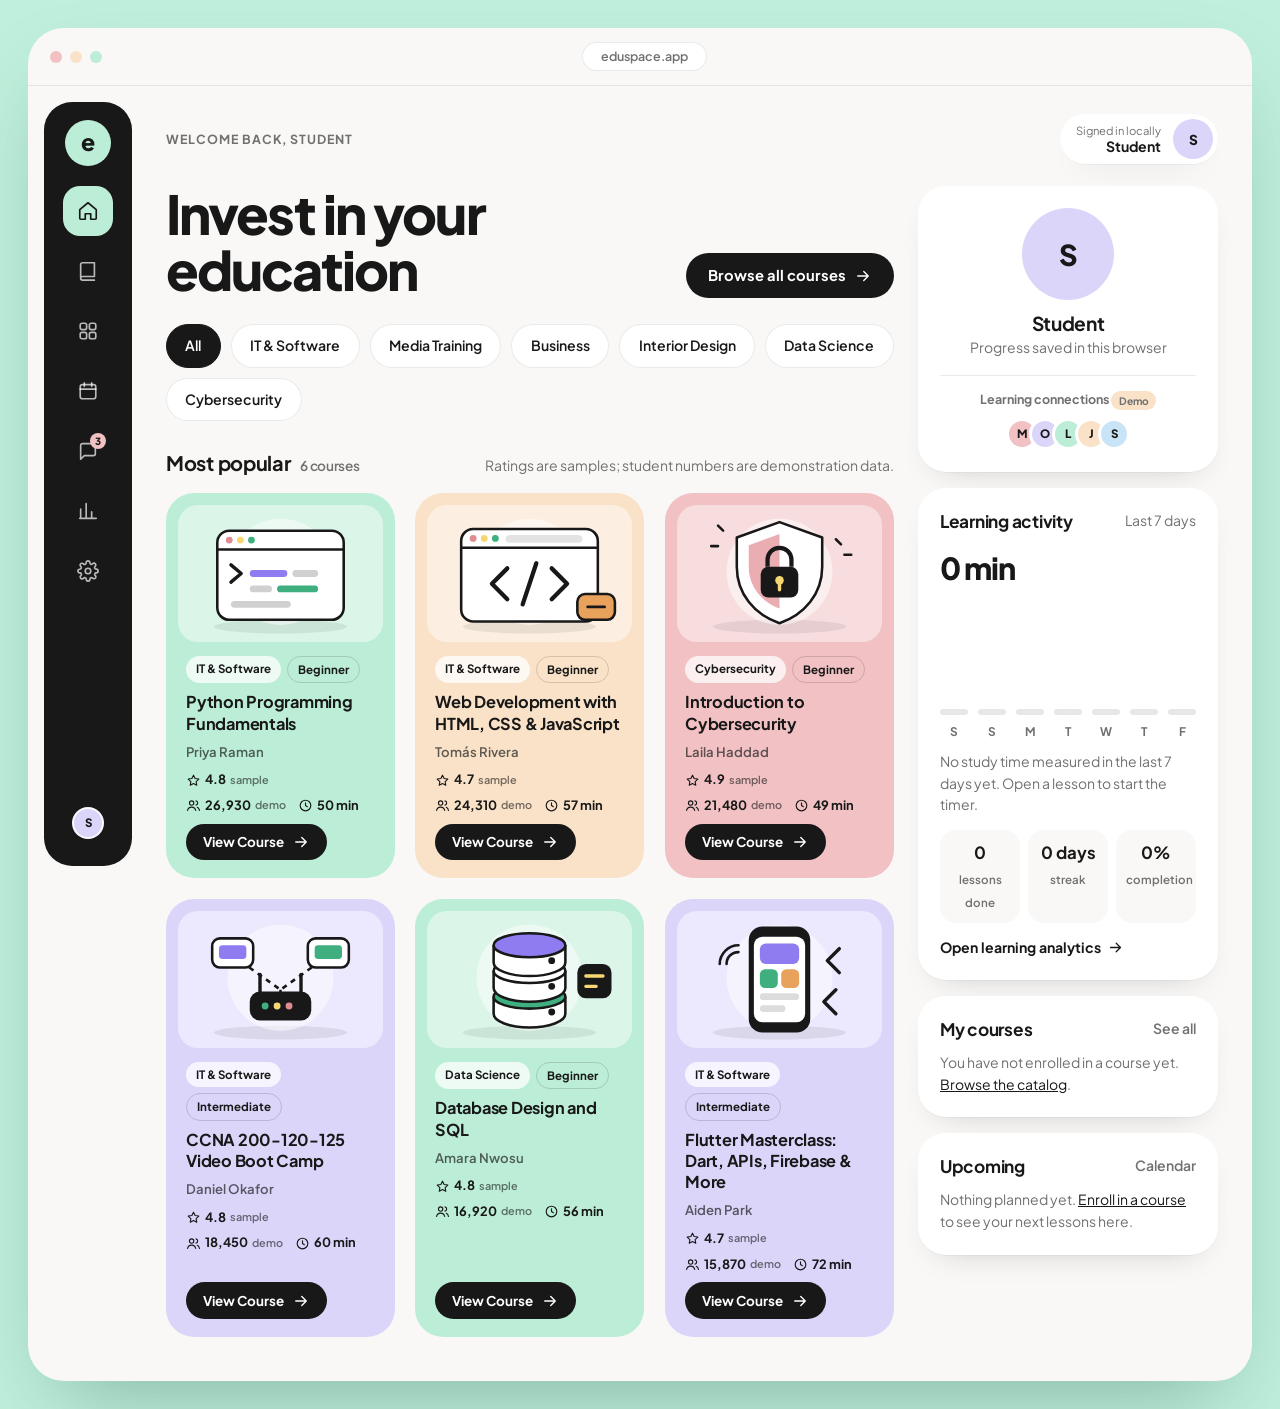
<file: index.html>
<!DOCTYPE html>
<!--
  ============================================================
  FILE: index.html
  ============================================================
  1. PURPOSE: Home dashboard: category filters, most popular courses and the student's learning panel.
  2. MAIN FUNCTIONALITY: category chips (course_category_selected), popular course grid (course_list_viewed, course_selected), right panel with demo connections, weekly measured study chart, My Courses and upcoming activities.
  3. IMPORTANT SECTIONS: browser-style window > sidebar (shared) > top bar
     (shared) > <main> (this page) > Messages dialog, consent banner,
     toast (shared) > scripts.
  4. DEPENDENCIES: assets/css/style.css, animations.css, responsive.css;
     scripts (all "defer", run in this order): config.js -> course-data.js
     -> analytics.js -> progress.js -> main.js -> courses.js -> lessons.js
     -> quizzes.js -> dashboard.js -> account.js. Font: Plus Jakarta Sans.
  5. HOW TO CUSTOMIZE: page text is here; courses, lessons and quizzes are
     in assets/js/course-data.js; settings in assets/js/config.js. Every
     button is described in a comment and in BUTTON_GUIDE.md.
  6. HOW ANALYTICS IS INTEGRATED: see "GA4 AND GTM INTEGRATION SECTION"
     below and the noscript slot right after <body>. GTM is inserted by
     assets/js/analytics.js only with a real ID and the student's consent.
  ============================================================
-->
<html lang="en">
<head>
  <meta charset="utf-8">
  <meta name="viewport" content="width=device-width, initial-scale=1">
  <title>EduSpace | Invest in your education</title>
  <meta name="description" content="EduSpace - demonstration online learning platform with courses, lessons, quizzes and progress tracking.">

  <!-- ==========================================
       GA4 AND GTM INTEGRATION SECTION
       ==========================================
       Google Tag Manager is NOT pasted here as a static snippet. It is
       inserted by assets/js/analytics.js -> loadGoogleTagManager() so that
       it loads only when:
         1. SITE_CONFIG.analytics.gtmContainerId (config.js) is a real ID
            instead of the placeholder GTM-XXXXXXX, and
         2. the student clicked "Accept" (or allowed analytics in Settings).
       GA4 (G-XXXXXXXXXX) is configured INSIDE GTM with a Google tag, so
       there is no gtag.js here and GA4 cannot be counted twice.
       Page views: one per page load (home), sent by the GA4 Google tag.
       ========================================== -->

  <link rel="preconnect" href="https://fonts.googleapis.com">
  <link rel="preconnect" href="https://fonts.gstatic.com" crossorigin>
  <link href="https://fonts.googleapis.com/css2?family=Plus+Jakarta+Sans:wght@400;500;600;700;800&display=swap" rel="stylesheet">
  <link rel="stylesheet" href="assets/css/style.css">
  <link rel="stylesheet" href="assets/css/animations.css">
  <link rel="stylesheet" href="assets/css/responsive.css">
  <link rel="icon" href="assets/images/favicon.svg" type="image/svg+xml">
  <script src="assets/js/config.js" defer></script>
  <script src="assets/js/course-data.js" defer></script>
  <script src="assets/js/analytics.js" defer></script>
  <script src="assets/js/progress.js" defer></script>
  <script src="assets/js/main.js" defer></script>
  <script src="assets/js/courses.js" defer></script>
  <script src="assets/js/lessons.js" defer></script>
  <script src="assets/js/quizzes.js" defer></script>
  <script src="assets/js/dashboard.js" defer></script>
  <script src="assets/js/account.js" defer></script>
</head>
<body data-page="home">
  <!-- GTM NOSCRIPT SLOT (Google Tag Manager, for visitors without JavaScript).
       After you have a real container ID, you MAY replace this comment with:
       <noscript><iframe src="https://www.googletagmanager.com/ns.html?id=GTM-XXXXXXX"
       height="0" width="0" style="display:none;visibility:hidden"></iframe></noscript>
       Note: it bypasses the consent banner, so only add it if your consent
       rules allow that. -->
  <a class="skip-link" href="#main">Skip to content</a>
  <svg width="0" height="0" style="position:absolute" aria-hidden="true" focusable="false"><symbol id="i-home" viewBox="0 0 24 24"><path d="M3 10.5 12 3l9 7.5V20a1 1 0 0 1-1 1h-5v-6h-6v6H4a1 1 0 0 1-1-1z"/></symbol><symbol id="i-book" viewBox="0 0 24 24"><path d="M4 19.5V5a2 2 0 0 1 2-2h13v15H6a2 2 0 0 0-2 2 2 2 0 0 0 2 2h13"/></symbol><symbol id="i-grid" viewBox="0 0 24 24"><rect x="3.5" y="3.5" width="7" height="7" rx="2"/><rect x="13.5" y="3.5" width="7" height="7" rx="2"/><rect x="3.5" y="13.5" width="7" height="7" rx="2"/><rect x="13.5" y="13.5" width="7" height="7" rx="2"/></symbol><symbol id="i-calendar" viewBox="0 0 24 24"><rect x="3.5" y="5" width="17" height="15.5" rx="2.5"/><path d="M3.5 10h17M8 3v4M16 3v4"/></symbol><symbol id="i-message" viewBox="0 0 24 24"><path d="M20 15a2 2 0 0 1-2 2H8l-4 4V6a2 2 0 0 1 2-2h12a2 2 0 0 1 2 2z"/></symbol><symbol id="i-chart" viewBox="0 0 24 24"><path d="M4 20V10M10 20V4M16 20v-7M21 20H3"/></symbol><symbol id="i-settings" viewBox="0 0 24 24"><circle cx="12" cy="12" r="3"/><path d="M19.4 15a1.7 1.7 0 0 0 .3 1.8l.1.1a2 2 0 1 1-2.8 2.8l-.1-.1a1.7 1.7 0 0 0-1.8-.3 1.7 1.7 0 0 0-1 1.5V21a2 2 0 1 1-4 0v-.1a1.7 1.7 0 0 0-1.1-1.5 1.7 1.7 0 0 0-1.8.3l-.1.1a2 2 0 1 1-2.8-2.8l.1-.1a1.7 1.7 0 0 0 .3-1.8 1.7 1.7 0 0 0-1.5-1H3a2 2 0 1 1 0-4h.1a1.7 1.7 0 0 0 1.5-1.1 1.7 1.7 0 0 0-.3-1.8l-.1-.1a2 2 0 1 1 2.8-2.8l.1.1a1.7 1.7 0 0 0 1.8.3H9a1.7 1.7 0 0 0 1-1.5V3a2 2 0 1 1 4 0v.1a1.7 1.7 0 0 0 1 1.5 1.7 1.7 0 0 0 1.8-.3l.1-.1a2 2 0 1 1 2.8 2.8l-.1.1a1.7 1.7 0 0 0-.3 1.8V9a1.7 1.7 0 0 0 1.5 1H21a2 2 0 1 1 0 4h-.1a1.7 1.7 0 0 0-1.5 1z"/></symbol><symbol id="i-user" viewBox="0 0 24 24"><circle cx="12" cy="8" r="4"/><path d="M4 21c.8-4 3.9-6 8-6s7.2 2 8 6"/></symbol><symbol id="i-users" viewBox="0 0 24 24"><circle cx="9" cy="8" r="3.5"/><path d="M2.5 20c.6-3.5 3-5.5 6.5-5.5s5.9 2 6.5 5.5M16 4.6a3.5 3.5 0 0 1 0 6.8M18 14.8c2 .7 3.2 2.5 3.5 5.2"/></symbol><symbol id="i-star" viewBox="0 0 24 24"><path d="M12 3.5l2.6 5.3 5.9.9-4.3 4.1 1 5.8L12 16.9l-5.2 2.7 1-5.8-4.3-4.1 5.9-.9z"/></symbol><symbol id="i-clock" viewBox="0 0 24 24"><circle cx="12" cy="12" r="8.5"/><path d="M12 7.5V12l3 2"/></symbol><symbol id="i-arrow" viewBox="0 0 24 24"><path d="M5 12h14M13 6l6 6-6 6"/></symbol><symbol id="i-arrow-left" viewBox="0 0 24 24"><path d="M19 12H5M11 6l-6 6 6 6"/></symbol><symbol id="i-plus" viewBox="0 0 24 24"><path d="M12 5v14M5 12h14"/></symbol><symbol id="i-check" viewBox="0 0 24 24"><path d="M5 12.5l4.5 4.5L19 7.5"/></symbol><symbol id="i-circle" viewBox="0 0 24 24"><circle cx="12" cy="12" r="8"/></symbol><symbol id="i-quiz" viewBox="0 0 24 24"><circle cx="12" cy="12" r="9"/><path d="M9.5 9.5a2.5 2.5 0 1 1 3.4 2.3c-.6.3-.9.8-.9 1.4v.6M12 17h.01"/></symbol><symbol id="i-play" viewBox="0 0 24 24"><path d="M7 4.5v15l12-7.5z"/></symbol><symbol id="i-text" viewBox="0 0 24 24"><path d="M4 6h16M4 12h16M4 18h10"/></symbol><symbol id="i-pencil" viewBox="0 0 24 24"><path d="M16.5 3.5a2.1 2.1 0 0 1 3 3L8 18l-4 1 1-4z"/></symbol><symbol id="i-award" viewBox="0 0 24 24"><circle cx="12" cy="9" r="6"/><path d="M8.5 14 7 22l5-3 5 3-1.5-8"/></symbol><symbol id="i-x" viewBox="0 0 24 24"><path d="M6 6l12 12M18 6 6 18"/></symbol><symbol id="i-refresh" viewBox="0 0 24 24"><path d="M20 11a8 8 0 0 0-14.6-4.5L4 8M4 4v4h4M4 13a8 8 0 0 0 14.6 4.5L20 16M20 20v-4h-4"/></symbol><symbol id="i-flame" viewBox="0 0 24 24"><path d="M12 21c-3.6 0-6-2.4-6-5.6 0-3.6 3-5.4 3.6-9.4 2.6 1.6 3.4 3.8 3.2 5.6 1-.6 1.7-1.7 1.9-2.9 1.9 1.6 3.3 3.8 3.3 6.7C18 18.6 15.6 21 12 21z"/></symbol><symbol id="i-menu" viewBox="0 0 24 24"><path d="M4 7h16M4 12h16M4 17h16"/></symbol><symbol id="i-search" viewBox="0 0 24 24"><circle cx="11" cy="11" r="7"/><path d="m20 20-3.5-3.5"/></symbol><symbol id="i-chevron-left" viewBox="0 0 24 24"><path d="M15 5l-7 7 7 7"/></symbol><symbol id="i-chevron-right" viewBox="0 0 24 24"><path d="M9 5l7 7-7 7"/></symbol><symbol id="i-download" viewBox="0 0 24 24"><path d="M12 4v11M7 10l5 5 5-5M5 20h14"/></symbol><symbol id="i-trash" viewBox="0 0 24 24"><path d="M4 7h16M9 7V4h6v3M6 7l1 13h10l1-13"/></symbol><symbol id="i-sparkle" viewBox="0 0 24 24"><path d="M12 3l1.8 5.2L19 10l-5.2 1.8L12 17l-1.8-5.2L5 10l5.2-1.8zM19 16l.8 2.2L22 19l-2.2.8L19 22l-.8-2.2L16 19l2.2-.8z"/></symbol><symbol id="i-shield" viewBox="0 0 24 24"><path d="M12 3 4.5 6v5.5c0 4.7 3.2 8.4 7.5 9.5 4.3-1.1 7.5-4.8 7.5-9.5V6z"/></symbol></svg>
  <!-- APP WINDOW: the floating, browser-style container of the reference design. -->
  <div class="app">
    <div class="app__chrome" aria-hidden="true"><span></span><span></span><span></span><p>eduspace.app</p></div>
    <div class="app__frame">
  <!-- SIDEBAR: compact black navigation. On screens under 860 px it becomes an animated drawer
       (setSidebarOpen() in main.js). Tooltips are CSS-only (data-tooltip) and also appear on keyboard focus. -->
  <aside class="sidebar" id="sidebar" aria-label="Main navigation">
    <a class="sidebar__logo" href="index.html" aria-label="EduSpace home" data-tooltip="EduSpace home"><span class="logo-mark" aria-hidden="true">e</span><span class="nav-item__label">EduSpace</span></a>
    <!-- BUTTON: close drawer (small screens only). Analytics: none. -->
    <button type="button" class="sidebar__close icon-btn" id="sidebar-close" aria-label="Close menu"><svg class="icon" aria-hidden="true"><use href="#i-x"></use></svg></button>
    <ul class="sidebar__list">
      <!-- LINK: Home -> index.html. Analytics: page_view of that page (GA4 Google tag in GTM). -->
      <li><a class="nav-item" href="index.html" data-nav="home" data-tooltip="Home: popular courses and your learning summary" aria-label="Home"><svg class="icon" aria-hidden="true"><use href="#i-home"></use></svg><span class="nav-item__label">Home</span></a></li>
      <!-- LINK: My Courses -> catalog.html?mine=1. Analytics: page_view of that page (GA4 Google tag in GTM). -->
      <li><a class="nav-item" href="catalog.html?mine=1" data-nav="my-courses" data-tooltip="My Courses: only the courses you enrolled in" aria-label="My Courses"><svg class="icon" aria-hidden="true"><use href="#i-book"></use></svg><span class="nav-item__label">My Courses</span></a></li>
      <!-- LINK: Course Catalog -> catalog.html. Analytics: page_view of that page (GA4 Google tag in GTM). -->
      <li><a class="nav-item" href="catalog.html" data-nav="catalog" data-tooltip="Course Catalog: search and filter all courses" aria-label="Course Catalog"><svg class="icon" aria-hidden="true"><use href="#i-grid"></use></svg><span class="nav-item__label">Course Catalog</span></a></li>
      <!-- LINK: Learning Calendar -> dashboard.html#calendar. Analytics: page_view of that page (GA4 Google tag in GTM). -->
      <li><a class="nav-item" href="dashboard.html#calendar" data-nav="calendar" data-tooltip="Learning Calendar: study days and planned sessions" aria-label="Learning Calendar"><svg class="icon" aria-hidden="true"><use href="#i-calendar"></use></svg><span class="nav-item__label">Learning Calendar</span></a></li>
      <!-- BUTTON: Messages - opens the demonstration inbox (openMessages() in main.js). Analytics: none. -->
      <li><button type="button" class="nav-item" id="messages-btn" data-tooltip="Messages: demonstration inbox" aria-label="Messages"><svg class="icon" aria-hidden="true"><use href="#i-message"></use></svg><span class="nav-item__label">Messages</span><span class="nav-item__badge" aria-hidden="true">3</span></button></li>
      <!-- LINK: Learning Analytics -> dashboard.html. Analytics: page_view of that page (GA4 Google tag in GTM). -->
      <li><a class="nav-item" href="dashboard.html" data-nav="dashboard" data-tooltip="Learning Analytics: your progress, study time and quiz results" aria-label="Learning Analytics"><svg class="icon" aria-hidden="true"><use href="#i-chart"></use></svg><span class="nav-item__label">Learning Analytics</span></a></li>
      <!-- LINK: Settings -> settings.html. Analytics: page_view of that page (GA4 Google tag in GTM). -->
      <li><a class="nav-item" href="settings.html" data-nav="settings" data-tooltip="Settings: motion, analytics consent and your data" aria-label="Settings"><svg class="icon" aria-hidden="true"><use href="#i-settings"></use></svg><span class="nav-item__label">Settings</span></a></li>
    </ul>
    <!-- LINK: Student Profile -> profile.html. Analytics: page_view. -->
    <a class="sidebar__profile nav-item" href="profile.html" data-nav="profile" data-tooltip="Student Profile: name, goal, completion record and notes" aria-label="Student Profile">
      <span class="avatar avatar--sm" data-student-avatar>S</span><span class="nav-item__label">Student Profile</span>
    </a>
  </aside>
  <div class="sidebar-overlay" id="sidebar-overlay" aria-hidden="true"></div>
  <div class="app__body">
    <!-- TOP BAR: menu button (small screens), page title, sample-data badge, student chip. -->
    <header class="topbar">
      <!-- BUTTON: open the navigation drawer (setSidebarOpen in main.js). Analytics: none. -->
      <button type="button" class="icon-btn topbar__menu" id="menu-toggle" aria-label="Open menu" aria-controls="sidebar" aria-expanded="false"><svg class="icon" aria-hidden="true"><use href="#i-menu"></use></svg></button>
      <div class="topbar__title"><p class="eyebrow">Welcome back, <span data-student-name>Student</span></p></div>
      <span class="badge badge--sample" data-sample-badge hidden data-tooltip="Loaded from Settings. These numbers were not measured."><svg class="icon" aria-hidden="true"><use href="#i-sparkle"></use></svg>Sample data</span>
      <!-- LINK: student chip -> profile.html. Analytics: page_view. -->
      <a class="student-chip" href="profile.html" aria-label="Open your profile">
        <span class="student-chip__text"><small>Signed in locally</small><strong data-student-name>Student</strong></span>
        <span class="avatar" data-student-avatar>S</span>
      </a>
    </header>
    <main class="home" id="main">
      <section class="home__main" aria-labelledby="home-title">
        <div class="home__intro">
          <h1 id="home-title" class="display">Invest in your<br>education</h1>
          <!-- LINK: Browse all courses -> catalog.html. Analytics: page_view + course_list_viewed there. -->
          <a class="btn btn--dark" href="catalog.html">Browse all courses <svg class="icon" aria-hidden="true"><use href="#i-arrow"></use></svg></a>
        </div>
        <!-- CATEGORY CHIPS: rendered by renderCategoryChips() in courses.js.
             Each chip -> handleCategorySelection() -> event course_category_selected (only when the category changes). -->
        <div class="chips" id="home-chips" role="group" aria-label="Filter courses by category"></div>
        <div class="section-head">
          <h2>Most popular <span class="count" id="popular-count"></span></h2>
          <p class="muted small">Ratings are samples; student numbers are demonstration data.</p>
        </div>
        <!-- POPULAR GRID: course cards from renderCourseCard(). "View Course" -> course_selected. -->
        <div class="course-grid" id="popular-grid" aria-live="polite"></div>
      </section>

      <!-- RIGHT PANEL: filled by renderSidePanel() in dashboard.js from saved progress. No events. -->
      <aside class="side-panel" id="side-panel" aria-label="Your learning summary">
        <div class="panel profile-card">
          <span class="avatar avatar--xl" data-student-avatar>S</span>
          <h2 data-student-name>Student</h2>
          <p class="muted small">Progress saved in this browser</p>
          <div class="connections">
            <p class="label">Learning connections <span class="tag tag--tiny">Demo</span></p>
            <ul class="avatar-stack" id="panel-connections"></ul>
          </div>
        </div>
        <div class="panel">
          <div class="panel__head"><h2>Learning activity</h2><span class="muted small">Last 7 days</span></div>
          <p class="big-number" id="panel-week-total">0 min</p>
          <div class="chart chart--sm" id="panel-chart"></div>
          <p class="muted small" id="panel-chart-note"></p>
          <ul class="mini-stats">
            <li><strong id="panel-stat-lessons">0</strong><span>lessons done</span></li>
            <li><strong id="panel-stat-streak">0 days</strong><span>streak</span></li>
            <li><strong id="panel-stat-progress">0%</strong><span>completion</span></li>
          </ul>
          <!-- LINK: Open learning analytics -> dashboard.html. Analytics: page_view + learning_dashboard_viewed. -->
          <a class="link-arrow" href="dashboard.html">Open learning analytics <svg class="icon" aria-hidden="true"><use href="#i-arrow"></use></svg></a>
        </div>
        <div class="panel">
          <div class="panel__head"><h2>My courses</h2><a class="muted small" href="catalog.html?mine=1">See all</a></div>
          <ul class="mini-courses" id="panel-courses"></ul>
        </div>
        <div class="panel">
          <div class="panel__head"><h2>Upcoming</h2><a class="muted small" href="dashboard.html#calendar">Calendar</a></div>
          <ul class="upcoming" id="panel-upcoming"></ul>
        </div>
      </aside>
    </main>
  </div>
    </div>
  </div>

  <!-- MESSAGES DIALOG (demonstration inbox, filled by openMessages() in main.js). Analytics: none. -->
  <dialog class="dialog" id="messages-dialog" aria-labelledby="messages-title">
    <div class="dialog__head">
      <h2 id="messages-title">Messages</h2>
      <!-- BUTTON: close the dialog. Analytics: none. -->
      <button type="button" class="icon-btn" data-close-dialog aria-label="Close messages"><svg class="icon" aria-hidden="true"><use href="#i-x"></use></svg></button>
    </div>
    <p class="muted small">Demonstration messages. Nothing is sent or received on this platform.</p>
    <ul class="messages" id="messages-list"></ul>
    <form class="message-reply" onsubmit="return false">
      <label class="visually-hidden" for="reply-input">Reply</label>
      <input id="reply-input" type="text" placeholder="Replying is disabled in demo mode" disabled>
      <button type="button" class="btn btn--dark btn--sm" disabled>Send</button>
    </form>
  </dialog>

  <!-- CONSENT BANNER: shown only when a real GTM ID is set and no choice was made yet (analytics.js). -->
  <div class="consent" id="consent-banner" role="region" aria-label="Analytics consent" hidden>
    <p>We would like to measure how the platform is used with Google Analytics (anonymous course and lesson ids only, no names or answers). <a href="settings.html">Settings</a></p>
    <div class="btn-row">
      <!-- BUTTON: Decline -> handleConsentChoice("denied"). GTM never loads. -->
      <button type="button" class="btn btn--light btn--sm" id="consent-decline-btn">Decline</button>
      <!-- BUTTON: Accept -> handleConsentChoice("granted"). GTM loads; GA4 sends page_view. -->
      <button type="button" class="btn btn--dark btn--sm" id="consent-accept-btn">Accept</button>
    </div>
  </div>

  <div class="toast" id="toast" role="status" aria-live="polite"></div>
</body>
</html>
</file>
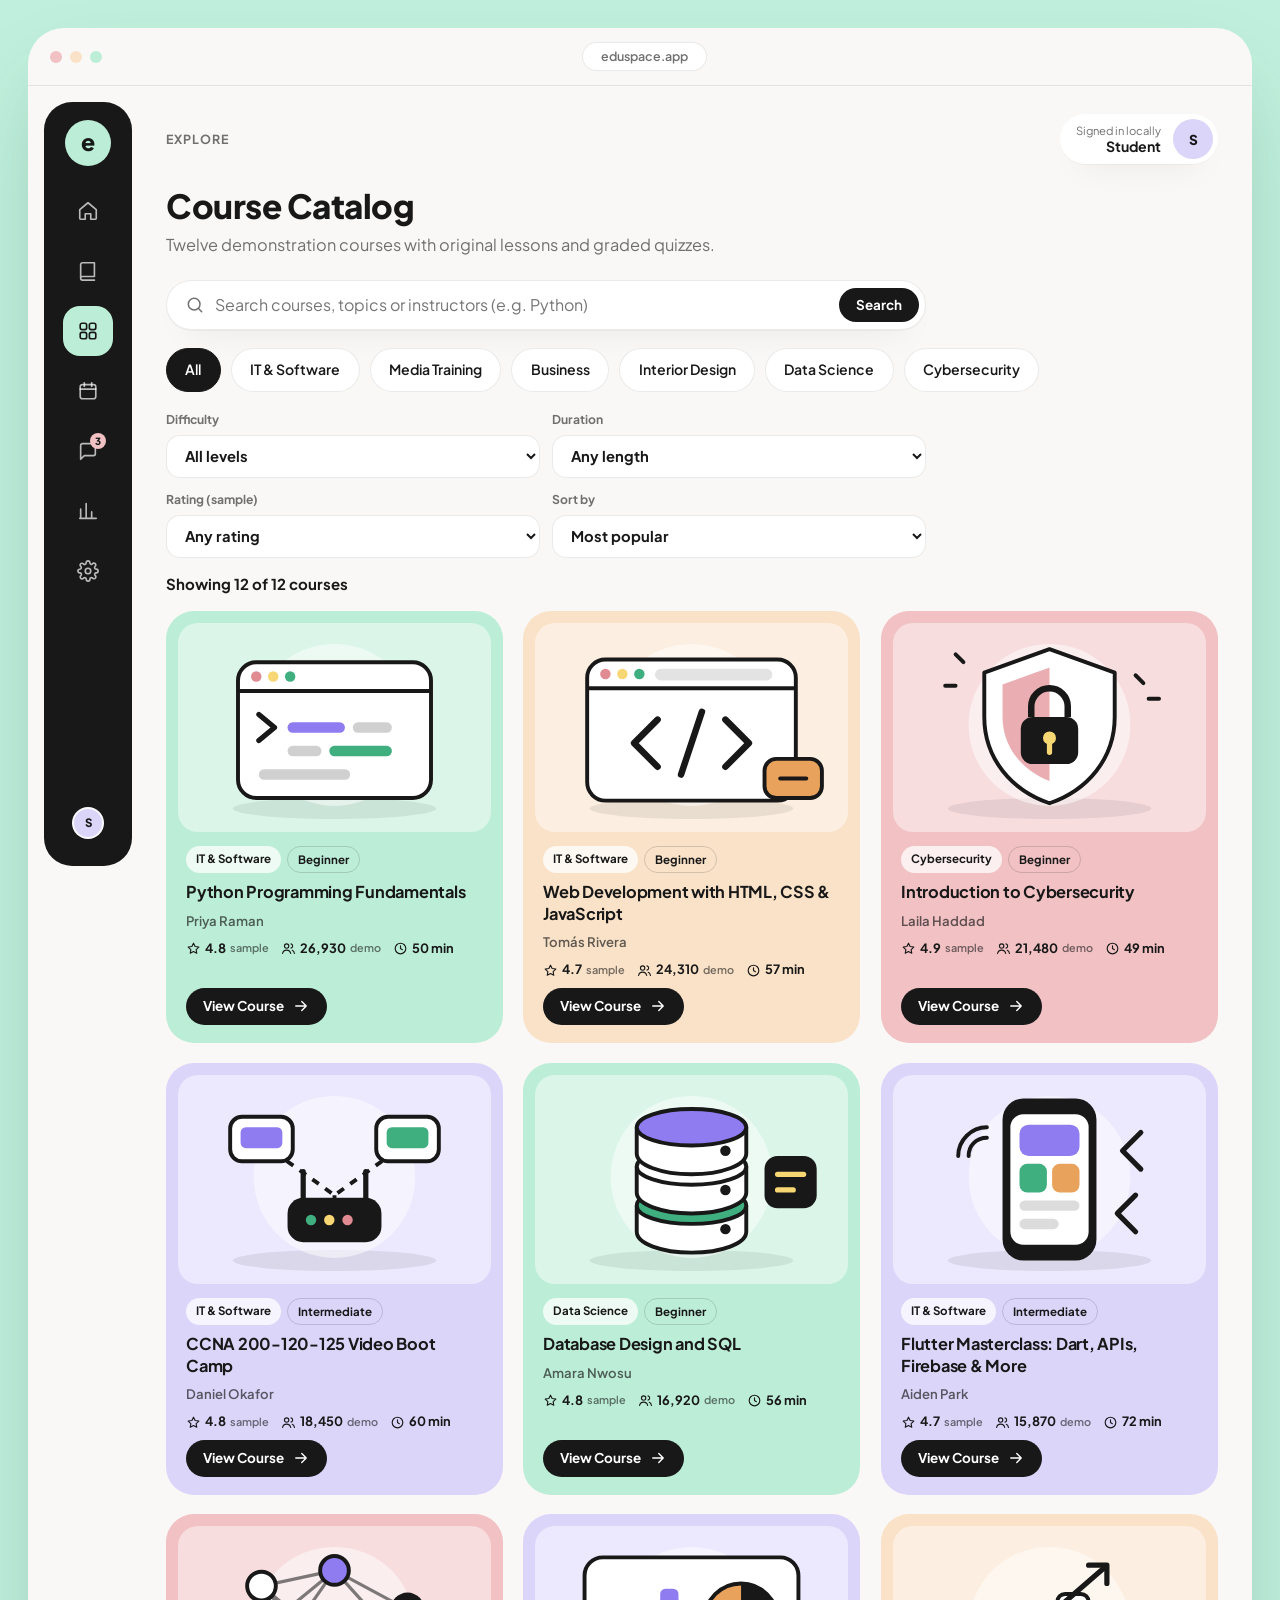
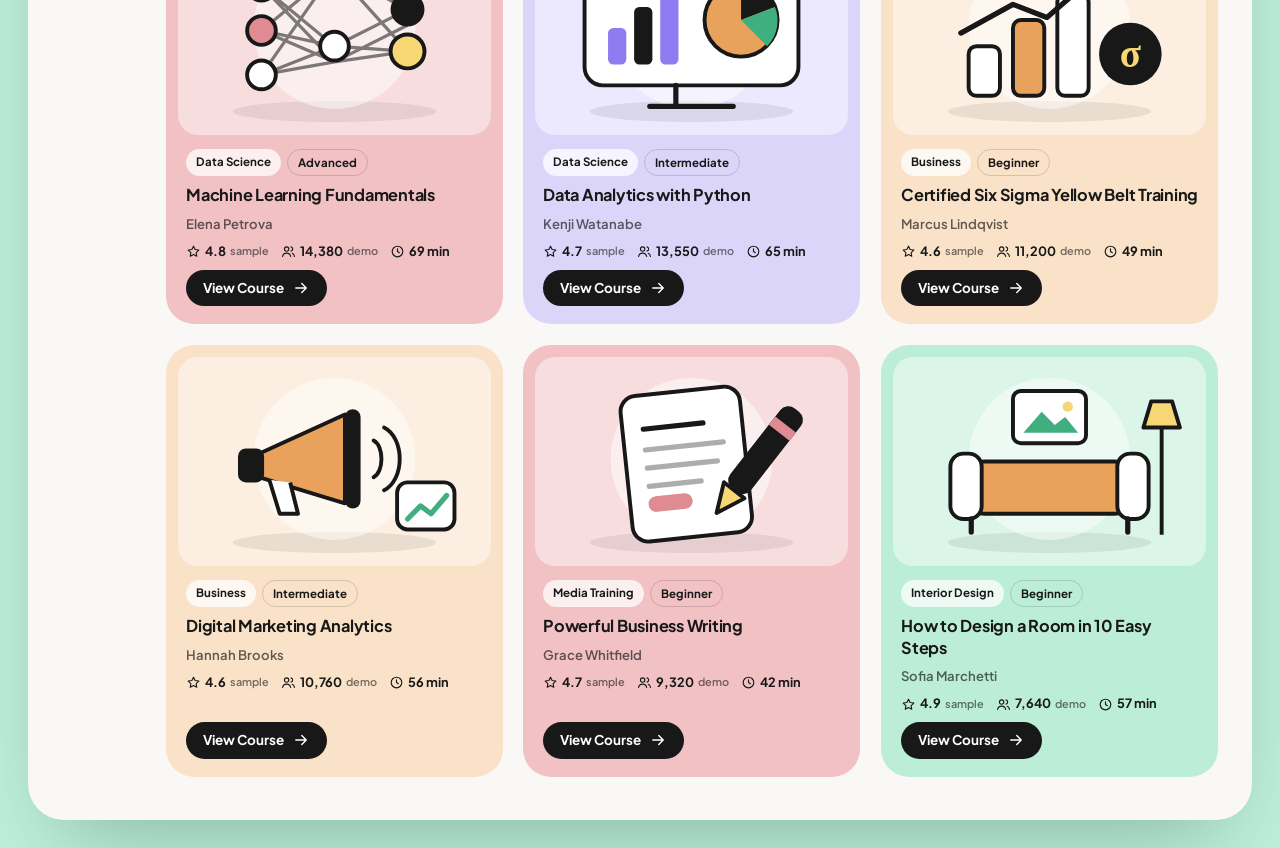
<file: catalog.html>
<!DOCTYPE html>
<!--
  ============================================================
  FILE: catalog.html
  ============================================================
  1. PURPOSE: Full course catalog with search, filters, sorting and a result count. ?mine=1 shows only enrolled courses (My Courses).
  2. MAIN FUNCTIONALITY: search form (search), category chips (course_category_selected), difficulty / duration / rating filters and sort (no events), course grid (course_list_viewed once, course_selected).
  3. IMPORTANT SECTIONS: browser-style window > sidebar (shared) > top bar
     (shared) > <main> (this page) > Messages dialog, consent banner,
     toast (shared) > scripts.
  4. DEPENDENCIES: assets/css/style.css, animations.css, responsive.css;
     scripts (all "defer", run in this order): config.js -> course-data.js
     -> analytics.js -> progress.js -> main.js -> courses.js -> lessons.js
     -> quizzes.js -> dashboard.js -> account.js. Font: Plus Jakarta Sans.
  5. HOW TO CUSTOMIZE: page text is here; courses, lessons and quizzes are
     in assets/js/course-data.js; settings in assets/js/config.js. Every
     button is described in a comment and in BUTTON_GUIDE.md.
  6. HOW ANALYTICS IS INTEGRATED: see "GA4 AND GTM INTEGRATION SECTION"
     below and the noscript slot right after <body>. GTM is inserted by
     assets/js/analytics.js only with a real ID and the student's consent.
  ============================================================
-->
<html lang="en">
<head>
  <meta charset="utf-8">
  <meta name="viewport" content="width=device-width, initial-scale=1">
  <title>Course Catalog | EduSpace</title>
  <meta name="description" content="EduSpace - demonstration online learning platform with courses, lessons, quizzes and progress tracking.">

  <!-- ==========================================
       GA4 AND GTM INTEGRATION SECTION
       ==========================================
       Google Tag Manager is NOT pasted here as a static snippet. It is
       inserted by assets/js/analytics.js -> loadGoogleTagManager() so that
       it loads only when:
         1. SITE_CONFIG.analytics.gtmContainerId (config.js) is a real ID
            instead of the placeholder GTM-XXXXXXX, and
         2. the student clicked "Accept" (or allowed analytics in Settings).
       GA4 (G-XXXXXXXXXX) is configured INSIDE GTM with a Google tag, so
       there is no gtag.js here and GA4 cannot be counted twice.
       Page views: one per page load (catalog), sent by the GA4 Google tag.
       ========================================== -->

  <link rel="preconnect" href="https://fonts.googleapis.com">
  <link rel="preconnect" href="https://fonts.gstatic.com" crossorigin>
  <link href="https://fonts.googleapis.com/css2?family=Plus+Jakarta+Sans:wght@400;500;600;700;800&display=swap" rel="stylesheet">
  <link rel="stylesheet" href="assets/css/style.css">
  <link rel="stylesheet" href="assets/css/animations.css">
  <link rel="stylesheet" href="assets/css/responsive.css">
  <link rel="icon" href="assets/images/favicon.svg" type="image/svg+xml">
  <script src="assets/js/config.js" defer></script>
  <script src="assets/js/course-data.js" defer></script>
  <script src="assets/js/analytics.js" defer></script>
  <script src="assets/js/progress.js" defer></script>
  <script src="assets/js/main.js" defer></script>
  <script src="assets/js/courses.js" defer></script>
  <script src="assets/js/lessons.js" defer></script>
  <script src="assets/js/quizzes.js" defer></script>
  <script src="assets/js/dashboard.js" defer></script>
  <script src="assets/js/account.js" defer></script>
</head>
<body data-page="catalog">
  <!-- GTM NOSCRIPT SLOT (Google Tag Manager, for visitors without JavaScript).
       After you have a real container ID, you MAY replace this comment with:
       <noscript><iframe src="https://www.googletagmanager.com/ns.html?id=GTM-XXXXXXX"
       height="0" width="0" style="display:none;visibility:hidden"></iframe></noscript>
       Note: it bypasses the consent banner, so only add it if your consent
       rules allow that. -->
  <a class="skip-link" href="#main">Skip to content</a>
  <svg width="0" height="0" style="position:absolute" aria-hidden="true" focusable="false"><symbol id="i-home" viewBox="0 0 24 24"><path d="M3 10.5 12 3l9 7.5V20a1 1 0 0 1-1 1h-5v-6h-6v6H4a1 1 0 0 1-1-1z"/></symbol><symbol id="i-book" viewBox="0 0 24 24"><path d="M4 19.5V5a2 2 0 0 1 2-2h13v15H6a2 2 0 0 0-2 2 2 2 0 0 0 2 2h13"/></symbol><symbol id="i-grid" viewBox="0 0 24 24"><rect x="3.5" y="3.5" width="7" height="7" rx="2"/><rect x="13.5" y="3.5" width="7" height="7" rx="2"/><rect x="3.5" y="13.5" width="7" height="7" rx="2"/><rect x="13.5" y="13.5" width="7" height="7" rx="2"/></symbol><symbol id="i-calendar" viewBox="0 0 24 24"><rect x="3.5" y="5" width="17" height="15.5" rx="2.5"/><path d="M3.5 10h17M8 3v4M16 3v4"/></symbol><symbol id="i-message" viewBox="0 0 24 24"><path d="M20 15a2 2 0 0 1-2 2H8l-4 4V6a2 2 0 0 1 2-2h12a2 2 0 0 1 2 2z"/></symbol><symbol id="i-chart" viewBox="0 0 24 24"><path d="M4 20V10M10 20V4M16 20v-7M21 20H3"/></symbol><symbol id="i-settings" viewBox="0 0 24 24"><circle cx="12" cy="12" r="3"/><path d="M19.4 15a1.7 1.7 0 0 0 .3 1.8l.1.1a2 2 0 1 1-2.8 2.8l-.1-.1a1.7 1.7 0 0 0-1.8-.3 1.7 1.7 0 0 0-1 1.5V21a2 2 0 1 1-4 0v-.1a1.7 1.7 0 0 0-1.1-1.5 1.7 1.7 0 0 0-1.8.3l-.1.1a2 2 0 1 1-2.8-2.8l.1-.1a1.7 1.7 0 0 0 .3-1.8 1.7 1.7 0 0 0-1.5-1H3a2 2 0 1 1 0-4h.1a1.7 1.7 0 0 0 1.5-1.1 1.7 1.7 0 0 0-.3-1.8l-.1-.1a2 2 0 1 1 2.8-2.8l.1.1a1.7 1.7 0 0 0 1.8.3H9a1.7 1.7 0 0 0 1-1.5V3a2 2 0 1 1 4 0v.1a1.7 1.7 0 0 0 1 1.5 1.7 1.7 0 0 0 1.8-.3l.1-.1a2 2 0 1 1 2.8 2.8l-.1.1a1.7 1.7 0 0 0-.3 1.8V9a1.7 1.7 0 0 0 1.5 1H21a2 2 0 1 1 0 4h-.1a1.7 1.7 0 0 0-1.5 1z"/></symbol><symbol id="i-user" viewBox="0 0 24 24"><circle cx="12" cy="8" r="4"/><path d="M4 21c.8-4 3.9-6 8-6s7.2 2 8 6"/></symbol><symbol id="i-users" viewBox="0 0 24 24"><circle cx="9" cy="8" r="3.5"/><path d="M2.5 20c.6-3.5 3-5.5 6.5-5.5s5.9 2 6.5 5.5M16 4.6a3.5 3.5 0 0 1 0 6.8M18 14.8c2 .7 3.2 2.5 3.5 5.2"/></symbol><symbol id="i-star" viewBox="0 0 24 24"><path d="M12 3.5l2.6 5.3 5.9.9-4.3 4.1 1 5.8L12 16.9l-5.2 2.7 1-5.8-4.3-4.1 5.9-.9z"/></symbol><symbol id="i-clock" viewBox="0 0 24 24"><circle cx="12" cy="12" r="8.5"/><path d="M12 7.5V12l3 2"/></symbol><symbol id="i-arrow" viewBox="0 0 24 24"><path d="M5 12h14M13 6l6 6-6 6"/></symbol><symbol id="i-arrow-left" viewBox="0 0 24 24"><path d="M19 12H5M11 6l-6 6 6 6"/></symbol><symbol id="i-plus" viewBox="0 0 24 24"><path d="M12 5v14M5 12h14"/></symbol><symbol id="i-check" viewBox="0 0 24 24"><path d="M5 12.5l4.5 4.5L19 7.5"/></symbol><symbol id="i-circle" viewBox="0 0 24 24"><circle cx="12" cy="12" r="8"/></symbol><symbol id="i-quiz" viewBox="0 0 24 24"><circle cx="12" cy="12" r="9"/><path d="M9.5 9.5a2.5 2.5 0 1 1 3.4 2.3c-.6.3-.9.8-.9 1.4v.6M12 17h.01"/></symbol><symbol id="i-play" viewBox="0 0 24 24"><path d="M7 4.5v15l12-7.5z"/></symbol><symbol id="i-text" viewBox="0 0 24 24"><path d="M4 6h16M4 12h16M4 18h10"/></symbol><symbol id="i-pencil" viewBox="0 0 24 24"><path d="M16.5 3.5a2.1 2.1 0 0 1 3 3L8 18l-4 1 1-4z"/></symbol><symbol id="i-award" viewBox="0 0 24 24"><circle cx="12" cy="9" r="6"/><path d="M8.5 14 7 22l5-3 5 3-1.5-8"/></symbol><symbol id="i-x" viewBox="0 0 24 24"><path d="M6 6l12 12M18 6 6 18"/></symbol><symbol id="i-refresh" viewBox="0 0 24 24"><path d="M20 11a8 8 0 0 0-14.6-4.5L4 8M4 4v4h4M4 13a8 8 0 0 0 14.6 4.5L20 16M20 20v-4h-4"/></symbol><symbol id="i-flame" viewBox="0 0 24 24"><path d="M12 21c-3.6 0-6-2.4-6-5.6 0-3.6 3-5.4 3.6-9.4 2.6 1.6 3.4 3.8 3.2 5.6 1-.6 1.7-1.7 1.9-2.9 1.9 1.6 3.3 3.8 3.3 6.7C18 18.6 15.6 21 12 21z"/></symbol><symbol id="i-menu" viewBox="0 0 24 24"><path d="M4 7h16M4 12h16M4 17h16"/></symbol><symbol id="i-search" viewBox="0 0 24 24"><circle cx="11" cy="11" r="7"/><path d="m20 20-3.5-3.5"/></symbol><symbol id="i-chevron-left" viewBox="0 0 24 24"><path d="M15 5l-7 7 7 7"/></symbol><symbol id="i-chevron-right" viewBox="0 0 24 24"><path d="M9 5l7 7-7 7"/></symbol><symbol id="i-download" viewBox="0 0 24 24"><path d="M12 4v11M7 10l5 5 5-5M5 20h14"/></symbol><symbol id="i-trash" viewBox="0 0 24 24"><path d="M4 7h16M9 7V4h6v3M6 7l1 13h10l1-13"/></symbol><symbol id="i-sparkle" viewBox="0 0 24 24"><path d="M12 3l1.8 5.2L19 10l-5.2 1.8L12 17l-1.8-5.2L5 10l5.2-1.8zM19 16l.8 2.2L22 19l-2.2.8L19 22l-.8-2.2L16 19l2.2-.8z"/></symbol><symbol id="i-shield" viewBox="0 0 24 24"><path d="M12 3 4.5 6v5.5c0 4.7 3.2 8.4 7.5 9.5 4.3-1.1 7.5-4.8 7.5-9.5V6z"/></symbol></svg>
  <!-- APP WINDOW: the floating, browser-style container of the reference design. -->
  <div class="app">
    <div class="app__chrome" aria-hidden="true"><span></span><span></span><span></span><p>eduspace.app</p></div>
    <div class="app__frame">
  <!-- SIDEBAR: compact black navigation. On screens under 860 px it becomes an animated drawer
       (setSidebarOpen() in main.js). Tooltips are CSS-only (data-tooltip) and also appear on keyboard focus. -->
  <aside class="sidebar" id="sidebar" aria-label="Main navigation">
    <a class="sidebar__logo" href="index.html" aria-label="EduSpace home" data-tooltip="EduSpace home"><span class="logo-mark" aria-hidden="true">e</span><span class="nav-item__label">EduSpace</span></a>
    <!-- BUTTON: close drawer (small screens only). Analytics: none. -->
    <button type="button" class="sidebar__close icon-btn" id="sidebar-close" aria-label="Close menu"><svg class="icon" aria-hidden="true"><use href="#i-x"></use></svg></button>
    <ul class="sidebar__list">
      <!-- LINK: Home -> index.html. Analytics: page_view of that page (GA4 Google tag in GTM). -->
      <li><a class="nav-item" href="index.html" data-nav="home" data-tooltip="Home: popular courses and your learning summary" aria-label="Home"><svg class="icon" aria-hidden="true"><use href="#i-home"></use></svg><span class="nav-item__label">Home</span></a></li>
      <!-- LINK: My Courses -> catalog.html?mine=1. Analytics: page_view of that page (GA4 Google tag in GTM). -->
      <li><a class="nav-item" href="catalog.html?mine=1" data-nav="my-courses" data-tooltip="My Courses: only the courses you enrolled in" aria-label="My Courses"><svg class="icon" aria-hidden="true"><use href="#i-book"></use></svg><span class="nav-item__label">My Courses</span></a></li>
      <!-- LINK: Course Catalog -> catalog.html. Analytics: page_view of that page (GA4 Google tag in GTM). -->
      <li><a class="nav-item" href="catalog.html" data-nav="catalog" data-tooltip="Course Catalog: search and filter all courses" aria-label="Course Catalog"><svg class="icon" aria-hidden="true"><use href="#i-grid"></use></svg><span class="nav-item__label">Course Catalog</span></a></li>
      <!-- LINK: Learning Calendar -> dashboard.html#calendar. Analytics: page_view of that page (GA4 Google tag in GTM). -->
      <li><a class="nav-item" href="dashboard.html#calendar" data-nav="calendar" data-tooltip="Learning Calendar: study days and planned sessions" aria-label="Learning Calendar"><svg class="icon" aria-hidden="true"><use href="#i-calendar"></use></svg><span class="nav-item__label">Learning Calendar</span></a></li>
      <!-- BUTTON: Messages - opens the demonstration inbox (openMessages() in main.js). Analytics: none. -->
      <li><button type="button" class="nav-item" id="messages-btn" data-tooltip="Messages: demonstration inbox" aria-label="Messages"><svg class="icon" aria-hidden="true"><use href="#i-message"></use></svg><span class="nav-item__label">Messages</span><span class="nav-item__badge" aria-hidden="true">3</span></button></li>
      <!-- LINK: Learning Analytics -> dashboard.html. Analytics: page_view of that page (GA4 Google tag in GTM). -->
      <li><a class="nav-item" href="dashboard.html" data-nav="dashboard" data-tooltip="Learning Analytics: your progress, study time and quiz results" aria-label="Learning Analytics"><svg class="icon" aria-hidden="true"><use href="#i-chart"></use></svg><span class="nav-item__label">Learning Analytics</span></a></li>
      <!-- LINK: Settings -> settings.html. Analytics: page_view of that page (GA4 Google tag in GTM). -->
      <li><a class="nav-item" href="settings.html" data-nav="settings" data-tooltip="Settings: motion, analytics consent and your data" aria-label="Settings"><svg class="icon" aria-hidden="true"><use href="#i-settings"></use></svg><span class="nav-item__label">Settings</span></a></li>
    </ul>
    <!-- LINK: Student Profile -> profile.html. Analytics: page_view. -->
    <a class="sidebar__profile nav-item" href="profile.html" data-nav="profile" data-tooltip="Student Profile: name, goal, completion record and notes" aria-label="Student Profile">
      <span class="avatar avatar--sm" data-student-avatar>S</span><span class="nav-item__label">Student Profile</span>
    </a>
  </aside>
  <div class="sidebar-overlay" id="sidebar-overlay" aria-hidden="true"></div>
  <div class="app__body">
    <!-- TOP BAR: menu button (small screens), page title, sample-data badge, student chip. -->
    <header class="topbar">
      <!-- BUTTON: open the navigation drawer (setSidebarOpen in main.js). Analytics: none. -->
      <button type="button" class="icon-btn topbar__menu" id="menu-toggle" aria-label="Open menu" aria-controls="sidebar" aria-expanded="false"><svg class="icon" aria-hidden="true"><use href="#i-menu"></use></svg></button>
      <div class="topbar__title"><p class="eyebrow">Explore</p></div>
      <span class="badge badge--sample" data-sample-badge hidden data-tooltip="Loaded from Settings. These numbers were not measured."><svg class="icon" aria-hidden="true"><use href="#i-sparkle"></use></svg>Sample data</span>
      <!-- LINK: student chip -> profile.html. Analytics: page_view. -->
      <a class="student-chip" href="profile.html" aria-label="Open your profile">
        <span class="student-chip__text"><small>Signed in locally</small><strong data-student-name>Student</strong></span>
        <span class="avatar" data-student-avatar>S</span>
      </a>
    </header>
    <main class="catalog" id="main">
      <div class="page-head">
        <h1 id="catalog-title">Course Catalog</h1>
        <p class="lead" id="catalog-intro">Twelve demonstration courses with original lessons and graded quizzes.</p>
      </div>
      <!-- SEARCH FORM: submit -> handleSearchSubmit() in courses.js -> event search (only when submitted with text). -->
      <form class="search" id="catalog-search" role="search">
        <label class="visually-hidden" for="catalog-search-input">Search courses</label>
        <svg class="icon" aria-hidden="true"><use href="#i-search"></use></svg>
        <input id="catalog-search-input" type="search" placeholder="Search courses, topics or instructors (e.g. Python)" autocomplete="off" maxlength="80">
        <!-- BUTTON: Search -> handleSearchSubmit(). Analytics: search. -->
        <button type="submit" class="btn btn--dark btn--sm">Search</button>
      </form>
      <div class="chips" id="catalog-chips" role="group" aria-label="Filter by category"></div>
      <!-- FILTERS: every change -> applyCatalogFilters(). Analytics: none (only category and search send events). -->
      <form class="filters" id="catalog-filters">
        <label>Difficulty
          <select name="difficulty"><option value="any">All levels</option><option value="beginner">Beginner</option><option value="intermediate">Intermediate</option><option value="advanced">Advanced</option></select>
        </label>
        <label>Duration
          <select name="duration"><option value="any">Any length</option><option value="short">Under 50 min</option><option value="medium">50 - 60 min</option><option value="long">Over 60 min</option></select>
        </label>
        <label>Rating (sample)
          <select name="rating"><option value="0">Any rating</option><option value="4.5">4.5 and up</option><option value="4.7">4.7 and up</option><option value="4.8">4.8 and up</option></select>
        </label>
        <label>Sort by
          <select name="sort"><option value="popular">Most popular</option><option value="rating">Highest rated</option><option value="newest">Newest</option><option value="shortest">Shortest duration</option><option value="alpha">Alphabetical</option></select>
        </label>
      </form>
      <p class="result-count" id="catalog-count" role="status" aria-live="polite"></p>
      <div class="course-grid course-grid--wide" id="catalog-grid"></div>
    </main>
  </div>
    </div>
  </div>

  <!-- MESSAGES DIALOG (demonstration inbox, filled by openMessages() in main.js). Analytics: none. -->
  <dialog class="dialog" id="messages-dialog" aria-labelledby="messages-title">
    <div class="dialog__head">
      <h2 id="messages-title">Messages</h2>
      <!-- BUTTON: close the dialog. Analytics: none. -->
      <button type="button" class="icon-btn" data-close-dialog aria-label="Close messages"><svg class="icon" aria-hidden="true"><use href="#i-x"></use></svg></button>
    </div>
    <p class="muted small">Demonstration messages. Nothing is sent or received on this platform.</p>
    <ul class="messages" id="messages-list"></ul>
    <form class="message-reply" onsubmit="return false">
      <label class="visually-hidden" for="reply-input">Reply</label>
      <input id="reply-input" type="text" placeholder="Replying is disabled in demo mode" disabled>
      <button type="button" class="btn btn--dark btn--sm" disabled>Send</button>
    </form>
  </dialog>

  <!-- CONSENT BANNER: shown only when a real GTM ID is set and no choice was made yet (analytics.js). -->
  <div class="consent" id="consent-banner" role="region" aria-label="Analytics consent" hidden>
    <p>We would like to measure how the platform is used with Google Analytics (anonymous course and lesson ids only, no names or answers). <a href="settings.html">Settings</a></p>
    <div class="btn-row">
      <!-- BUTTON: Decline -> handleConsentChoice("denied"). GTM never loads. -->
      <button type="button" class="btn btn--light btn--sm" id="consent-decline-btn">Decline</button>
      <!-- BUTTON: Accept -> handleConsentChoice("granted"). GTM loads; GA4 sends page_view. -->
      <button type="button" class="btn btn--dark btn--sm" id="consent-accept-btn">Accept</button>
    </div>
  </div>

  <div class="toast" id="toast" role="status" aria-live="polite"></div>
</body>
</html>
</file>
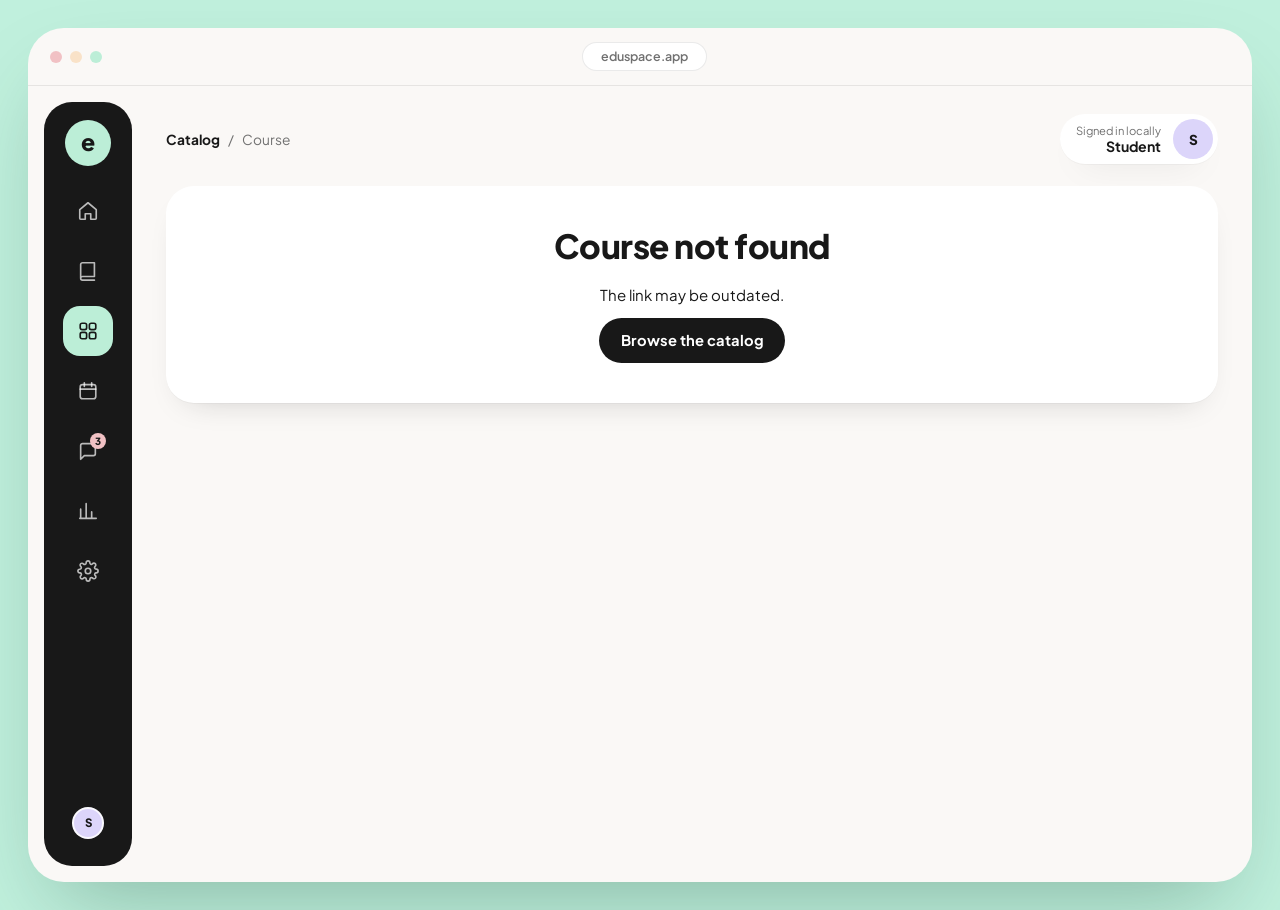
<file: course.html>
<!DOCTYPE html>
<!--
  ============================================================
  FILE: course.html
  ============================================================
  1. PURPOSE: Course details page (course.html?id=<course id>).
  2. MAIN FUNCTIONALITY: description, objectives, prerequisites, module outline, instructor, Enroll (course_enrolled), Start / Continue Learning, quiz link.
  3. IMPORTANT SECTIONS: browser-style window > sidebar (shared) > top bar
     (shared) > <main> (this page) > Messages dialog, consent banner,
     toast (shared) > scripts.
  4. DEPENDENCIES: assets/css/style.css, animations.css, responsive.css;
     scripts (all "defer", run in this order): config.js -> course-data.js
     -> analytics.js -> progress.js -> main.js -> courses.js -> lessons.js
     -> quizzes.js -> dashboard.js -> account.js. Font: Plus Jakarta Sans.
  5. HOW TO CUSTOMIZE: page text is here; courses, lessons and quizzes are
     in assets/js/course-data.js; settings in assets/js/config.js. Every
     button is described in a comment and in BUTTON_GUIDE.md.
  6. HOW ANALYTICS IS INTEGRATED: see "GA4 AND GTM INTEGRATION SECTION"
     below and the noscript slot right after <body>. GTM is inserted by
     assets/js/analytics.js only with a real ID and the student's consent.
  ============================================================
-->
<html lang="en">
<head>
  <meta charset="utf-8">
  <meta name="viewport" content="width=device-width, initial-scale=1">
  <title>Course | EduSpace</title>
  <meta name="description" content="EduSpace - demonstration online learning platform with courses, lessons, quizzes and progress tracking.">

  <!-- ==========================================
       GA4 AND GTM INTEGRATION SECTION
       ==========================================
       Google Tag Manager is NOT pasted here as a static snippet. It is
       inserted by assets/js/analytics.js -> loadGoogleTagManager() so that
       it loads only when:
         1. SITE_CONFIG.analytics.gtmContainerId (config.js) is a real ID
            instead of the placeholder GTM-XXXXXXX, and
         2. the student clicked "Accept" (or allowed analytics in Settings).
       GA4 (G-XXXXXXXXXX) is configured INSIDE GTM with a Google tag, so
       there is no gtag.js here and GA4 cannot be counted twice.
       Page views: one per page load (course), sent by the GA4 Google tag.
       ========================================== -->

  <link rel="preconnect" href="https://fonts.googleapis.com">
  <link rel="preconnect" href="https://fonts.gstatic.com" crossorigin>
  <link href="https://fonts.googleapis.com/css2?family=Plus+Jakarta+Sans:wght@400;500;600;700;800&display=swap" rel="stylesheet">
  <link rel="stylesheet" href="assets/css/style.css">
  <link rel="stylesheet" href="assets/css/animations.css">
  <link rel="stylesheet" href="assets/css/responsive.css">
  <link rel="icon" href="assets/images/favicon.svg" type="image/svg+xml">
  <script src="assets/js/config.js" defer></script>
  <script src="assets/js/course-data.js" defer></script>
  <script src="assets/js/analytics.js" defer></script>
  <script src="assets/js/progress.js" defer></script>
  <script src="assets/js/main.js" defer></script>
  <script src="assets/js/courses.js" defer></script>
  <script src="assets/js/lessons.js" defer></script>
  <script src="assets/js/quizzes.js" defer></script>
  <script src="assets/js/dashboard.js" defer></script>
  <script src="assets/js/account.js" defer></script>
</head>
<body data-page="course">
  <!-- GTM NOSCRIPT SLOT (Google Tag Manager, for visitors without JavaScript).
       After you have a real container ID, you MAY replace this comment with:
       <noscript><iframe src="https://www.googletagmanager.com/ns.html?id=GTM-XXXXXXX"
       height="0" width="0" style="display:none;visibility:hidden"></iframe></noscript>
       Note: it bypasses the consent banner, so only add it if your consent
       rules allow that. -->
  <a class="skip-link" href="#main">Skip to content</a>
  <svg width="0" height="0" style="position:absolute" aria-hidden="true" focusable="false"><symbol id="i-home" viewBox="0 0 24 24"><path d="M3 10.5 12 3l9 7.5V20a1 1 0 0 1-1 1h-5v-6h-6v6H4a1 1 0 0 1-1-1z"/></symbol><symbol id="i-book" viewBox="0 0 24 24"><path d="M4 19.5V5a2 2 0 0 1 2-2h13v15H6a2 2 0 0 0-2 2 2 2 0 0 0 2 2h13"/></symbol><symbol id="i-grid" viewBox="0 0 24 24"><rect x="3.5" y="3.5" width="7" height="7" rx="2"/><rect x="13.5" y="3.5" width="7" height="7" rx="2"/><rect x="3.5" y="13.5" width="7" height="7" rx="2"/><rect x="13.5" y="13.5" width="7" height="7" rx="2"/></symbol><symbol id="i-calendar" viewBox="0 0 24 24"><rect x="3.5" y="5" width="17" height="15.5" rx="2.5"/><path d="M3.5 10h17M8 3v4M16 3v4"/></symbol><symbol id="i-message" viewBox="0 0 24 24"><path d="M20 15a2 2 0 0 1-2 2H8l-4 4V6a2 2 0 0 1 2-2h12a2 2 0 0 1 2 2z"/></symbol><symbol id="i-chart" viewBox="0 0 24 24"><path d="M4 20V10M10 20V4M16 20v-7M21 20H3"/></symbol><symbol id="i-settings" viewBox="0 0 24 24"><circle cx="12" cy="12" r="3"/><path d="M19.4 15a1.7 1.7 0 0 0 .3 1.8l.1.1a2 2 0 1 1-2.8 2.8l-.1-.1a1.7 1.7 0 0 0-1.8-.3 1.7 1.7 0 0 0-1 1.5V21a2 2 0 1 1-4 0v-.1a1.7 1.7 0 0 0-1.1-1.5 1.7 1.7 0 0 0-1.8.3l-.1.1a2 2 0 1 1-2.8-2.8l.1-.1a1.7 1.7 0 0 0 .3-1.8 1.7 1.7 0 0 0-1.5-1H3a2 2 0 1 1 0-4h.1a1.7 1.7 0 0 0 1.5-1.1 1.7 1.7 0 0 0-.3-1.8l-.1-.1a2 2 0 1 1 2.8-2.8l.1.1a1.7 1.7 0 0 0 1.8.3H9a1.7 1.7 0 0 0 1-1.5V3a2 2 0 1 1 4 0v.1a1.7 1.7 0 0 0 1 1.5 1.7 1.7 0 0 0 1.8-.3l.1-.1a2 2 0 1 1 2.8 2.8l-.1.1a1.7 1.7 0 0 0-.3 1.8V9a1.7 1.7 0 0 0 1.5 1H21a2 2 0 1 1 0 4h-.1a1.7 1.7 0 0 0-1.5 1z"/></symbol><symbol id="i-user" viewBox="0 0 24 24"><circle cx="12" cy="8" r="4"/><path d="M4 21c.8-4 3.9-6 8-6s7.2 2 8 6"/></symbol><symbol id="i-users" viewBox="0 0 24 24"><circle cx="9" cy="8" r="3.5"/><path d="M2.5 20c.6-3.5 3-5.5 6.5-5.5s5.9 2 6.5 5.5M16 4.6a3.5 3.5 0 0 1 0 6.8M18 14.8c2 .7 3.2 2.5 3.5 5.2"/></symbol><symbol id="i-star" viewBox="0 0 24 24"><path d="M12 3.5l2.6 5.3 5.9.9-4.3 4.1 1 5.8L12 16.9l-5.2 2.7 1-5.8-4.3-4.1 5.9-.9z"/></symbol><symbol id="i-clock" viewBox="0 0 24 24"><circle cx="12" cy="12" r="8.5"/><path d="M12 7.5V12l3 2"/></symbol><symbol id="i-arrow" viewBox="0 0 24 24"><path d="M5 12h14M13 6l6 6-6 6"/></symbol><symbol id="i-arrow-left" viewBox="0 0 24 24"><path d="M19 12H5M11 6l-6 6 6 6"/></symbol><symbol id="i-plus" viewBox="0 0 24 24"><path d="M12 5v14M5 12h14"/></symbol><symbol id="i-check" viewBox="0 0 24 24"><path d="M5 12.5l4.5 4.5L19 7.5"/></symbol><symbol id="i-circle" viewBox="0 0 24 24"><circle cx="12" cy="12" r="8"/></symbol><symbol id="i-quiz" viewBox="0 0 24 24"><circle cx="12" cy="12" r="9"/><path d="M9.5 9.5a2.5 2.5 0 1 1 3.4 2.3c-.6.3-.9.8-.9 1.4v.6M12 17h.01"/></symbol><symbol id="i-play" viewBox="0 0 24 24"><path d="M7 4.5v15l12-7.5z"/></symbol><symbol id="i-text" viewBox="0 0 24 24"><path d="M4 6h16M4 12h16M4 18h10"/></symbol><symbol id="i-pencil" viewBox="0 0 24 24"><path d="M16.5 3.5a2.1 2.1 0 0 1 3 3L8 18l-4 1 1-4z"/></symbol><symbol id="i-award" viewBox="0 0 24 24"><circle cx="12" cy="9" r="6"/><path d="M8.5 14 7 22l5-3 5 3-1.5-8"/></symbol><symbol id="i-x" viewBox="0 0 24 24"><path d="M6 6l12 12M18 6 6 18"/></symbol><symbol id="i-refresh" viewBox="0 0 24 24"><path d="M20 11a8 8 0 0 0-14.6-4.5L4 8M4 4v4h4M4 13a8 8 0 0 0 14.6 4.5L20 16M20 20v-4h-4"/></symbol><symbol id="i-flame" viewBox="0 0 24 24"><path d="M12 21c-3.6 0-6-2.4-6-5.6 0-3.6 3-5.4 3.6-9.4 2.6 1.6 3.4 3.8 3.2 5.6 1-.6 1.7-1.7 1.9-2.9 1.9 1.6 3.3 3.8 3.3 6.7C18 18.6 15.6 21 12 21z"/></symbol><symbol id="i-menu" viewBox="0 0 24 24"><path d="M4 7h16M4 12h16M4 17h16"/></symbol><symbol id="i-search" viewBox="0 0 24 24"><circle cx="11" cy="11" r="7"/><path d="m20 20-3.5-3.5"/></symbol><symbol id="i-chevron-left" viewBox="0 0 24 24"><path d="M15 5l-7 7 7 7"/></symbol><symbol id="i-chevron-right" viewBox="0 0 24 24"><path d="M9 5l7 7-7 7"/></symbol><symbol id="i-download" viewBox="0 0 24 24"><path d="M12 4v11M7 10l5 5 5-5M5 20h14"/></symbol><symbol id="i-trash" viewBox="0 0 24 24"><path d="M4 7h16M9 7V4h6v3M6 7l1 13h10l1-13"/></symbol><symbol id="i-sparkle" viewBox="0 0 24 24"><path d="M12 3l1.8 5.2L19 10l-5.2 1.8L12 17l-1.8-5.2L5 10l5.2-1.8zM19 16l.8 2.2L22 19l-2.2.8L19 22l-.8-2.2L16 19l2.2-.8z"/></symbol><symbol id="i-shield" viewBox="0 0 24 24"><path d="M12 3 4.5 6v5.5c0 4.7 3.2 8.4 7.5 9.5 4.3-1.1 7.5-4.8 7.5-9.5V6z"/></symbol></svg>
  <!-- APP WINDOW: the floating, browser-style container of the reference design. -->
  <div class="app">
    <div class="app__chrome" aria-hidden="true"><span></span><span></span><span></span><p>eduspace.app</p></div>
    <div class="app__frame">
  <!-- SIDEBAR: compact black navigation. On screens under 860 px it becomes an animated drawer
       (setSidebarOpen() in main.js). Tooltips are CSS-only (data-tooltip) and also appear on keyboard focus. -->
  <aside class="sidebar" id="sidebar" aria-label="Main navigation">
    <a class="sidebar__logo" href="index.html" aria-label="EduSpace home" data-tooltip="EduSpace home"><span class="logo-mark" aria-hidden="true">e</span><span class="nav-item__label">EduSpace</span></a>
    <!-- BUTTON: close drawer (small screens only). Analytics: none. -->
    <button type="button" class="sidebar__close icon-btn" id="sidebar-close" aria-label="Close menu"><svg class="icon" aria-hidden="true"><use href="#i-x"></use></svg></button>
    <ul class="sidebar__list">
      <!-- LINK: Home -> index.html. Analytics: page_view of that page (GA4 Google tag in GTM). -->
      <li><a class="nav-item" href="index.html" data-nav="home" data-tooltip="Home: popular courses and your learning summary" aria-label="Home"><svg class="icon" aria-hidden="true"><use href="#i-home"></use></svg><span class="nav-item__label">Home</span></a></li>
      <!-- LINK: My Courses -> catalog.html?mine=1. Analytics: page_view of that page (GA4 Google tag in GTM). -->
      <li><a class="nav-item" href="catalog.html?mine=1" data-nav="my-courses" data-tooltip="My Courses: only the courses you enrolled in" aria-label="My Courses"><svg class="icon" aria-hidden="true"><use href="#i-book"></use></svg><span class="nav-item__label">My Courses</span></a></li>
      <!-- LINK: Course Catalog -> catalog.html. Analytics: page_view of that page (GA4 Google tag in GTM). -->
      <li><a class="nav-item" href="catalog.html" data-nav="catalog" data-tooltip="Course Catalog: search and filter all courses" aria-label="Course Catalog"><svg class="icon" aria-hidden="true"><use href="#i-grid"></use></svg><span class="nav-item__label">Course Catalog</span></a></li>
      <!-- LINK: Learning Calendar -> dashboard.html#calendar. Analytics: page_view of that page (GA4 Google tag in GTM). -->
      <li><a class="nav-item" href="dashboard.html#calendar" data-nav="calendar" data-tooltip="Learning Calendar: study days and planned sessions" aria-label="Learning Calendar"><svg class="icon" aria-hidden="true"><use href="#i-calendar"></use></svg><span class="nav-item__label">Learning Calendar</span></a></li>
      <!-- BUTTON: Messages - opens the demonstration inbox (openMessages() in main.js). Analytics: none. -->
      <li><button type="button" class="nav-item" id="messages-btn" data-tooltip="Messages: demonstration inbox" aria-label="Messages"><svg class="icon" aria-hidden="true"><use href="#i-message"></use></svg><span class="nav-item__label">Messages</span><span class="nav-item__badge" aria-hidden="true">3</span></button></li>
      <!-- LINK: Learning Analytics -> dashboard.html. Analytics: page_view of that page (GA4 Google tag in GTM). -->
      <li><a class="nav-item" href="dashboard.html" data-nav="dashboard" data-tooltip="Learning Analytics: your progress, study time and quiz results" aria-label="Learning Analytics"><svg class="icon" aria-hidden="true"><use href="#i-chart"></use></svg><span class="nav-item__label">Learning Analytics</span></a></li>
      <!-- LINK: Settings -> settings.html. Analytics: page_view of that page (GA4 Google tag in GTM). -->
      <li><a class="nav-item" href="settings.html" data-nav="settings" data-tooltip="Settings: motion, analytics consent and your data" aria-label="Settings"><svg class="icon" aria-hidden="true"><use href="#i-settings"></use></svg><span class="nav-item__label">Settings</span></a></li>
    </ul>
    <!-- LINK: Student Profile -> profile.html. Analytics: page_view. -->
    <a class="sidebar__profile nav-item" href="profile.html" data-nav="profile" data-tooltip="Student Profile: name, goal, completion record and notes" aria-label="Student Profile">
      <span class="avatar avatar--sm" data-student-avatar>S</span><span class="nav-item__label">Student Profile</span>
    </a>
  </aside>
  <div class="sidebar-overlay" id="sidebar-overlay" aria-hidden="true"></div>
  <div class="app__body">
    <!-- TOP BAR: menu button (small screens), page title, sample-data badge, student chip. -->
    <header class="topbar">
      <!-- BUTTON: open the navigation drawer (setSidebarOpen in main.js). Analytics: none. -->
      <button type="button" class="icon-btn topbar__menu" id="menu-toggle" aria-label="Open menu" aria-controls="sidebar" aria-expanded="false"><svg class="icon" aria-hidden="true"><use href="#i-menu"></use></svg></button>
      <div class="topbar__title"><nav aria-label="Breadcrumb" class="breadcrumb"><a href="catalog.html">Catalog</a><span aria-hidden="true">/</span><span>Course</span></nav></div>
      <span class="badge badge--sample" data-sample-badge hidden data-tooltip="Loaded from Settings. These numbers were not measured."><svg class="icon" aria-hidden="true"><use href="#i-sparkle"></use></svg>Sample data</span>
      <!-- LINK: student chip -> profile.html. Analytics: page_view. -->
      <a class="student-chip" href="profile.html" aria-label="Open your profile">
        <span class="student-chip__text"><small>Signed in locally</small><strong data-student-name>Student</strong></span>
        <span class="avatar" data-student-avatar>S</span>
      </a>
    </header>
    <main id="main">
      <div id="course-page">
        <!-- HERO: filled by renderCoursePage(); contains the Enroll / Start Learning buttons (renderCourseActions). -->
        <section class="course-hero panel" id="course-hero" aria-label="Course overview"></section>
        <div class="course-layout">
          <div class="course-layout__main">
            <section class="panel">
              <h2>About this course</h2>
              <p id="course-description"></p>
              <h3>What you will learn</h3>
              <ul class="check-list" id="course-objectives"></ul>
            </section>
            <section class="panel">
              <h2>Course content</h2>
              <ol class="outline" id="course-outline"></ol>
            </section>
          </div>
          <aside class="course-layout__side">
            <section class="panel">
              <h2>Prerequisites</h2>
              <ul class="plain-list" id="course-prereqs"></ul>
            </section>
            <section class="panel instructor" id="course-instructor" aria-label="Instructor"></section>
            <section class="panel panel--tint">
              <h2>How completion works</h2>
              <p class="small">Progress = completed lessons / total lessons. The course is completed when every lesson is done <strong>and</strong> the quiz is passed with 70% or more.</p>
            </section>
          </aside>
        </div>
      </div>
    </main>
  </div>
    </div>
  </div>

  <!-- MESSAGES DIALOG (demonstration inbox, filled by openMessages() in main.js). Analytics: none. -->
  <dialog class="dialog" id="messages-dialog" aria-labelledby="messages-title">
    <div class="dialog__head">
      <h2 id="messages-title">Messages</h2>
      <!-- BUTTON: close the dialog. Analytics: none. -->
      <button type="button" class="icon-btn" data-close-dialog aria-label="Close messages"><svg class="icon" aria-hidden="true"><use href="#i-x"></use></svg></button>
    </div>
    <p class="muted small">Demonstration messages. Nothing is sent or received on this platform.</p>
    <ul class="messages" id="messages-list"></ul>
    <form class="message-reply" onsubmit="return false">
      <label class="visually-hidden" for="reply-input">Reply</label>
      <input id="reply-input" type="text" placeholder="Replying is disabled in demo mode" disabled>
      <button type="button" class="btn btn--dark btn--sm" disabled>Send</button>
    </form>
  </dialog>

  <!-- CONSENT BANNER: shown only when a real GTM ID is set and no choice was made yet (analytics.js). -->
  <div class="consent" id="consent-banner" role="region" aria-label="Analytics consent" hidden>
    <p>We would like to measure how the platform is used with Google Analytics (anonymous course and lesson ids only, no names or answers). <a href="settings.html">Settings</a></p>
    <div class="btn-row">
      <!-- BUTTON: Decline -> handleConsentChoice("denied"). GTM never loads. -->
      <button type="button" class="btn btn--light btn--sm" id="consent-decline-btn">Decline</button>
      <!-- BUTTON: Accept -> handleConsentChoice("granted"). GTM loads; GA4 sends page_view. -->
      <button type="button" class="btn btn--dark btn--sm" id="consent-accept-btn">Accept</button>
    </div>
  </div>

  <div class="toast" id="toast" role="status" aria-live="polite"></div>
</body>
</html>
</file>
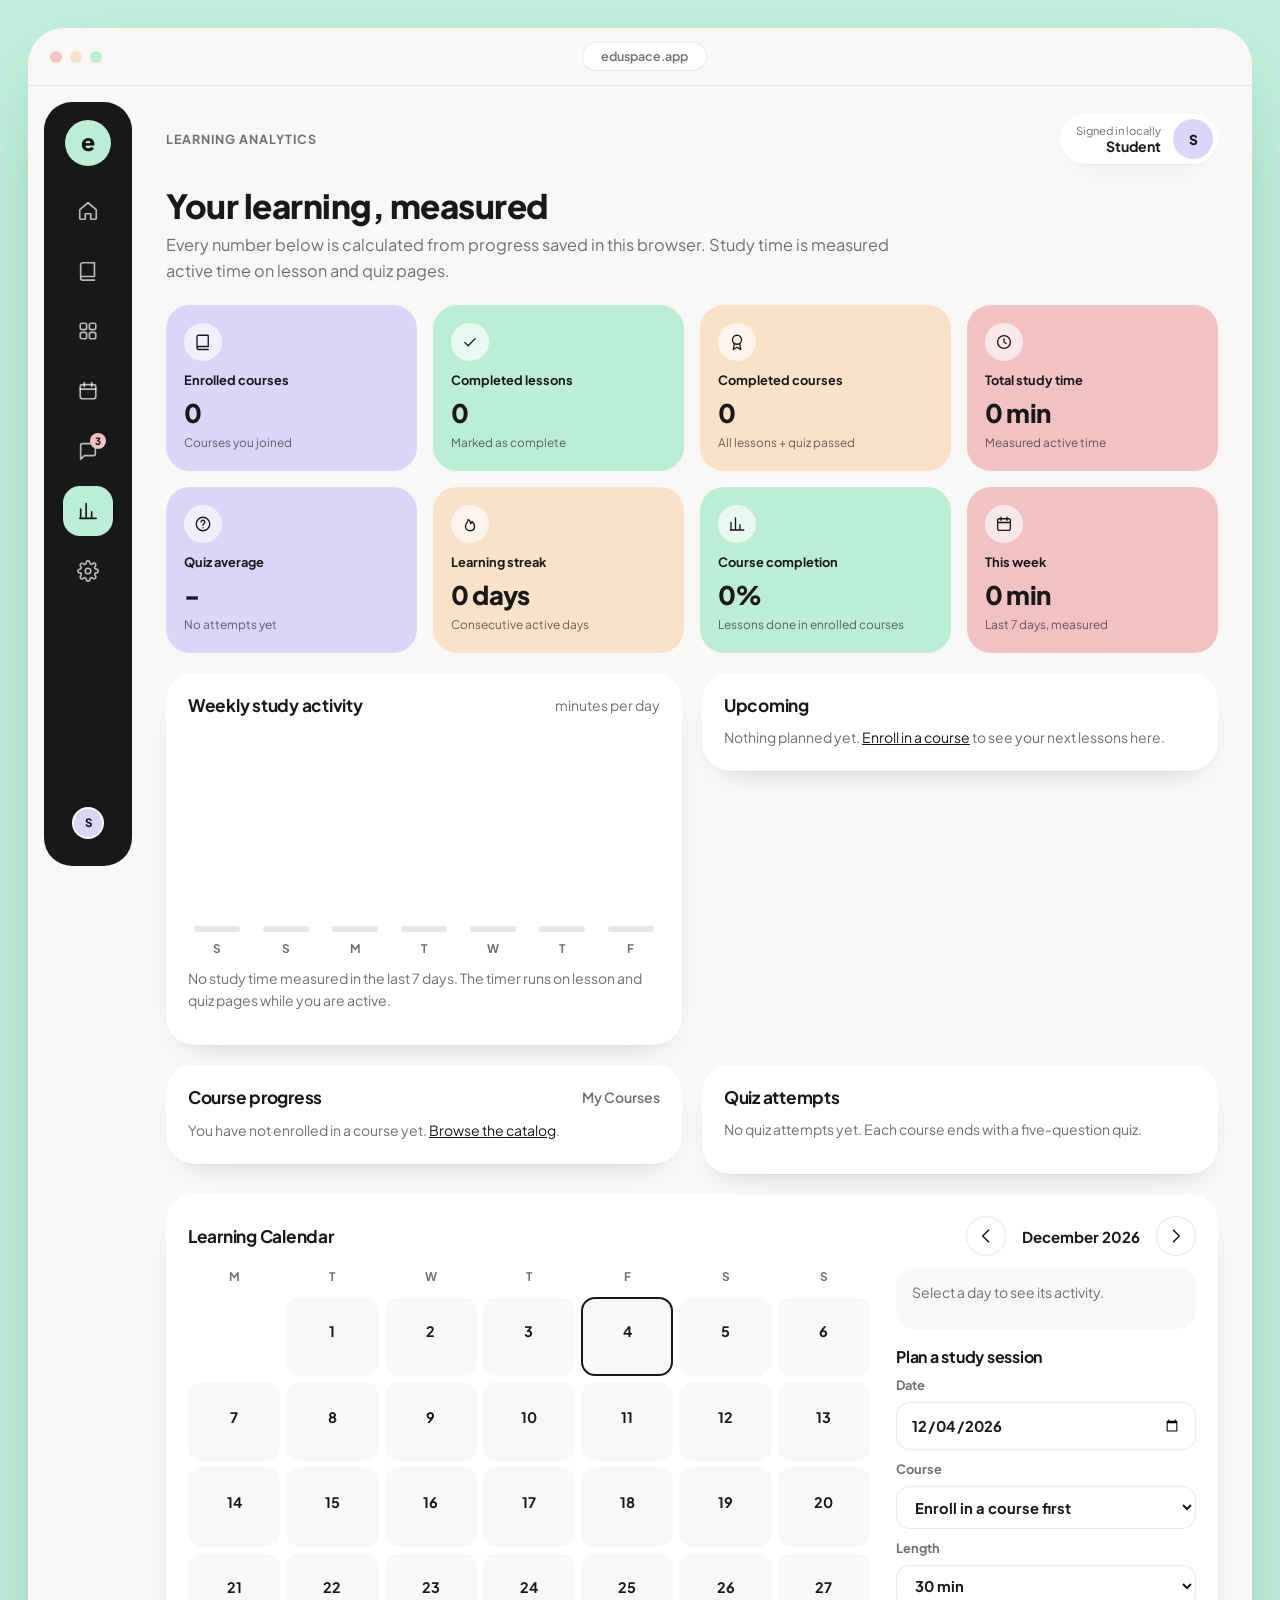
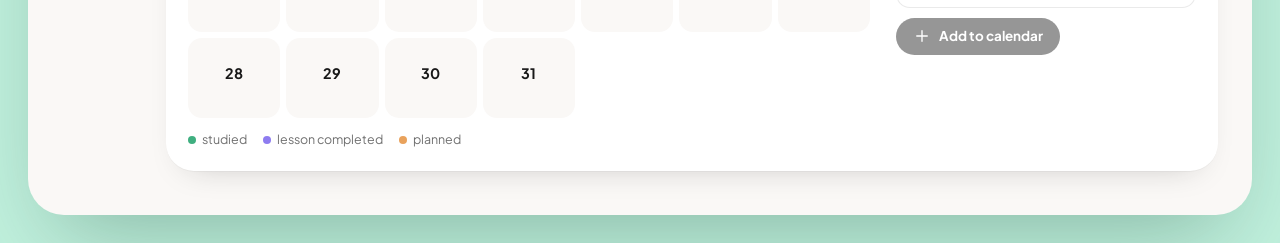
<file: dashboard.html>
<!DOCTYPE html>
<!--
  ============================================================
  FILE: dashboard.html
  ============================================================
  1. PURPOSE: Learning analytics dashboard for the student, plus the Learning Calendar (#calendar).
  2. MAIN FUNCTIONALITY: eight statistics, weekly measured study chart, course progress, upcoming activities, quiz history, calendar with planning form; learning_dashboard_viewed once per load.
  3. IMPORTANT SECTIONS: browser-style window > sidebar (shared) > top bar
     (shared) > <main> (this page) > Messages dialog, consent banner,
     toast (shared) > scripts.
  4. DEPENDENCIES: assets/css/style.css, animations.css, responsive.css;
     scripts (all "defer", run in this order): config.js -> course-data.js
     -> analytics.js -> progress.js -> main.js -> courses.js -> lessons.js
     -> quizzes.js -> dashboard.js -> account.js. Font: Plus Jakarta Sans.
  5. HOW TO CUSTOMIZE: page text is here; courses, lessons and quizzes are
     in assets/js/course-data.js; settings in assets/js/config.js. Every
     button is described in a comment and in BUTTON_GUIDE.md.
  6. HOW ANALYTICS IS INTEGRATED: see "GA4 AND GTM INTEGRATION SECTION"
     below and the noscript slot right after <body>. GTM is inserted by
     assets/js/analytics.js only with a real ID and the student's consent.
  ============================================================
-->
<html lang="en">
<head>
  <meta charset="utf-8">
  <meta name="viewport" content="width=device-width, initial-scale=1">
  <title>Learning Analytics | EduSpace</title>
  <meta name="description" content="EduSpace - demonstration online learning platform with courses, lessons, quizzes and progress tracking.">

  <!-- ==========================================
       GA4 AND GTM INTEGRATION SECTION
       ==========================================
       Google Tag Manager is NOT pasted here as a static snippet. It is
       inserted by assets/js/analytics.js -> loadGoogleTagManager() so that
       it loads only when:
         1. SITE_CONFIG.analytics.gtmContainerId (config.js) is a real ID
            instead of the placeholder GTM-XXXXXXX, and
         2. the student clicked "Accept" (or allowed analytics in Settings).
       GA4 (G-XXXXXXXXXX) is configured INSIDE GTM with a Google tag, so
       there is no gtag.js here and GA4 cannot be counted twice.
       Page views: one per page load (dashboard), sent by the GA4 Google tag.
       ========================================== -->

  <link rel="preconnect" href="https://fonts.googleapis.com">
  <link rel="preconnect" href="https://fonts.gstatic.com" crossorigin>
  <link href="https://fonts.googleapis.com/css2?family=Plus+Jakarta+Sans:wght@400;500;600;700;800&display=swap" rel="stylesheet">
  <link rel="stylesheet" href="assets/css/style.css">
  <link rel="stylesheet" href="assets/css/animations.css">
  <link rel="stylesheet" href="assets/css/responsive.css">
  <link rel="icon" href="assets/images/favicon.svg" type="image/svg+xml">
  <script src="assets/js/config.js" defer></script>
  <script src="assets/js/course-data.js" defer></script>
  <script src="assets/js/analytics.js" defer></script>
  <script src="assets/js/progress.js" defer></script>
  <script src="assets/js/main.js" defer></script>
  <script src="assets/js/courses.js" defer></script>
  <script src="assets/js/lessons.js" defer></script>
  <script src="assets/js/quizzes.js" defer></script>
  <script src="assets/js/dashboard.js" defer></script>
  <script src="assets/js/account.js" defer></script>
</head>
<body data-page="dashboard">
  <!-- GTM NOSCRIPT SLOT (Google Tag Manager, for visitors without JavaScript).
       After you have a real container ID, you MAY replace this comment with:
       <noscript><iframe src="https://www.googletagmanager.com/ns.html?id=GTM-XXXXXXX"
       height="0" width="0" style="display:none;visibility:hidden"></iframe></noscript>
       Note: it bypasses the consent banner, so only add it if your consent
       rules allow that. -->
  <a class="skip-link" href="#main">Skip to content</a>
  <svg width="0" height="0" style="position:absolute" aria-hidden="true" focusable="false"><symbol id="i-home" viewBox="0 0 24 24"><path d="M3 10.5 12 3l9 7.5V20a1 1 0 0 1-1 1h-5v-6h-6v6H4a1 1 0 0 1-1-1z"/></symbol><symbol id="i-book" viewBox="0 0 24 24"><path d="M4 19.5V5a2 2 0 0 1 2-2h13v15H6a2 2 0 0 0-2 2 2 2 0 0 0 2 2h13"/></symbol><symbol id="i-grid" viewBox="0 0 24 24"><rect x="3.5" y="3.5" width="7" height="7" rx="2"/><rect x="13.5" y="3.5" width="7" height="7" rx="2"/><rect x="3.5" y="13.5" width="7" height="7" rx="2"/><rect x="13.5" y="13.5" width="7" height="7" rx="2"/></symbol><symbol id="i-calendar" viewBox="0 0 24 24"><rect x="3.5" y="5" width="17" height="15.5" rx="2.5"/><path d="M3.5 10h17M8 3v4M16 3v4"/></symbol><symbol id="i-message" viewBox="0 0 24 24"><path d="M20 15a2 2 0 0 1-2 2H8l-4 4V6a2 2 0 0 1 2-2h12a2 2 0 0 1 2 2z"/></symbol><symbol id="i-chart" viewBox="0 0 24 24"><path d="M4 20V10M10 20V4M16 20v-7M21 20H3"/></symbol><symbol id="i-settings" viewBox="0 0 24 24"><circle cx="12" cy="12" r="3"/><path d="M19.4 15a1.7 1.7 0 0 0 .3 1.8l.1.1a2 2 0 1 1-2.8 2.8l-.1-.1a1.7 1.7 0 0 0-1.8-.3 1.7 1.7 0 0 0-1 1.5V21a2 2 0 1 1-4 0v-.1a1.7 1.7 0 0 0-1.1-1.5 1.7 1.7 0 0 0-1.8.3l-.1.1a2 2 0 1 1-2.8-2.8l.1-.1a1.7 1.7 0 0 0 .3-1.8 1.7 1.7 0 0 0-1.5-1H3a2 2 0 1 1 0-4h.1a1.7 1.7 0 0 0 1.5-1.1 1.7 1.7 0 0 0-.3-1.8l-.1-.1a2 2 0 1 1 2.8-2.8l.1.1a1.7 1.7 0 0 0 1.8.3H9a1.7 1.7 0 0 0 1-1.5V3a2 2 0 1 1 4 0v.1a1.7 1.7 0 0 0 1 1.5 1.7 1.7 0 0 0 1.8-.3l.1-.1a2 2 0 1 1 2.8 2.8l-.1.1a1.7 1.7 0 0 0-.3 1.8V9a1.7 1.7 0 0 0 1.5 1H21a2 2 0 1 1 0 4h-.1a1.7 1.7 0 0 0-1.5 1z"/></symbol><symbol id="i-user" viewBox="0 0 24 24"><circle cx="12" cy="8" r="4"/><path d="M4 21c.8-4 3.9-6 8-6s7.2 2 8 6"/></symbol><symbol id="i-users" viewBox="0 0 24 24"><circle cx="9" cy="8" r="3.5"/><path d="M2.5 20c.6-3.5 3-5.5 6.5-5.5s5.9 2 6.5 5.5M16 4.6a3.5 3.5 0 0 1 0 6.8M18 14.8c2 .7 3.2 2.5 3.5 5.2"/></symbol><symbol id="i-star" viewBox="0 0 24 24"><path d="M12 3.5l2.6 5.3 5.9.9-4.3 4.1 1 5.8L12 16.9l-5.2 2.7 1-5.8-4.3-4.1 5.9-.9z"/></symbol><symbol id="i-clock" viewBox="0 0 24 24"><circle cx="12" cy="12" r="8.5"/><path d="M12 7.5V12l3 2"/></symbol><symbol id="i-arrow" viewBox="0 0 24 24"><path d="M5 12h14M13 6l6 6-6 6"/></symbol><symbol id="i-arrow-left" viewBox="0 0 24 24"><path d="M19 12H5M11 6l-6 6 6 6"/></symbol><symbol id="i-plus" viewBox="0 0 24 24"><path d="M12 5v14M5 12h14"/></symbol><symbol id="i-check" viewBox="0 0 24 24"><path d="M5 12.5l4.5 4.5L19 7.5"/></symbol><symbol id="i-circle" viewBox="0 0 24 24"><circle cx="12" cy="12" r="8"/></symbol><symbol id="i-quiz" viewBox="0 0 24 24"><circle cx="12" cy="12" r="9"/><path d="M9.5 9.5a2.5 2.5 0 1 1 3.4 2.3c-.6.3-.9.8-.9 1.4v.6M12 17h.01"/></symbol><symbol id="i-play" viewBox="0 0 24 24"><path d="M7 4.5v15l12-7.5z"/></symbol><symbol id="i-text" viewBox="0 0 24 24"><path d="M4 6h16M4 12h16M4 18h10"/></symbol><symbol id="i-pencil" viewBox="0 0 24 24"><path d="M16.5 3.5a2.1 2.1 0 0 1 3 3L8 18l-4 1 1-4z"/></symbol><symbol id="i-award" viewBox="0 0 24 24"><circle cx="12" cy="9" r="6"/><path d="M8.5 14 7 22l5-3 5 3-1.5-8"/></symbol><symbol id="i-x" viewBox="0 0 24 24"><path d="M6 6l12 12M18 6 6 18"/></symbol><symbol id="i-refresh" viewBox="0 0 24 24"><path d="M20 11a8 8 0 0 0-14.6-4.5L4 8M4 4v4h4M4 13a8 8 0 0 0 14.6 4.5L20 16M20 20v-4h-4"/></symbol><symbol id="i-flame" viewBox="0 0 24 24"><path d="M12 21c-3.6 0-6-2.4-6-5.6 0-3.6 3-5.4 3.6-9.4 2.6 1.6 3.4 3.8 3.2 5.6 1-.6 1.7-1.7 1.9-2.9 1.9 1.6 3.3 3.8 3.3 6.7C18 18.6 15.6 21 12 21z"/></symbol><symbol id="i-menu" viewBox="0 0 24 24"><path d="M4 7h16M4 12h16M4 17h16"/></symbol><symbol id="i-search" viewBox="0 0 24 24"><circle cx="11" cy="11" r="7"/><path d="m20 20-3.5-3.5"/></symbol><symbol id="i-chevron-left" viewBox="0 0 24 24"><path d="M15 5l-7 7 7 7"/></symbol><symbol id="i-chevron-right" viewBox="0 0 24 24"><path d="M9 5l7 7-7 7"/></symbol><symbol id="i-download" viewBox="0 0 24 24"><path d="M12 4v11M7 10l5 5 5-5M5 20h14"/></symbol><symbol id="i-trash" viewBox="0 0 24 24"><path d="M4 7h16M9 7V4h6v3M6 7l1 13h10l1-13"/></symbol><symbol id="i-sparkle" viewBox="0 0 24 24"><path d="M12 3l1.8 5.2L19 10l-5.2 1.8L12 17l-1.8-5.2L5 10l5.2-1.8zM19 16l.8 2.2L22 19l-2.2.8L19 22l-.8-2.2L16 19l2.2-.8z"/></symbol><symbol id="i-shield" viewBox="0 0 24 24"><path d="M12 3 4.5 6v5.5c0 4.7 3.2 8.4 7.5 9.5 4.3-1.1 7.5-4.8 7.5-9.5V6z"/></symbol></svg>
  <!-- APP WINDOW: the floating, browser-style container of the reference design. -->
  <div class="app">
    <div class="app__chrome" aria-hidden="true"><span></span><span></span><span></span><p>eduspace.app</p></div>
    <div class="app__frame">
  <!-- SIDEBAR: compact black navigation. On screens under 860 px it becomes an animated drawer
       (setSidebarOpen() in main.js). Tooltips are CSS-only (data-tooltip) and also appear on keyboard focus. -->
  <aside class="sidebar" id="sidebar" aria-label="Main navigation">
    <a class="sidebar__logo" href="index.html" aria-label="EduSpace home" data-tooltip="EduSpace home"><span class="logo-mark" aria-hidden="true">e</span><span class="nav-item__label">EduSpace</span></a>
    <!-- BUTTON: close drawer (small screens only). Analytics: none. -->
    <button type="button" class="sidebar__close icon-btn" id="sidebar-close" aria-label="Close menu"><svg class="icon" aria-hidden="true"><use href="#i-x"></use></svg></button>
    <ul class="sidebar__list">
      <!-- LINK: Home -> index.html. Analytics: page_view of that page (GA4 Google tag in GTM). -->
      <li><a class="nav-item" href="index.html" data-nav="home" data-tooltip="Home: popular courses and your learning summary" aria-label="Home"><svg class="icon" aria-hidden="true"><use href="#i-home"></use></svg><span class="nav-item__label">Home</span></a></li>
      <!-- LINK: My Courses -> catalog.html?mine=1. Analytics: page_view of that page (GA4 Google tag in GTM). -->
      <li><a class="nav-item" href="catalog.html?mine=1" data-nav="my-courses" data-tooltip="My Courses: only the courses you enrolled in" aria-label="My Courses"><svg class="icon" aria-hidden="true"><use href="#i-book"></use></svg><span class="nav-item__label">My Courses</span></a></li>
      <!-- LINK: Course Catalog -> catalog.html. Analytics: page_view of that page (GA4 Google tag in GTM). -->
      <li><a class="nav-item" href="catalog.html" data-nav="catalog" data-tooltip="Course Catalog: search and filter all courses" aria-label="Course Catalog"><svg class="icon" aria-hidden="true"><use href="#i-grid"></use></svg><span class="nav-item__label">Course Catalog</span></a></li>
      <!-- LINK: Learning Calendar -> dashboard.html#calendar. Analytics: page_view of that page (GA4 Google tag in GTM). -->
      <li><a class="nav-item" href="dashboard.html#calendar" data-nav="calendar" data-tooltip="Learning Calendar: study days and planned sessions" aria-label="Learning Calendar"><svg class="icon" aria-hidden="true"><use href="#i-calendar"></use></svg><span class="nav-item__label">Learning Calendar</span></a></li>
      <!-- BUTTON: Messages - opens the demonstration inbox (openMessages() in main.js). Analytics: none. -->
      <li><button type="button" class="nav-item" id="messages-btn" data-tooltip="Messages: demonstration inbox" aria-label="Messages"><svg class="icon" aria-hidden="true"><use href="#i-message"></use></svg><span class="nav-item__label">Messages</span><span class="nav-item__badge" aria-hidden="true">3</span></button></li>
      <!-- LINK: Learning Analytics -> dashboard.html. Analytics: page_view of that page (GA4 Google tag in GTM). -->
      <li><a class="nav-item" href="dashboard.html" data-nav="dashboard" data-tooltip="Learning Analytics: your progress, study time and quiz results" aria-label="Learning Analytics"><svg class="icon" aria-hidden="true"><use href="#i-chart"></use></svg><span class="nav-item__label">Learning Analytics</span></a></li>
      <!-- LINK: Settings -> settings.html. Analytics: page_view of that page (GA4 Google tag in GTM). -->
      <li><a class="nav-item" href="settings.html" data-nav="settings" data-tooltip="Settings: motion, analytics consent and your data" aria-label="Settings"><svg class="icon" aria-hidden="true"><use href="#i-settings"></use></svg><span class="nav-item__label">Settings</span></a></li>
    </ul>
    <!-- LINK: Student Profile -> profile.html. Analytics: page_view. -->
    <a class="sidebar__profile nav-item" href="profile.html" data-nav="profile" data-tooltip="Student Profile: name, goal, completion record and notes" aria-label="Student Profile">
      <span class="avatar avatar--sm" data-student-avatar>S</span><span class="nav-item__label">Student Profile</span>
    </a>
  </aside>
  <div class="sidebar-overlay" id="sidebar-overlay" aria-hidden="true"></div>
  <div class="app__body">
    <!-- TOP BAR: menu button (small screens), page title, sample-data badge, student chip. -->
    <header class="topbar">
      <!-- BUTTON: open the navigation drawer (setSidebarOpen in main.js). Analytics: none. -->
      <button type="button" class="icon-btn topbar__menu" id="menu-toggle" aria-label="Open menu" aria-controls="sidebar" aria-expanded="false"><svg class="icon" aria-hidden="true"><use href="#i-menu"></use></svg></button>
      <div class="topbar__title"><p class="eyebrow">Learning Analytics</p></div>
      <span class="badge badge--sample" data-sample-badge hidden data-tooltip="Loaded from Settings. These numbers were not measured."><svg class="icon" aria-hidden="true"><use href="#i-sparkle"></use></svg>Sample data</span>
      <!-- LINK: student chip -> profile.html. Analytics: page_view. -->
      <a class="student-chip" href="profile.html" aria-label="Open your profile">
        <span class="student-chip__text"><small>Signed in locally</small><strong data-student-name>Student</strong></span>
        <span class="avatar" data-student-avatar>S</span>
      </a>
    </header>
    <main class="dashboard" id="main">
      <div class="page-head">
        <h1>Your learning, measured</h1>
        <p class="lead">Every number below is calculated from progress saved in this browser. Study time is measured active time on lesson and quiz pages.</p>
      </div>
      <ul class="stats" id="stats" aria-label="Learning statistics"></ul>
      <div class="dash-grid">
        <section class="panel dash-chart">
          <div class="panel__head"><h2>Weekly study activity</h2><span class="muted small">minutes per day</span></div>
          <div class="chart chart--lg" id="dashboard-chart"></div>
          <p class="muted small" id="dashboard-chart-note"></p>
        </section>
        <section class="panel">
          <div class="panel__head"><h2>Upcoming</h2></div>
          <ul class="upcoming" id="dashboard-upcoming"></ul>
        </section>
        <section class="panel" id="my-courses">
          <div class="panel__head"><h2>Course progress</h2><a class="muted small" href="catalog.html?mine=1">My Courses</a></div>
          <ul class="mini-courses" id="dashboard-courses"></ul>
        </section>
        <section class="panel">
          <div class="panel__head"><h2>Quiz attempts</h2></div>
          <div id="quiz-history-all"></div>
        </section>
      </div>

      <!-- LEARNING CALENDAR: month arrows and days -> renderCalendar()/showDayDetails(); form -> handlePlanSubmit(). Analytics: none. -->
      <section class="panel calendar-section" id="calendar" aria-labelledby="calendar-title">
        <div class="panel__head">
          <h2 id="calendar-title">Learning Calendar</h2>
          <div class="calendar__nav">
            <button type="button" class="icon-btn" id="calendar-prev" aria-label="Previous month"><svg class="icon" aria-hidden="true"><use href="#i-chevron-left"></use></svg></button>
            <strong id="calendar-month" aria-live="polite"></strong>
            <button type="button" class="icon-btn" id="calendar-next" aria-label="Next month"><svg class="icon" aria-hidden="true"><use href="#i-chevron-right"></use></svg></button>
          </div>
        </div>
        <div class="calendar-layout">
          <div>
            <div class="calendar" id="calendar-grid"></div>
            <p class="legend"><span><i class="dot-study"></i>studied</span><span><i class="dot-lesson"></i>lesson completed</span><span><i class="dot-plan"></i>planned</span></p>
          </div>
          <div class="calendar-side">
            <div class="calendar-detail" id="calendar-detail"><p class="muted small">Select a day to see its activity.</p></div>
            <form class="plan-form" id="plan-form">
              <h3>Plan a study session</h3>
              <label>Date<input type="date" id="plan-date" required></label>
              <label>Course<select id="plan-course"></select></label>
              <label>Length<select id="plan-minutes"><option value="15">15 min</option><option value="30" selected>30 min</option><option value="45">45 min</option><option value="60">60 min</option></select></label>
              <p class="form-error" id="plan-error" role="alert" hidden></p>
              <!-- BUTTON: Add to calendar -> handlePlanSubmit(). Analytics: none. -->
              <button type="submit" class="btn btn--dark btn--sm" id="plan-submit"><svg class="icon" aria-hidden="true"><use href="#i-plus"></use></svg>Add to calendar</button>
            </form>
          </div>
        </div>
      </section>
    </main>
  </div>
    </div>
  </div>

  <!-- MESSAGES DIALOG (demonstration inbox, filled by openMessages() in main.js). Analytics: none. -->
  <dialog class="dialog" id="messages-dialog" aria-labelledby="messages-title">
    <div class="dialog__head">
      <h2 id="messages-title">Messages</h2>
      <!-- BUTTON: close the dialog. Analytics: none. -->
      <button type="button" class="icon-btn" data-close-dialog aria-label="Close messages"><svg class="icon" aria-hidden="true"><use href="#i-x"></use></svg></button>
    </div>
    <p class="muted small">Demonstration messages. Nothing is sent or received on this platform.</p>
    <ul class="messages" id="messages-list"></ul>
    <form class="message-reply" onsubmit="return false">
      <label class="visually-hidden" for="reply-input">Reply</label>
      <input id="reply-input" type="text" placeholder="Replying is disabled in demo mode" disabled>
      <button type="button" class="btn btn--dark btn--sm" disabled>Send</button>
    </form>
  </dialog>

  <!-- CONSENT BANNER: shown only when a real GTM ID is set and no choice was made yet (analytics.js). -->
  <div class="consent" id="consent-banner" role="region" aria-label="Analytics consent" hidden>
    <p>We would like to measure how the platform is used with Google Analytics (anonymous course and lesson ids only, no names or answers). <a href="settings.html">Settings</a></p>
    <div class="btn-row">
      <!-- BUTTON: Decline -> handleConsentChoice("denied"). GTM never loads. -->
      <button type="button" class="btn btn--light btn--sm" id="consent-decline-btn">Decline</button>
      <!-- BUTTON: Accept -> handleConsentChoice("granted"). GTM loads; GA4 sends page_view. -->
      <button type="button" class="btn btn--dark btn--sm" id="consent-accept-btn">Accept</button>
    </div>
  </div>

  <div class="toast" id="toast" role="status" aria-live="polite"></div>
</body>
</html>
</file>
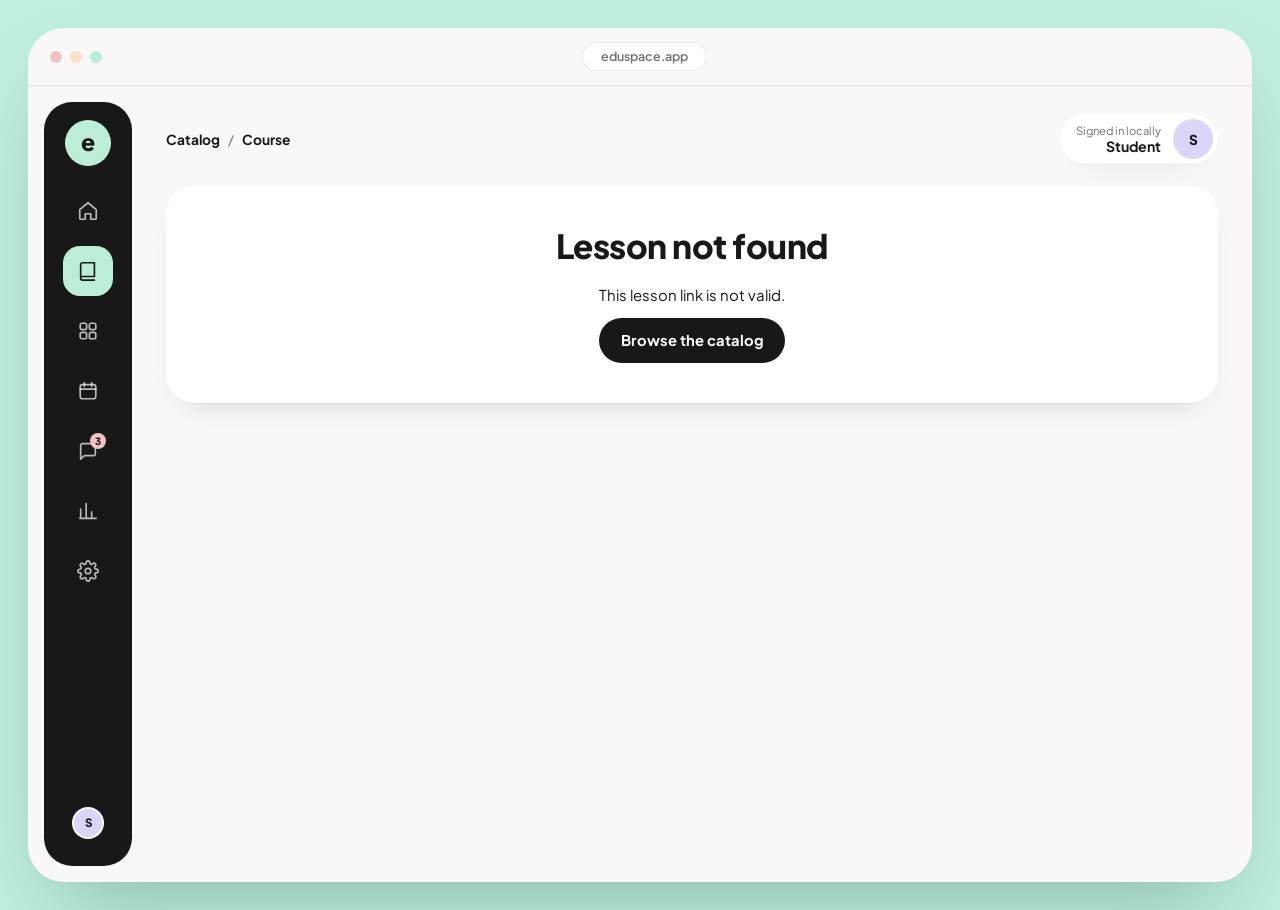
<file: lesson.html>
<!DOCTYPE html>
<!--
  ============================================================
  FILE: lesson.html
  ============================================================
  1. PURPOSE: Lesson player (lesson.html?course=<id>&lesson=<id>) with original text lessons.
  2. MAIN FUNCTIONALITY: module navigation, Previous / Next, Mark as Complete (lesson_completed, course_completed), notes (lesson_notes_saved), course progress, measured active study timer; lesson_started on load.
  3. IMPORTANT SECTIONS: browser-style window > sidebar (shared) > top bar
     (shared) > <main> (this page) > Messages dialog, consent banner,
     toast (shared) > scripts.
  4. DEPENDENCIES: assets/css/style.css, animations.css, responsive.css;
     scripts (all "defer", run in this order): config.js -> course-data.js
     -> analytics.js -> progress.js -> main.js -> courses.js -> lessons.js
     -> quizzes.js -> dashboard.js -> account.js. Font: Plus Jakarta Sans.
  5. HOW TO CUSTOMIZE: page text is here; courses, lessons and quizzes are
     in assets/js/course-data.js; settings in assets/js/config.js. Every
     button is described in a comment and in BUTTON_GUIDE.md.
  6. HOW ANALYTICS IS INTEGRATED: see "GA4 AND GTM INTEGRATION SECTION"
     below and the noscript slot right after <body>. GTM is inserted by
     assets/js/analytics.js only with a real ID and the student's consent.
  ============================================================
-->
<html lang="en">
<head>
  <meta charset="utf-8">
  <meta name="viewport" content="width=device-width, initial-scale=1">
  <title>Lesson | EduSpace</title>
  <meta name="description" content="EduSpace - demonstration online learning platform with courses, lessons, quizzes and progress tracking.">

  <!-- ==========================================
       GA4 AND GTM INTEGRATION SECTION
       ==========================================
       Google Tag Manager is NOT pasted here as a static snippet. It is
       inserted by assets/js/analytics.js -> loadGoogleTagManager() so that
       it loads only when:
         1. SITE_CONFIG.analytics.gtmContainerId (config.js) is a real ID
            instead of the placeholder GTM-XXXXXXX, and
         2. the student clicked "Accept" (or allowed analytics in Settings).
       GA4 (G-XXXXXXXXXX) is configured INSIDE GTM with a Google tag, so
       there is no gtag.js here and GA4 cannot be counted twice.
       Page views: one per page load (lesson), sent by the GA4 Google tag.
       ========================================== -->

  <link rel="preconnect" href="https://fonts.googleapis.com">
  <link rel="preconnect" href="https://fonts.gstatic.com" crossorigin>
  <link href="https://fonts.googleapis.com/css2?family=Plus+Jakarta+Sans:wght@400;500;600;700;800&display=swap" rel="stylesheet">
  <link rel="stylesheet" href="assets/css/style.css">
  <link rel="stylesheet" href="assets/css/animations.css">
  <link rel="stylesheet" href="assets/css/responsive.css">
  <link rel="icon" href="assets/images/favicon.svg" type="image/svg+xml">
  <script src="assets/js/config.js" defer></script>
  <script src="assets/js/course-data.js" defer></script>
  <script src="assets/js/analytics.js" defer></script>
  <script src="assets/js/progress.js" defer></script>
  <script src="assets/js/main.js" defer></script>
  <script src="assets/js/courses.js" defer></script>
  <script src="assets/js/lessons.js" defer></script>
  <script src="assets/js/quizzes.js" defer></script>
  <script src="assets/js/dashboard.js" defer></script>
  <script src="assets/js/account.js" defer></script>
</head>
<body data-page="lesson">
  <!-- GTM NOSCRIPT SLOT (Google Tag Manager, for visitors without JavaScript).
       After you have a real container ID, you MAY replace this comment with:
       <noscript><iframe src="https://www.googletagmanager.com/ns.html?id=GTM-XXXXXXX"
       height="0" width="0" style="display:none;visibility:hidden"></iframe></noscript>
       Note: it bypasses the consent banner, so only add it if your consent
       rules allow that. -->
  <a class="skip-link" href="#main">Skip to content</a>
  <svg width="0" height="0" style="position:absolute" aria-hidden="true" focusable="false"><symbol id="i-home" viewBox="0 0 24 24"><path d="M3 10.5 12 3l9 7.5V20a1 1 0 0 1-1 1h-5v-6h-6v6H4a1 1 0 0 1-1-1z"/></symbol><symbol id="i-book" viewBox="0 0 24 24"><path d="M4 19.5V5a2 2 0 0 1 2-2h13v15H6a2 2 0 0 0-2 2 2 2 0 0 0 2 2h13"/></symbol><symbol id="i-grid" viewBox="0 0 24 24"><rect x="3.5" y="3.5" width="7" height="7" rx="2"/><rect x="13.5" y="3.5" width="7" height="7" rx="2"/><rect x="3.5" y="13.5" width="7" height="7" rx="2"/><rect x="13.5" y="13.5" width="7" height="7" rx="2"/></symbol><symbol id="i-calendar" viewBox="0 0 24 24"><rect x="3.5" y="5" width="17" height="15.5" rx="2.5"/><path d="M3.5 10h17M8 3v4M16 3v4"/></symbol><symbol id="i-message" viewBox="0 0 24 24"><path d="M20 15a2 2 0 0 1-2 2H8l-4 4V6a2 2 0 0 1 2-2h12a2 2 0 0 1 2 2z"/></symbol><symbol id="i-chart" viewBox="0 0 24 24"><path d="M4 20V10M10 20V4M16 20v-7M21 20H3"/></symbol><symbol id="i-settings" viewBox="0 0 24 24"><circle cx="12" cy="12" r="3"/><path d="M19.4 15a1.7 1.7 0 0 0 .3 1.8l.1.1a2 2 0 1 1-2.8 2.8l-.1-.1a1.7 1.7 0 0 0-1.8-.3 1.7 1.7 0 0 0-1 1.5V21a2 2 0 1 1-4 0v-.1a1.7 1.7 0 0 0-1.1-1.5 1.7 1.7 0 0 0-1.8.3l-.1.1a2 2 0 1 1-2.8-2.8l.1-.1a1.7 1.7 0 0 0 .3-1.8 1.7 1.7 0 0 0-1.5-1H3a2 2 0 1 1 0-4h.1a1.7 1.7 0 0 0 1.5-1.1 1.7 1.7 0 0 0-.3-1.8l-.1-.1a2 2 0 1 1 2.8-2.8l.1.1a1.7 1.7 0 0 0 1.8.3H9a1.7 1.7 0 0 0 1-1.5V3a2 2 0 1 1 4 0v.1a1.7 1.7 0 0 0 1 1.5 1.7 1.7 0 0 0 1.8-.3l.1-.1a2 2 0 1 1 2.8 2.8l-.1.1a1.7 1.7 0 0 0-.3 1.8V9a1.7 1.7 0 0 0 1.5 1H21a2 2 0 1 1 0 4h-.1a1.7 1.7 0 0 0-1.5 1z"/></symbol><symbol id="i-user" viewBox="0 0 24 24"><circle cx="12" cy="8" r="4"/><path d="M4 21c.8-4 3.9-6 8-6s7.2 2 8 6"/></symbol><symbol id="i-users" viewBox="0 0 24 24"><circle cx="9" cy="8" r="3.5"/><path d="M2.5 20c.6-3.5 3-5.5 6.5-5.5s5.9 2 6.5 5.5M16 4.6a3.5 3.5 0 0 1 0 6.8M18 14.8c2 .7 3.2 2.5 3.5 5.2"/></symbol><symbol id="i-star" viewBox="0 0 24 24"><path d="M12 3.5l2.6 5.3 5.9.9-4.3 4.1 1 5.8L12 16.9l-5.2 2.7 1-5.8-4.3-4.1 5.9-.9z"/></symbol><symbol id="i-clock" viewBox="0 0 24 24"><circle cx="12" cy="12" r="8.5"/><path d="M12 7.5V12l3 2"/></symbol><symbol id="i-arrow" viewBox="0 0 24 24"><path d="M5 12h14M13 6l6 6-6 6"/></symbol><symbol id="i-arrow-left" viewBox="0 0 24 24"><path d="M19 12H5M11 6l-6 6 6 6"/></symbol><symbol id="i-plus" viewBox="0 0 24 24"><path d="M12 5v14M5 12h14"/></symbol><symbol id="i-check" viewBox="0 0 24 24"><path d="M5 12.5l4.5 4.5L19 7.5"/></symbol><symbol id="i-circle" viewBox="0 0 24 24"><circle cx="12" cy="12" r="8"/></symbol><symbol id="i-quiz" viewBox="0 0 24 24"><circle cx="12" cy="12" r="9"/><path d="M9.5 9.5a2.5 2.5 0 1 1 3.4 2.3c-.6.3-.9.8-.9 1.4v.6M12 17h.01"/></symbol><symbol id="i-play" viewBox="0 0 24 24"><path d="M7 4.5v15l12-7.5z"/></symbol><symbol id="i-text" viewBox="0 0 24 24"><path d="M4 6h16M4 12h16M4 18h10"/></symbol><symbol id="i-pencil" viewBox="0 0 24 24"><path d="M16.5 3.5a2.1 2.1 0 0 1 3 3L8 18l-4 1 1-4z"/></symbol><symbol id="i-award" viewBox="0 0 24 24"><circle cx="12" cy="9" r="6"/><path d="M8.5 14 7 22l5-3 5 3-1.5-8"/></symbol><symbol id="i-x" viewBox="0 0 24 24"><path d="M6 6l12 12M18 6 6 18"/></symbol><symbol id="i-refresh" viewBox="0 0 24 24"><path d="M20 11a8 8 0 0 0-14.6-4.5L4 8M4 4v4h4M4 13a8 8 0 0 0 14.6 4.5L20 16M20 20v-4h-4"/></symbol><symbol id="i-flame" viewBox="0 0 24 24"><path d="M12 21c-3.6 0-6-2.4-6-5.6 0-3.6 3-5.4 3.6-9.4 2.6 1.6 3.4 3.8 3.2 5.6 1-.6 1.7-1.7 1.9-2.9 1.9 1.6 3.3 3.8 3.3 6.7C18 18.6 15.6 21 12 21z"/></symbol><symbol id="i-menu" viewBox="0 0 24 24"><path d="M4 7h16M4 12h16M4 17h16"/></symbol><symbol id="i-search" viewBox="0 0 24 24"><circle cx="11" cy="11" r="7"/><path d="m20 20-3.5-3.5"/></symbol><symbol id="i-chevron-left" viewBox="0 0 24 24"><path d="M15 5l-7 7 7 7"/></symbol><symbol id="i-chevron-right" viewBox="0 0 24 24"><path d="M9 5l7 7-7 7"/></symbol><symbol id="i-download" viewBox="0 0 24 24"><path d="M12 4v11M7 10l5 5 5-5M5 20h14"/></symbol><symbol id="i-trash" viewBox="0 0 24 24"><path d="M4 7h16M9 7V4h6v3M6 7l1 13h10l1-13"/></symbol><symbol id="i-sparkle" viewBox="0 0 24 24"><path d="M12 3l1.8 5.2L19 10l-5.2 1.8L12 17l-1.8-5.2L5 10l5.2-1.8zM19 16l.8 2.2L22 19l-2.2.8L19 22l-.8-2.2L16 19l2.2-.8z"/></symbol><symbol id="i-shield" viewBox="0 0 24 24"><path d="M12 3 4.5 6v5.5c0 4.7 3.2 8.4 7.5 9.5 4.3-1.1 7.5-4.8 7.5-9.5V6z"/></symbol></svg>
  <!-- APP WINDOW: the floating, browser-style container of the reference design. -->
  <div class="app">
    <div class="app__chrome" aria-hidden="true"><span></span><span></span><span></span><p>eduspace.app</p></div>
    <div class="app__frame">
  <!-- SIDEBAR: compact black navigation. On screens under 860 px it becomes an animated drawer
       (setSidebarOpen() in main.js). Tooltips are CSS-only (data-tooltip) and also appear on keyboard focus. -->
  <aside class="sidebar" id="sidebar" aria-label="Main navigation">
    <a class="sidebar__logo" href="index.html" aria-label="EduSpace home" data-tooltip="EduSpace home"><span class="logo-mark" aria-hidden="true">e</span><span class="nav-item__label">EduSpace</span></a>
    <!-- BUTTON: close drawer (small screens only). Analytics: none. -->
    <button type="button" class="sidebar__close icon-btn" id="sidebar-close" aria-label="Close menu"><svg class="icon" aria-hidden="true"><use href="#i-x"></use></svg></button>
    <ul class="sidebar__list">
      <!-- LINK: Home -> index.html. Analytics: page_view of that page (GA4 Google tag in GTM). -->
      <li><a class="nav-item" href="index.html" data-nav="home" data-tooltip="Home: popular courses and your learning summary" aria-label="Home"><svg class="icon" aria-hidden="true"><use href="#i-home"></use></svg><span class="nav-item__label">Home</span></a></li>
      <!-- LINK: My Courses -> catalog.html?mine=1. Analytics: page_view of that page (GA4 Google tag in GTM). -->
      <li><a class="nav-item" href="catalog.html?mine=1" data-nav="my-courses" data-tooltip="My Courses: only the courses you enrolled in" aria-label="My Courses"><svg class="icon" aria-hidden="true"><use href="#i-book"></use></svg><span class="nav-item__label">My Courses</span></a></li>
      <!-- LINK: Course Catalog -> catalog.html. Analytics: page_view of that page (GA4 Google tag in GTM). -->
      <li><a class="nav-item" href="catalog.html" data-nav="catalog" data-tooltip="Course Catalog: search and filter all courses" aria-label="Course Catalog"><svg class="icon" aria-hidden="true"><use href="#i-grid"></use></svg><span class="nav-item__label">Course Catalog</span></a></li>
      <!-- LINK: Learning Calendar -> dashboard.html#calendar. Analytics: page_view of that page (GA4 Google tag in GTM). -->
      <li><a class="nav-item" href="dashboard.html#calendar" data-nav="calendar" data-tooltip="Learning Calendar: study days and planned sessions" aria-label="Learning Calendar"><svg class="icon" aria-hidden="true"><use href="#i-calendar"></use></svg><span class="nav-item__label">Learning Calendar</span></a></li>
      <!-- BUTTON: Messages - opens the demonstration inbox (openMessages() in main.js). Analytics: none. -->
      <li><button type="button" class="nav-item" id="messages-btn" data-tooltip="Messages: demonstration inbox" aria-label="Messages"><svg class="icon" aria-hidden="true"><use href="#i-message"></use></svg><span class="nav-item__label">Messages</span><span class="nav-item__badge" aria-hidden="true">3</span></button></li>
      <!-- LINK: Learning Analytics -> dashboard.html. Analytics: page_view of that page (GA4 Google tag in GTM). -->
      <li><a class="nav-item" href="dashboard.html" data-nav="dashboard" data-tooltip="Learning Analytics: your progress, study time and quiz results" aria-label="Learning Analytics"><svg class="icon" aria-hidden="true"><use href="#i-chart"></use></svg><span class="nav-item__label">Learning Analytics</span></a></li>
      <!-- LINK: Settings -> settings.html. Analytics: page_view of that page (GA4 Google tag in GTM). -->
      <li><a class="nav-item" href="settings.html" data-nav="settings" data-tooltip="Settings: motion, analytics consent and your data" aria-label="Settings"><svg class="icon" aria-hidden="true"><use href="#i-settings"></use></svg><span class="nav-item__label">Settings</span></a></li>
    </ul>
    <!-- LINK: Student Profile -> profile.html. Analytics: page_view. -->
    <a class="sidebar__profile nav-item" href="profile.html" data-nav="profile" data-tooltip="Student Profile: name, goal, completion record and notes" aria-label="Student Profile">
      <span class="avatar avatar--sm" data-student-avatar>S</span><span class="nav-item__label">Student Profile</span>
    </a>
  </aside>
  <div class="sidebar-overlay" id="sidebar-overlay" aria-hidden="true"></div>
  <div class="app__body">
    <!-- TOP BAR: menu button (small screens), page title, sample-data badge, student chip. -->
    <header class="topbar">
      <!-- BUTTON: open the navigation drawer (setSidebarOpen in main.js). Analytics: none. -->
      <button type="button" class="icon-btn topbar__menu" id="menu-toggle" aria-label="Open menu" aria-controls="sidebar" aria-expanded="false"><svg class="icon" aria-hidden="true"><use href="#i-menu"></use></svg></button>
      <div class="topbar__title"><nav aria-label="Breadcrumb" class="breadcrumb"><a href="catalog.html">Catalog</a><span aria-hidden="true">/</span><a id="lesson-course-link" href="catalog.html">Course</a></nav></div>
      <span class="badge badge--sample" data-sample-badge hidden data-tooltip="Loaded from Settings. These numbers were not measured."><svg class="icon" aria-hidden="true"><use href="#i-sparkle"></use></svg>Sample data</span>
      <!-- LINK: student chip -> profile.html. Analytics: page_view. -->
      <a class="student-chip" href="profile.html" aria-label="Open your profile">
        <span class="student-chip__text"><small>Signed in locally</small><strong data-student-name>Student</strong></span>
        <span class="avatar" data-student-avatar>S</span>
      </a>
    </header>
    <main id="main">
      <div id="lesson-page">
        <!-- ENROLMENT GATE: shown when the student is not enrolled.
             BUTTON: Enroll and start -> handleEnroll(course, "lesson_gate") -> course_enrolled, then lesson_started. -->
        <section class="panel gate" data-lesson-gate hidden>
          <span class="gate__icon"><svg class="icon" aria-hidden="true"><use href="#i-book"></use></svg></span>
          <h1>Enroll to start this lesson</h1>
          <p><strong data-gate-title></strong> is free on this demonstration platform. Your progress will be saved in this browser.</p>
          <button type="button" class="btn btn--dark btn--lg" id="gate-enroll-btn"><svg class="icon" aria-hidden="true"><use href="#i-plus"></use></svg>Enroll and start</button>
        </section>

        <div class="lesson-layout" data-lesson-content>
          <!-- MODULE NAVIGATION: links to every lesson (+1 page_view and +1 lesson_started each) and to the quiz. -->
          <nav class="panel lesson-nav" aria-label="Course lessons"><ol id="lesson-nav"></ol></nav>

          <article class="panel lesson">
            <p class="eyebrow" id="lesson-kicker"></p>
            <h1 id="lesson-title"></h1>
            <p class="lesson__meta" id="lesson-meta"></p>
            <p class="lead" id="lesson-summary"></p>
            <div class="lesson__body" id="lesson-body"></div>
            <div class="lesson__actions">
              <!-- LINK: Previous lesson (disabled on lesson 1). Analytics: page_view + lesson_started on the next page. -->
              <a class="btn btn--light" id="prev-lesson"><svg class="icon" aria-hidden="true"><use href="#i-arrow-left"></use></svg>Previous</a>
              <!-- BUTTON: Mark as Complete -> completeLesson() in lessons.js.
                   Analytics: lesson_completed (first completion only); course_completed if it was the last requirement. -->
              <button type="button" class="btn btn--dark" id="complete-btn"><svg class="icon" aria-hidden="true"><use href="#i-check"></use></svg>Mark as Complete</button>
              <!-- LINK: Next lesson / Take the quiz. Analytics: page_view (+ lesson_started on a lesson page). -->
              <a class="btn btn--light" id="next-lesson">Next lesson <svg class="icon" aria-hidden="true"><use href="#i-arrow"></use></svg></a>
            </div>
          </article>

          <aside class="lesson-side">
            <section class="panel">
              <h2>Course progress</h2>
              <p class="small" id="lesson-progress-text"></p>
              <div class="progress progress--lg" role="progressbar" aria-label="Course progress" aria-valuemin="0" aria-valuemax="100"><span id="lesson-progress-bar"></span></div>
              <p class="hint" id="course-complete-hint" hidden></p>
              <p class="timer"><svg class="icon" aria-hidden="true"><use href="#i-clock"></use></svg><span>Active study time on this page: <strong id="study-timer">0:00</strong></span></p>
              <p class="muted small">Counts only while this tab is visible and you were active in the last 60 seconds.</p>
            </section>
            <!-- NOTES: submit -> saveNotes() in lessons.js -> lesson_notes_saved (only when the text changed; the text itself is never sent). -->
            <form class="panel notes" id="notes-form">
              <h2><label for="lesson-notes">My notes</label></h2>
              <textarea id="lesson-notes" rows="7" placeholder="Write what you want to remember..."></textarea>
              <div class="notes__foot">
                <span class="muted small" id="notes-status" role="status"></span>
                <button type="submit" class="btn btn--dark btn--sm">Save notes</button>
              </div>
              <p class="muted small">Stored only in this browser.</p>
            </form>
          </aside>
        </div>
      </div>
    </main>
  </div>
    </div>
  </div>

  <!-- MESSAGES DIALOG (demonstration inbox, filled by openMessages() in main.js). Analytics: none. -->
  <dialog class="dialog" id="messages-dialog" aria-labelledby="messages-title">
    <div class="dialog__head">
      <h2 id="messages-title">Messages</h2>
      <!-- BUTTON: close the dialog. Analytics: none. -->
      <button type="button" class="icon-btn" data-close-dialog aria-label="Close messages"><svg class="icon" aria-hidden="true"><use href="#i-x"></use></svg></button>
    </div>
    <p class="muted small">Demonstration messages. Nothing is sent or received on this platform.</p>
    <ul class="messages" id="messages-list"></ul>
    <form class="message-reply" onsubmit="return false">
      <label class="visually-hidden" for="reply-input">Reply</label>
      <input id="reply-input" type="text" placeholder="Replying is disabled in demo mode" disabled>
      <button type="button" class="btn btn--dark btn--sm" disabled>Send</button>
    </form>
  </dialog>

  <!-- CONSENT BANNER: shown only when a real GTM ID is set and no choice was made yet (analytics.js). -->
  <div class="consent" id="consent-banner" role="region" aria-label="Analytics consent" hidden>
    <p>We would like to measure how the platform is used with Google Analytics (anonymous course and lesson ids only, no names or answers). <a href="settings.html">Settings</a></p>
    <div class="btn-row">
      <!-- BUTTON: Decline -> handleConsentChoice("denied"). GTM never loads. -->
      <button type="button" class="btn btn--light btn--sm" id="consent-decline-btn">Decline</button>
      <!-- BUTTON: Accept -> handleConsentChoice("granted"). GTM loads; GA4 sends page_view. -->
      <button type="button" class="btn btn--dark btn--sm" id="consent-accept-btn">Accept</button>
    </div>
  </div>

  <div class="toast" id="toast" role="status" aria-live="polite"></div>
</body>
</html>
</file>
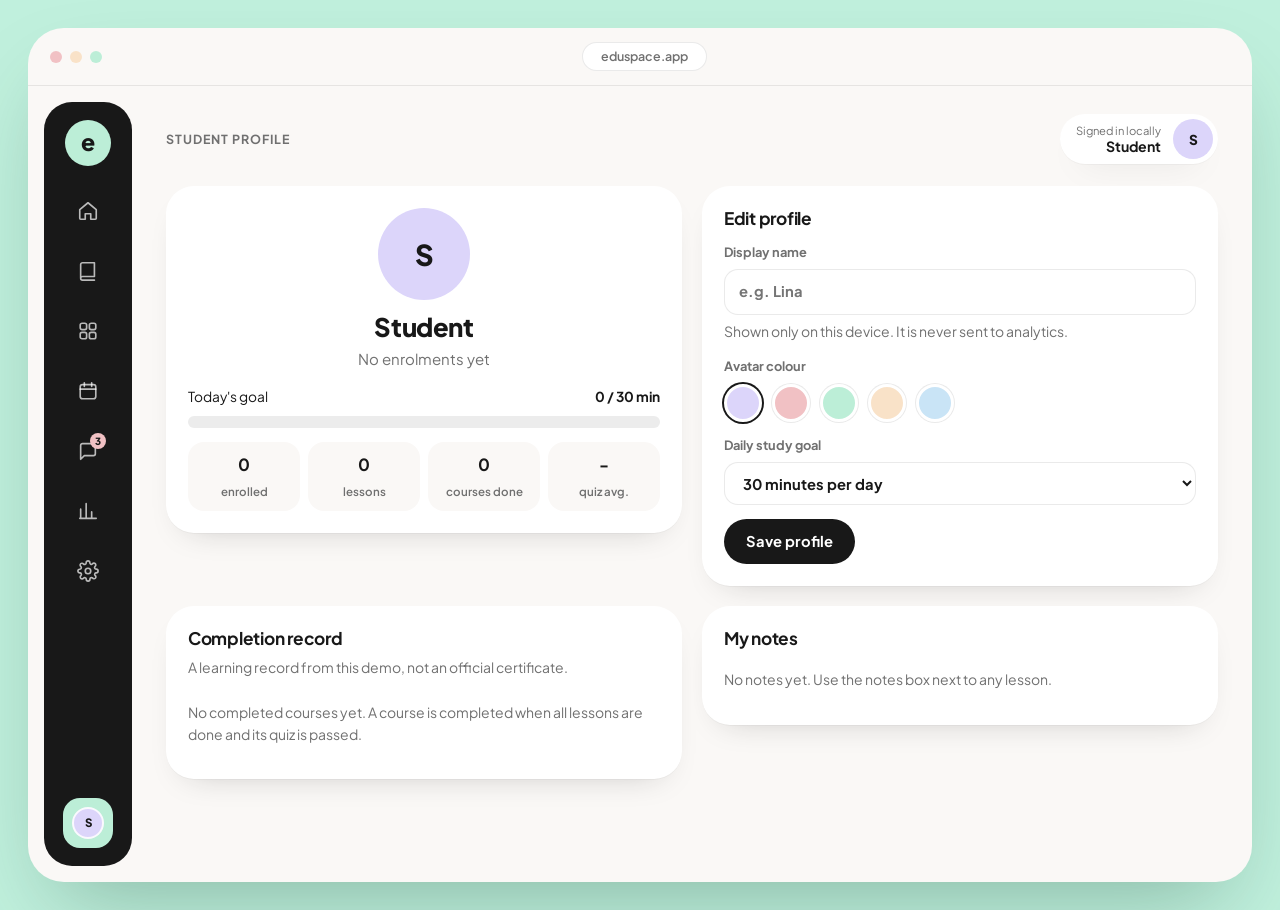
<file: profile.html>
<!DOCTYPE html>
<!--
  ============================================================
  FILE: profile.html
  ============================================================
  1. PURPOSE: Student profile: display name, avatar colour, daily goal, completion record and saved notes.
  2. MAIN FUNCTIONALITY: profile form (no analytics - the name is personal data), today's goal, completed courses, notes list.
  3. IMPORTANT SECTIONS: browser-style window > sidebar (shared) > top bar
     (shared) > <main> (this page) > Messages dialog, consent banner,
     toast (shared) > scripts.
  4. DEPENDENCIES: assets/css/style.css, animations.css, responsive.css;
     scripts (all "defer", run in this order): config.js -> course-data.js
     -> analytics.js -> progress.js -> main.js -> courses.js -> lessons.js
     -> quizzes.js -> dashboard.js -> account.js. Font: Plus Jakarta Sans.
  5. HOW TO CUSTOMIZE: page text is here; courses, lessons and quizzes are
     in assets/js/course-data.js; settings in assets/js/config.js. Every
     button is described in a comment and in BUTTON_GUIDE.md.
  6. HOW ANALYTICS IS INTEGRATED: see "GA4 AND GTM INTEGRATION SECTION"
     below and the noscript slot right after <body>. GTM is inserted by
     assets/js/analytics.js only with a real ID and the student's consent.
  ============================================================
-->
<html lang="en">
<head>
  <meta charset="utf-8">
  <meta name="viewport" content="width=device-width, initial-scale=1">
  <title>Student Profile | EduSpace</title>
  <meta name="description" content="EduSpace - demonstration online learning platform with courses, lessons, quizzes and progress tracking.">

  <!-- ==========================================
       GA4 AND GTM INTEGRATION SECTION
       ==========================================
       Google Tag Manager is NOT pasted here as a static snippet. It is
       inserted by assets/js/analytics.js -> loadGoogleTagManager() so that
       it loads only when:
         1. SITE_CONFIG.analytics.gtmContainerId (config.js) is a real ID
            instead of the placeholder GTM-XXXXXXX, and
         2. the student clicked "Accept" (or allowed analytics in Settings).
       GA4 (G-XXXXXXXXXX) is configured INSIDE GTM with a Google tag, so
       there is no gtag.js here and GA4 cannot be counted twice.
       Page views: one per page load (profile), sent by the GA4 Google tag.
       ========================================== -->

  <link rel="preconnect" href="https://fonts.googleapis.com">
  <link rel="preconnect" href="https://fonts.gstatic.com" crossorigin>
  <link href="https://fonts.googleapis.com/css2?family=Plus+Jakarta+Sans:wght@400;500;600;700;800&display=swap" rel="stylesheet">
  <link rel="stylesheet" href="assets/css/style.css">
  <link rel="stylesheet" href="assets/css/animations.css">
  <link rel="stylesheet" href="assets/css/responsive.css">
  <link rel="icon" href="assets/images/favicon.svg" type="image/svg+xml">
  <script src="assets/js/config.js" defer></script>
  <script src="assets/js/course-data.js" defer></script>
  <script src="assets/js/analytics.js" defer></script>
  <script src="assets/js/progress.js" defer></script>
  <script src="assets/js/main.js" defer></script>
  <script src="assets/js/courses.js" defer></script>
  <script src="assets/js/lessons.js" defer></script>
  <script src="assets/js/quizzes.js" defer></script>
  <script src="assets/js/dashboard.js" defer></script>
  <script src="assets/js/account.js" defer></script>
</head>
<body data-page="profile">
  <!-- GTM NOSCRIPT SLOT (Google Tag Manager, for visitors without JavaScript).
       After you have a real container ID, you MAY replace this comment with:
       <noscript><iframe src="https://www.googletagmanager.com/ns.html?id=GTM-XXXXXXX"
       height="0" width="0" style="display:none;visibility:hidden"></iframe></noscript>
       Note: it bypasses the consent banner, so only add it if your consent
       rules allow that. -->
  <a class="skip-link" href="#main">Skip to content</a>
  <svg width="0" height="0" style="position:absolute" aria-hidden="true" focusable="false"><symbol id="i-home" viewBox="0 0 24 24"><path d="M3 10.5 12 3l9 7.5V20a1 1 0 0 1-1 1h-5v-6h-6v6H4a1 1 0 0 1-1-1z"/></symbol><symbol id="i-book" viewBox="0 0 24 24"><path d="M4 19.5V5a2 2 0 0 1 2-2h13v15H6a2 2 0 0 0-2 2 2 2 0 0 0 2 2h13"/></symbol><symbol id="i-grid" viewBox="0 0 24 24"><rect x="3.5" y="3.5" width="7" height="7" rx="2"/><rect x="13.5" y="3.5" width="7" height="7" rx="2"/><rect x="3.5" y="13.5" width="7" height="7" rx="2"/><rect x="13.5" y="13.5" width="7" height="7" rx="2"/></symbol><symbol id="i-calendar" viewBox="0 0 24 24"><rect x="3.5" y="5" width="17" height="15.5" rx="2.5"/><path d="M3.5 10h17M8 3v4M16 3v4"/></symbol><symbol id="i-message" viewBox="0 0 24 24"><path d="M20 15a2 2 0 0 1-2 2H8l-4 4V6a2 2 0 0 1 2-2h12a2 2 0 0 1 2 2z"/></symbol><symbol id="i-chart" viewBox="0 0 24 24"><path d="M4 20V10M10 20V4M16 20v-7M21 20H3"/></symbol><symbol id="i-settings" viewBox="0 0 24 24"><circle cx="12" cy="12" r="3"/><path d="M19.4 15a1.7 1.7 0 0 0 .3 1.8l.1.1a2 2 0 1 1-2.8 2.8l-.1-.1a1.7 1.7 0 0 0-1.8-.3 1.7 1.7 0 0 0-1 1.5V21a2 2 0 1 1-4 0v-.1a1.7 1.7 0 0 0-1.1-1.5 1.7 1.7 0 0 0-1.8.3l-.1.1a2 2 0 1 1-2.8-2.8l.1-.1a1.7 1.7 0 0 0 .3-1.8 1.7 1.7 0 0 0-1.5-1H3a2 2 0 1 1 0-4h.1a1.7 1.7 0 0 0 1.5-1.1 1.7 1.7 0 0 0-.3-1.8l-.1-.1a2 2 0 1 1 2.8-2.8l.1.1a1.7 1.7 0 0 0 1.8.3H9a1.7 1.7 0 0 0 1-1.5V3a2 2 0 1 1 4 0v.1a1.7 1.7 0 0 0 1 1.5 1.7 1.7 0 0 0 1.8-.3l.1-.1a2 2 0 1 1 2.8 2.8l-.1.1a1.7 1.7 0 0 0-.3 1.8V9a1.7 1.7 0 0 0 1.5 1H21a2 2 0 1 1 0 4h-.1a1.7 1.7 0 0 0-1.5 1z"/></symbol><symbol id="i-user" viewBox="0 0 24 24"><circle cx="12" cy="8" r="4"/><path d="M4 21c.8-4 3.9-6 8-6s7.2 2 8 6"/></symbol><symbol id="i-users" viewBox="0 0 24 24"><circle cx="9" cy="8" r="3.5"/><path d="M2.5 20c.6-3.5 3-5.5 6.5-5.5s5.9 2 6.5 5.5M16 4.6a3.5 3.5 0 0 1 0 6.8M18 14.8c2 .7 3.2 2.5 3.5 5.2"/></symbol><symbol id="i-star" viewBox="0 0 24 24"><path d="M12 3.5l2.6 5.3 5.9.9-4.3 4.1 1 5.8L12 16.9l-5.2 2.7 1-5.8-4.3-4.1 5.9-.9z"/></symbol><symbol id="i-clock" viewBox="0 0 24 24"><circle cx="12" cy="12" r="8.5"/><path d="M12 7.5V12l3 2"/></symbol><symbol id="i-arrow" viewBox="0 0 24 24"><path d="M5 12h14M13 6l6 6-6 6"/></symbol><symbol id="i-arrow-left" viewBox="0 0 24 24"><path d="M19 12H5M11 6l-6 6 6 6"/></symbol><symbol id="i-plus" viewBox="0 0 24 24"><path d="M12 5v14M5 12h14"/></symbol><symbol id="i-check" viewBox="0 0 24 24"><path d="M5 12.5l4.5 4.5L19 7.5"/></symbol><symbol id="i-circle" viewBox="0 0 24 24"><circle cx="12" cy="12" r="8"/></symbol><symbol id="i-quiz" viewBox="0 0 24 24"><circle cx="12" cy="12" r="9"/><path d="M9.5 9.5a2.5 2.5 0 1 1 3.4 2.3c-.6.3-.9.8-.9 1.4v.6M12 17h.01"/></symbol><symbol id="i-play" viewBox="0 0 24 24"><path d="M7 4.5v15l12-7.5z"/></symbol><symbol id="i-text" viewBox="0 0 24 24"><path d="M4 6h16M4 12h16M4 18h10"/></symbol><symbol id="i-pencil" viewBox="0 0 24 24"><path d="M16.5 3.5a2.1 2.1 0 0 1 3 3L8 18l-4 1 1-4z"/></symbol><symbol id="i-award" viewBox="0 0 24 24"><circle cx="12" cy="9" r="6"/><path d="M8.5 14 7 22l5-3 5 3-1.5-8"/></symbol><symbol id="i-x" viewBox="0 0 24 24"><path d="M6 6l12 12M18 6 6 18"/></symbol><symbol id="i-refresh" viewBox="0 0 24 24"><path d="M20 11a8 8 0 0 0-14.6-4.5L4 8M4 4v4h4M4 13a8 8 0 0 0 14.6 4.5L20 16M20 20v-4h-4"/></symbol><symbol id="i-flame" viewBox="0 0 24 24"><path d="M12 21c-3.6 0-6-2.4-6-5.6 0-3.6 3-5.4 3.6-9.4 2.6 1.6 3.4 3.8 3.2 5.6 1-.6 1.7-1.7 1.9-2.9 1.9 1.6 3.3 3.8 3.3 6.7C18 18.6 15.6 21 12 21z"/></symbol><symbol id="i-menu" viewBox="0 0 24 24"><path d="M4 7h16M4 12h16M4 17h16"/></symbol><symbol id="i-search" viewBox="0 0 24 24"><circle cx="11" cy="11" r="7"/><path d="m20 20-3.5-3.5"/></symbol><symbol id="i-chevron-left" viewBox="0 0 24 24"><path d="M15 5l-7 7 7 7"/></symbol><symbol id="i-chevron-right" viewBox="0 0 24 24"><path d="M9 5l7 7-7 7"/></symbol><symbol id="i-download" viewBox="0 0 24 24"><path d="M12 4v11M7 10l5 5 5-5M5 20h14"/></symbol><symbol id="i-trash" viewBox="0 0 24 24"><path d="M4 7h16M9 7V4h6v3M6 7l1 13h10l1-13"/></symbol><symbol id="i-sparkle" viewBox="0 0 24 24"><path d="M12 3l1.8 5.2L19 10l-5.2 1.8L12 17l-1.8-5.2L5 10l5.2-1.8zM19 16l.8 2.2L22 19l-2.2.8L19 22l-.8-2.2L16 19l2.2-.8z"/></symbol><symbol id="i-shield" viewBox="0 0 24 24"><path d="M12 3 4.5 6v5.5c0 4.7 3.2 8.4 7.5 9.5 4.3-1.1 7.5-4.8 7.5-9.5V6z"/></symbol></svg>
  <!-- APP WINDOW: the floating, browser-style container of the reference design. -->
  <div class="app">
    <div class="app__chrome" aria-hidden="true"><span></span><span></span><span></span><p>eduspace.app</p></div>
    <div class="app__frame">
  <!-- SIDEBAR: compact black navigation. On screens under 860 px it becomes an animated drawer
       (setSidebarOpen() in main.js). Tooltips are CSS-only (data-tooltip) and also appear on keyboard focus. -->
  <aside class="sidebar" id="sidebar" aria-label="Main navigation">
    <a class="sidebar__logo" href="index.html" aria-label="EduSpace home" data-tooltip="EduSpace home"><span class="logo-mark" aria-hidden="true">e</span><span class="nav-item__label">EduSpace</span></a>
    <!-- BUTTON: close drawer (small screens only). Analytics: none. -->
    <button type="button" class="sidebar__close icon-btn" id="sidebar-close" aria-label="Close menu"><svg class="icon" aria-hidden="true"><use href="#i-x"></use></svg></button>
    <ul class="sidebar__list">
      <!-- LINK: Home -> index.html. Analytics: page_view of that page (GA4 Google tag in GTM). -->
      <li><a class="nav-item" href="index.html" data-nav="home" data-tooltip="Home: popular courses and your learning summary" aria-label="Home"><svg class="icon" aria-hidden="true"><use href="#i-home"></use></svg><span class="nav-item__label">Home</span></a></li>
      <!-- LINK: My Courses -> catalog.html?mine=1. Analytics: page_view of that page (GA4 Google tag in GTM). -->
      <li><a class="nav-item" href="catalog.html?mine=1" data-nav="my-courses" data-tooltip="My Courses: only the courses you enrolled in" aria-label="My Courses"><svg class="icon" aria-hidden="true"><use href="#i-book"></use></svg><span class="nav-item__label">My Courses</span></a></li>
      <!-- LINK: Course Catalog -> catalog.html. Analytics: page_view of that page (GA4 Google tag in GTM). -->
      <li><a class="nav-item" href="catalog.html" data-nav="catalog" data-tooltip="Course Catalog: search and filter all courses" aria-label="Course Catalog"><svg class="icon" aria-hidden="true"><use href="#i-grid"></use></svg><span class="nav-item__label">Course Catalog</span></a></li>
      <!-- LINK: Learning Calendar -> dashboard.html#calendar. Analytics: page_view of that page (GA4 Google tag in GTM). -->
      <li><a class="nav-item" href="dashboard.html#calendar" data-nav="calendar" data-tooltip="Learning Calendar: study days and planned sessions" aria-label="Learning Calendar"><svg class="icon" aria-hidden="true"><use href="#i-calendar"></use></svg><span class="nav-item__label">Learning Calendar</span></a></li>
      <!-- BUTTON: Messages - opens the demonstration inbox (openMessages() in main.js). Analytics: none. -->
      <li><button type="button" class="nav-item" id="messages-btn" data-tooltip="Messages: demonstration inbox" aria-label="Messages"><svg class="icon" aria-hidden="true"><use href="#i-message"></use></svg><span class="nav-item__label">Messages</span><span class="nav-item__badge" aria-hidden="true">3</span></button></li>
      <!-- LINK: Learning Analytics -> dashboard.html. Analytics: page_view of that page (GA4 Google tag in GTM). -->
      <li><a class="nav-item" href="dashboard.html" data-nav="dashboard" data-tooltip="Learning Analytics: your progress, study time and quiz results" aria-label="Learning Analytics"><svg class="icon" aria-hidden="true"><use href="#i-chart"></use></svg><span class="nav-item__label">Learning Analytics</span></a></li>
      <!-- LINK: Settings -> settings.html. Analytics: page_view of that page (GA4 Google tag in GTM). -->
      <li><a class="nav-item" href="settings.html" data-nav="settings" data-tooltip="Settings: motion, analytics consent and your data" aria-label="Settings"><svg class="icon" aria-hidden="true"><use href="#i-settings"></use></svg><span class="nav-item__label">Settings</span></a></li>
    </ul>
    <!-- LINK: Student Profile -> profile.html. Analytics: page_view. -->
    <a class="sidebar__profile nav-item" href="profile.html" data-nav="profile" data-tooltip="Student Profile: name, goal, completion record and notes" aria-label="Student Profile">
      <span class="avatar avatar--sm" data-student-avatar>S</span><span class="nav-item__label">Student Profile</span>
    </a>
  </aside>
  <div class="sidebar-overlay" id="sidebar-overlay" aria-hidden="true"></div>
  <div class="app__body">
    <!-- TOP BAR: menu button (small screens), page title, sample-data badge, student chip. -->
    <header class="topbar">
      <!-- BUTTON: open the navigation drawer (setSidebarOpen in main.js). Analytics: none. -->
      <button type="button" class="icon-btn topbar__menu" id="menu-toggle" aria-label="Open menu" aria-controls="sidebar" aria-expanded="false"><svg class="icon" aria-hidden="true"><use href="#i-menu"></use></svg></button>
      <div class="topbar__title"><p class="eyebrow">Student Profile</p></div>
      <span class="badge badge--sample" data-sample-badge hidden data-tooltip="Loaded from Settings. These numbers were not measured."><svg class="icon" aria-hidden="true"><use href="#i-sparkle"></use></svg>Sample data</span>
      <!-- LINK: student chip -> profile.html. Analytics: page_view. -->
      <a class="student-chip" href="profile.html" aria-label="Open your profile">
        <span class="student-chip__text"><small>Signed in locally</small><strong data-student-name>Student</strong></span>
        <span class="avatar" data-student-avatar>S</span>
      </a>
    </header>
    <main class="profile" id="main">
      <div class="profile-grid">
        <section class="panel profile-card profile-card--big">
          <span class="avatar avatar--xl" data-student-avatar>S</span>
          <h1 data-student-name>Student</h1>
          <div id="profile-summary"></div>
        </section>
        <!-- PROFILE FORM: submit -> handleProfileSubmit() in account.js. Analytics: none (name never sent). -->
        <form class="panel form" id="profile-form">
          <h2>Edit profile</h2>
          <label>Display name
            <input type="text" id="profile-name" maxlength="40" autocomplete="nickname" placeholder="e.g. Lina">
          </label>
          <p class="muted small">Shown only on this device. It is never sent to analytics.</p>
          <fieldset class="swatches"><legend>Avatar colour</legend><div id="profile-colors"></div></fieldset>
          <label>Daily study goal<select id="profile-goal"></select></label>
          <button type="submit" class="btn btn--dark">Save profile</button>
        </form>
        <section class="panel">
          <h2>Completion record</h2>
          <p class="muted small">A learning record from this demo, not an official certificate.</p>
          <ul class="records" id="profile-record"></ul>
        </section>
        <section class="panel">
          <h2>My notes</h2>
          <ul class="notes-list" id="profile-notes"></ul>
        </section>
      </div>
    </main>
  </div>
    </div>
  </div>

  <!-- MESSAGES DIALOG (demonstration inbox, filled by openMessages() in main.js). Analytics: none. -->
  <dialog class="dialog" id="messages-dialog" aria-labelledby="messages-title">
    <div class="dialog__head">
      <h2 id="messages-title">Messages</h2>
      <!-- BUTTON: close the dialog. Analytics: none. -->
      <button type="button" class="icon-btn" data-close-dialog aria-label="Close messages"><svg class="icon" aria-hidden="true"><use href="#i-x"></use></svg></button>
    </div>
    <p class="muted small">Demonstration messages. Nothing is sent or received on this platform.</p>
    <ul class="messages" id="messages-list"></ul>
    <form class="message-reply" onsubmit="return false">
      <label class="visually-hidden" for="reply-input">Reply</label>
      <input id="reply-input" type="text" placeholder="Replying is disabled in demo mode" disabled>
      <button type="button" class="btn btn--dark btn--sm" disabled>Send</button>
    </form>
  </dialog>

  <!-- CONSENT BANNER: shown only when a real GTM ID is set and no choice was made yet (analytics.js). -->
  <div class="consent" id="consent-banner" role="region" aria-label="Analytics consent" hidden>
    <p>We would like to measure how the platform is used with Google Analytics (anonymous course and lesson ids only, no names or answers). <a href="settings.html">Settings</a></p>
    <div class="btn-row">
      <!-- BUTTON: Decline -> handleConsentChoice("denied"). GTM never loads. -->
      <button type="button" class="btn btn--light btn--sm" id="consent-decline-btn">Decline</button>
      <!-- BUTTON: Accept -> handleConsentChoice("granted"). GTM loads; GA4 sends page_view. -->
      <button type="button" class="btn btn--dark btn--sm" id="consent-accept-btn">Accept</button>
    </div>
  </div>

  <div class="toast" id="toast" role="status" aria-live="polite"></div>
</body>
</html>
</file>
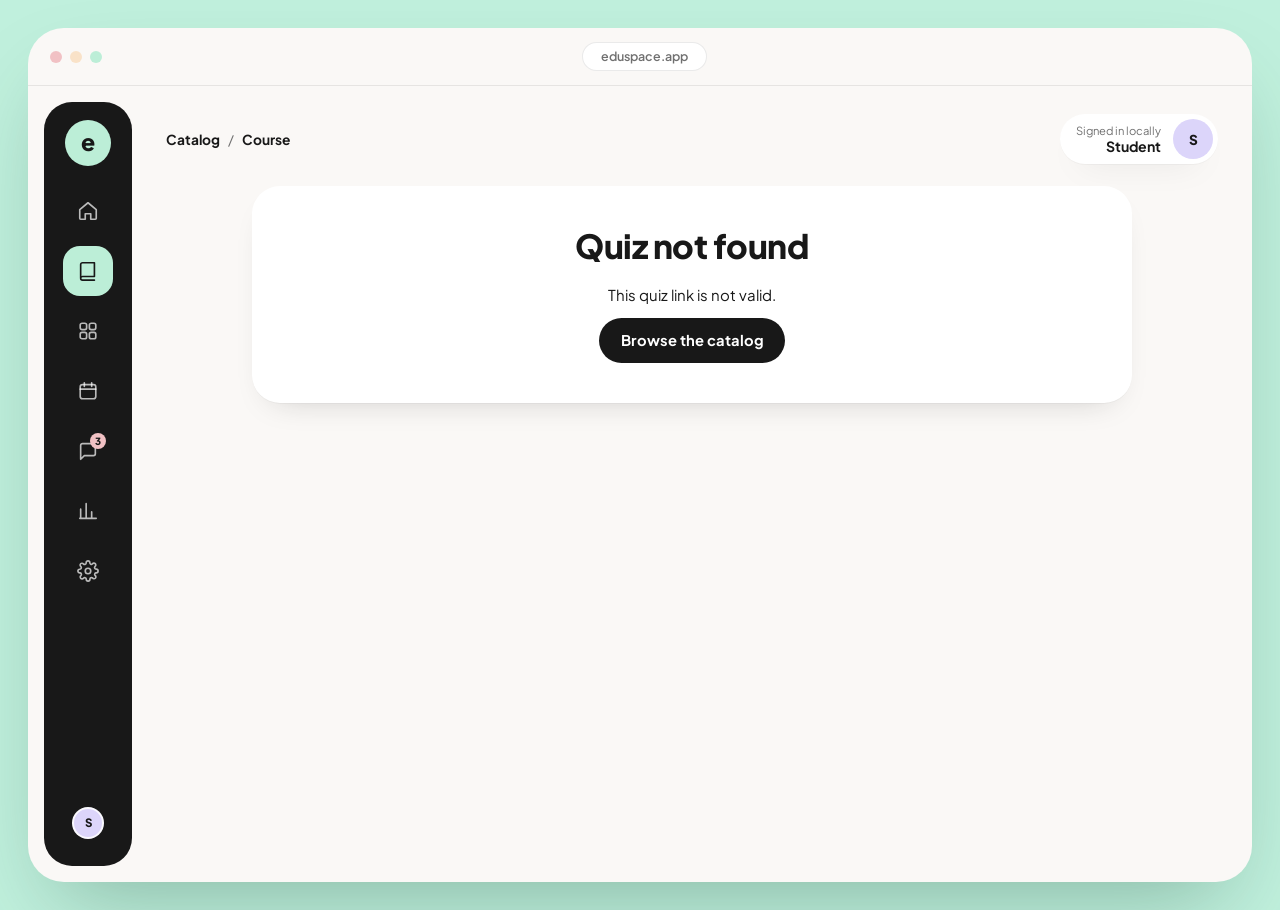
<file: quiz.html>
<!DOCTYPE html>
<!--
  ============================================================
  FILE: quiz.html
  ============================================================
  1. PURPOSE: Course quiz (quiz.html?course=<id>): five multiple-choice questions, automatic grading, feedback, retry and attempt history.
  2. MAIN FUNCTIONALITY: Start / Retry (quiz_started), question navigation (no events), Submit (quiz_submitted; quiz_completed on first pass; course_completed).
  3. IMPORTANT SECTIONS: browser-style window > sidebar (shared) > top bar
     (shared) > <main> (this page) > Messages dialog, consent banner,
     toast (shared) > scripts.
  4. DEPENDENCIES: assets/css/style.css, animations.css, responsive.css;
     scripts (all "defer", run in this order): config.js -> course-data.js
     -> analytics.js -> progress.js -> main.js -> courses.js -> lessons.js
     -> quizzes.js -> dashboard.js -> account.js. Font: Plus Jakarta Sans.
  5. HOW TO CUSTOMIZE: page text is here; courses, lessons and quizzes are
     in assets/js/course-data.js; settings in assets/js/config.js. Every
     button is described in a comment and in BUTTON_GUIDE.md.
  6. HOW ANALYTICS IS INTEGRATED: see "GA4 AND GTM INTEGRATION SECTION"
     below and the noscript slot right after <body>. GTM is inserted by
     assets/js/analytics.js only with a real ID and the student's consent.
  ============================================================
-->
<html lang="en">
<head>
  <meta charset="utf-8">
  <meta name="viewport" content="width=device-width, initial-scale=1">
  <title>Quiz | EduSpace</title>
  <meta name="description" content="EduSpace - demonstration online learning platform with courses, lessons, quizzes and progress tracking.">

  <!-- ==========================================
       GA4 AND GTM INTEGRATION SECTION
       ==========================================
       Google Tag Manager is NOT pasted here as a static snippet. It is
       inserted by assets/js/analytics.js -> loadGoogleTagManager() so that
       it loads only when:
         1. SITE_CONFIG.analytics.gtmContainerId (config.js) is a real ID
            instead of the placeholder GTM-XXXXXXX, and
         2. the student clicked "Accept" (or allowed analytics in Settings).
       GA4 (G-XXXXXXXXXX) is configured INSIDE GTM with a Google tag, so
       there is no gtag.js here and GA4 cannot be counted twice.
       Page views: one per page load (quiz), sent by the GA4 Google tag.
       ========================================== -->

  <link rel="preconnect" href="https://fonts.googleapis.com">
  <link rel="preconnect" href="https://fonts.gstatic.com" crossorigin>
  <link href="https://fonts.googleapis.com/css2?family=Plus+Jakarta+Sans:wght@400;500;600;700;800&display=swap" rel="stylesheet">
  <link rel="stylesheet" href="assets/css/style.css">
  <link rel="stylesheet" href="assets/css/animations.css">
  <link rel="stylesheet" href="assets/css/responsive.css">
  <link rel="icon" href="assets/images/favicon.svg" type="image/svg+xml">
  <script src="assets/js/config.js" defer></script>
  <script src="assets/js/course-data.js" defer></script>
  <script src="assets/js/analytics.js" defer></script>
  <script src="assets/js/progress.js" defer></script>
  <script src="assets/js/main.js" defer></script>
  <script src="assets/js/courses.js" defer></script>
  <script src="assets/js/lessons.js" defer></script>
  <script src="assets/js/quizzes.js" defer></script>
  <script src="assets/js/dashboard.js" defer></script>
  <script src="assets/js/account.js" defer></script>
</head>
<body data-page="quiz">
  <!-- GTM NOSCRIPT SLOT (Google Tag Manager, for visitors without JavaScript).
       After you have a real container ID, you MAY replace this comment with:
       <noscript><iframe src="https://www.googletagmanager.com/ns.html?id=GTM-XXXXXXX"
       height="0" width="0" style="display:none;visibility:hidden"></iframe></noscript>
       Note: it bypasses the consent banner, so only add it if your consent
       rules allow that. -->
  <a class="skip-link" href="#main">Skip to content</a>
  <svg width="0" height="0" style="position:absolute" aria-hidden="true" focusable="false"><symbol id="i-home" viewBox="0 0 24 24"><path d="M3 10.5 12 3l9 7.5V20a1 1 0 0 1-1 1h-5v-6h-6v6H4a1 1 0 0 1-1-1z"/></symbol><symbol id="i-book" viewBox="0 0 24 24"><path d="M4 19.5V5a2 2 0 0 1 2-2h13v15H6a2 2 0 0 0-2 2 2 2 0 0 0 2 2h13"/></symbol><symbol id="i-grid" viewBox="0 0 24 24"><rect x="3.5" y="3.5" width="7" height="7" rx="2"/><rect x="13.5" y="3.5" width="7" height="7" rx="2"/><rect x="3.5" y="13.5" width="7" height="7" rx="2"/><rect x="13.5" y="13.5" width="7" height="7" rx="2"/></symbol><symbol id="i-calendar" viewBox="0 0 24 24"><rect x="3.5" y="5" width="17" height="15.5" rx="2.5"/><path d="M3.5 10h17M8 3v4M16 3v4"/></symbol><symbol id="i-message" viewBox="0 0 24 24"><path d="M20 15a2 2 0 0 1-2 2H8l-4 4V6a2 2 0 0 1 2-2h12a2 2 0 0 1 2 2z"/></symbol><symbol id="i-chart" viewBox="0 0 24 24"><path d="M4 20V10M10 20V4M16 20v-7M21 20H3"/></symbol><symbol id="i-settings" viewBox="0 0 24 24"><circle cx="12" cy="12" r="3"/><path d="M19.4 15a1.7 1.7 0 0 0 .3 1.8l.1.1a2 2 0 1 1-2.8 2.8l-.1-.1a1.7 1.7 0 0 0-1.8-.3 1.7 1.7 0 0 0-1 1.5V21a2 2 0 1 1-4 0v-.1a1.7 1.7 0 0 0-1.1-1.5 1.7 1.7 0 0 0-1.8.3l-.1.1a2 2 0 1 1-2.8-2.8l.1-.1a1.7 1.7 0 0 0 .3-1.8 1.7 1.7 0 0 0-1.5-1H3a2 2 0 1 1 0-4h.1a1.7 1.7 0 0 0 1.5-1.1 1.7 1.7 0 0 0-.3-1.8l-.1-.1a2 2 0 1 1 2.8-2.8l.1.1a1.7 1.7 0 0 0 1.8.3H9a1.7 1.7 0 0 0 1-1.5V3a2 2 0 1 1 4 0v.1a1.7 1.7 0 0 0 1 1.5 1.7 1.7 0 0 0 1.8-.3l.1-.1a2 2 0 1 1 2.8 2.8l-.1.1a1.7 1.7 0 0 0-.3 1.8V9a1.7 1.7 0 0 0 1.5 1H21a2 2 0 1 1 0 4h-.1a1.7 1.7 0 0 0-1.5 1z"/></symbol><symbol id="i-user" viewBox="0 0 24 24"><circle cx="12" cy="8" r="4"/><path d="M4 21c.8-4 3.9-6 8-6s7.2 2 8 6"/></symbol><symbol id="i-users" viewBox="0 0 24 24"><circle cx="9" cy="8" r="3.5"/><path d="M2.5 20c.6-3.5 3-5.5 6.5-5.5s5.9 2 6.5 5.5M16 4.6a3.5 3.5 0 0 1 0 6.8M18 14.8c2 .7 3.2 2.5 3.5 5.2"/></symbol><symbol id="i-star" viewBox="0 0 24 24"><path d="M12 3.5l2.6 5.3 5.9.9-4.3 4.1 1 5.8L12 16.9l-5.2 2.7 1-5.8-4.3-4.1 5.9-.9z"/></symbol><symbol id="i-clock" viewBox="0 0 24 24"><circle cx="12" cy="12" r="8.5"/><path d="M12 7.5V12l3 2"/></symbol><symbol id="i-arrow" viewBox="0 0 24 24"><path d="M5 12h14M13 6l6 6-6 6"/></symbol><symbol id="i-arrow-left" viewBox="0 0 24 24"><path d="M19 12H5M11 6l-6 6 6 6"/></symbol><symbol id="i-plus" viewBox="0 0 24 24"><path d="M12 5v14M5 12h14"/></symbol><symbol id="i-check" viewBox="0 0 24 24"><path d="M5 12.5l4.5 4.5L19 7.5"/></symbol><symbol id="i-circle" viewBox="0 0 24 24"><circle cx="12" cy="12" r="8"/></symbol><symbol id="i-quiz" viewBox="0 0 24 24"><circle cx="12" cy="12" r="9"/><path d="M9.5 9.5a2.5 2.5 0 1 1 3.4 2.3c-.6.3-.9.8-.9 1.4v.6M12 17h.01"/></symbol><symbol id="i-play" viewBox="0 0 24 24"><path d="M7 4.5v15l12-7.5z"/></symbol><symbol id="i-text" viewBox="0 0 24 24"><path d="M4 6h16M4 12h16M4 18h10"/></symbol><symbol id="i-pencil" viewBox="0 0 24 24"><path d="M16.5 3.5a2.1 2.1 0 0 1 3 3L8 18l-4 1 1-4z"/></symbol><symbol id="i-award" viewBox="0 0 24 24"><circle cx="12" cy="9" r="6"/><path d="M8.5 14 7 22l5-3 5 3-1.5-8"/></symbol><symbol id="i-x" viewBox="0 0 24 24"><path d="M6 6l12 12M18 6 6 18"/></symbol><symbol id="i-refresh" viewBox="0 0 24 24"><path d="M20 11a8 8 0 0 0-14.6-4.5L4 8M4 4v4h4M4 13a8 8 0 0 0 14.6 4.5L20 16M20 20v-4h-4"/></symbol><symbol id="i-flame" viewBox="0 0 24 24"><path d="M12 21c-3.6 0-6-2.4-6-5.6 0-3.6 3-5.4 3.6-9.4 2.6 1.6 3.4 3.8 3.2 5.6 1-.6 1.7-1.7 1.9-2.9 1.9 1.6 3.3 3.8 3.3 6.7C18 18.6 15.6 21 12 21z"/></symbol><symbol id="i-menu" viewBox="0 0 24 24"><path d="M4 7h16M4 12h16M4 17h16"/></symbol><symbol id="i-search" viewBox="0 0 24 24"><circle cx="11" cy="11" r="7"/><path d="m20 20-3.5-3.5"/></symbol><symbol id="i-chevron-left" viewBox="0 0 24 24"><path d="M15 5l-7 7 7 7"/></symbol><symbol id="i-chevron-right" viewBox="0 0 24 24"><path d="M9 5l7 7-7 7"/></symbol><symbol id="i-download" viewBox="0 0 24 24"><path d="M12 4v11M7 10l5 5 5-5M5 20h14"/></symbol><symbol id="i-trash" viewBox="0 0 24 24"><path d="M4 7h16M9 7V4h6v3M6 7l1 13h10l1-13"/></symbol><symbol id="i-sparkle" viewBox="0 0 24 24"><path d="M12 3l1.8 5.2L19 10l-5.2 1.8L12 17l-1.8-5.2L5 10l5.2-1.8zM19 16l.8 2.2L22 19l-2.2.8L19 22l-.8-2.2L16 19l2.2-.8z"/></symbol><symbol id="i-shield" viewBox="0 0 24 24"><path d="M12 3 4.5 6v5.5c0 4.7 3.2 8.4 7.5 9.5 4.3-1.1 7.5-4.8 7.5-9.5V6z"/></symbol></svg>
  <!-- APP WINDOW: the floating, browser-style container of the reference design. -->
  <div class="app">
    <div class="app__chrome" aria-hidden="true"><span></span><span></span><span></span><p>eduspace.app</p></div>
    <div class="app__frame">
  <!-- SIDEBAR: compact black navigation. On screens under 860 px it becomes an animated drawer
       (setSidebarOpen() in main.js). Tooltips are CSS-only (data-tooltip) and also appear on keyboard focus. -->
  <aside class="sidebar" id="sidebar" aria-label="Main navigation">
    <a class="sidebar__logo" href="index.html" aria-label="EduSpace home" data-tooltip="EduSpace home"><span class="logo-mark" aria-hidden="true">e</span><span class="nav-item__label">EduSpace</span></a>
    <!-- BUTTON: close drawer (small screens only). Analytics: none. -->
    <button type="button" class="sidebar__close icon-btn" id="sidebar-close" aria-label="Close menu"><svg class="icon" aria-hidden="true"><use href="#i-x"></use></svg></button>
    <ul class="sidebar__list">
      <!-- LINK: Home -> index.html. Analytics: page_view of that page (GA4 Google tag in GTM). -->
      <li><a class="nav-item" href="index.html" data-nav="home" data-tooltip="Home: popular courses and your learning summary" aria-label="Home"><svg class="icon" aria-hidden="true"><use href="#i-home"></use></svg><span class="nav-item__label">Home</span></a></li>
      <!-- LINK: My Courses -> catalog.html?mine=1. Analytics: page_view of that page (GA4 Google tag in GTM). -->
      <li><a class="nav-item" href="catalog.html?mine=1" data-nav="my-courses" data-tooltip="My Courses: only the courses you enrolled in" aria-label="My Courses"><svg class="icon" aria-hidden="true"><use href="#i-book"></use></svg><span class="nav-item__label">My Courses</span></a></li>
      <!-- LINK: Course Catalog -> catalog.html. Analytics: page_view of that page (GA4 Google tag in GTM). -->
      <li><a class="nav-item" href="catalog.html" data-nav="catalog" data-tooltip="Course Catalog: search and filter all courses" aria-label="Course Catalog"><svg class="icon" aria-hidden="true"><use href="#i-grid"></use></svg><span class="nav-item__label">Course Catalog</span></a></li>
      <!-- LINK: Learning Calendar -> dashboard.html#calendar. Analytics: page_view of that page (GA4 Google tag in GTM). -->
      <li><a class="nav-item" href="dashboard.html#calendar" data-nav="calendar" data-tooltip="Learning Calendar: study days and planned sessions" aria-label="Learning Calendar"><svg class="icon" aria-hidden="true"><use href="#i-calendar"></use></svg><span class="nav-item__label">Learning Calendar</span></a></li>
      <!-- BUTTON: Messages - opens the demonstration inbox (openMessages() in main.js). Analytics: none. -->
      <li><button type="button" class="nav-item" id="messages-btn" data-tooltip="Messages: demonstration inbox" aria-label="Messages"><svg class="icon" aria-hidden="true"><use href="#i-message"></use></svg><span class="nav-item__label">Messages</span><span class="nav-item__badge" aria-hidden="true">3</span></button></li>
      <!-- LINK: Learning Analytics -> dashboard.html. Analytics: page_view of that page (GA4 Google tag in GTM). -->
      <li><a class="nav-item" href="dashboard.html" data-nav="dashboard" data-tooltip="Learning Analytics: your progress, study time and quiz results" aria-label="Learning Analytics"><svg class="icon" aria-hidden="true"><use href="#i-chart"></use></svg><span class="nav-item__label">Learning Analytics</span></a></li>
      <!-- LINK: Settings -> settings.html. Analytics: page_view of that page (GA4 Google tag in GTM). -->
      <li><a class="nav-item" href="settings.html" data-nav="settings" data-tooltip="Settings: motion, analytics consent and your data" aria-label="Settings"><svg class="icon" aria-hidden="true"><use href="#i-settings"></use></svg><span class="nav-item__label">Settings</span></a></li>
    </ul>
    <!-- LINK: Student Profile -> profile.html. Analytics: page_view. -->
    <a class="sidebar__profile nav-item" href="profile.html" data-nav="profile" data-tooltip="Student Profile: name, goal, completion record and notes" aria-label="Student Profile">
      <span class="avatar avatar--sm" data-student-avatar>S</span><span class="nav-item__label">Student Profile</span>
    </a>
  </aside>
  <div class="sidebar-overlay" id="sidebar-overlay" aria-hidden="true"></div>
  <div class="app__body">
    <!-- TOP BAR: menu button (small screens), page title, sample-data badge, student chip. -->
    <header class="topbar">
      <!-- BUTTON: open the navigation drawer (setSidebarOpen in main.js). Analytics: none. -->
      <button type="button" class="icon-btn topbar__menu" id="menu-toggle" aria-label="Open menu" aria-controls="sidebar" aria-expanded="false"><svg class="icon" aria-hidden="true"><use href="#i-menu"></use></svg></button>
      <div class="topbar__title"><nav aria-label="Breadcrumb" class="breadcrumb"><a href="catalog.html">Catalog</a><span aria-hidden="true">/</span><a data-quiz-course-link href="catalog.html">Course</a></nav></div>
      <span class="badge badge--sample" data-sample-badge hidden data-tooltip="Loaded from Settings. These numbers were not measured."><svg class="icon" aria-hidden="true"><use href="#i-sparkle"></use></svg>Sample data</span>
      <!-- LINK: student chip -> profile.html. Analytics: page_view. -->
      <a class="student-chip" href="profile.html" aria-label="Open your profile">
        <span class="student-chip__text"><small>Signed in locally</small><strong data-student-name>Student</strong></span>
        <span class="avatar" data-student-avatar>S</span>
      </a>
    </header>
    <main id="main">
      <div id="quiz-page" class="quiz">
        <h1 class="quiz__title" id="quiz-title">Quiz</h1>

        <!-- SCREEN: gate (not enrolled). BUTTON: Enroll and continue -> course_enrolled. -->
        <section class="panel gate" data-quiz-screen="gate" hidden>
          <span class="gate__icon"><svg class="icon" aria-hidden="true"><use href="#i-quiz"></use></svg></span>
          <h2>Enroll to take this quiz</h2>
          <p>Quizzes are part of the course. Enrolment is free and saved in this browser.</p>
          <button type="button" class="btn btn--dark btn--lg" id="quiz-gate-btn"><svg class="icon" aria-hidden="true"><use href="#i-plus"></use></svg>Enroll and continue</button>
        </section>

        <!-- SCREEN: intro. BUTTON: Start quiz -> startQuiz() -> quiz_started. -->
        <section class="panel quiz-intro" data-quiz-screen="intro" hidden>
          <ul class="fact-tiles" id="quiz-intro-facts"></ul>
          <p class="small" id="quiz-intro-note"></p>
          <p class="small">Score = correct answers / total questions x 100. One answer is correct per question.</p>
          <button type="button" class="btn btn--dark btn--lg" id="start-quiz-btn"><svg class="icon" aria-hidden="true"><use href="#i-play"></use></svg>Start quiz</button>
          <h2 class="h3">Attempt history</h2>
          <div id="quiz-history-intro"></div>
        </section>

        <!-- SCREEN: runner. Options, dots, Previous / Next: no events, no page views. Submit -> submitQuiz(). -->
        <section class="panel quiz-runner" data-quiz-screen="runner" hidden>
          <div class="quiz-runner__top">
            <p class="eyebrow" id="quiz-counter"></p>
            <p class="muted small" id="quiz-answered"></p>
          </div>
          <div class="dots" id="quiz-dots" aria-label="Questions"></div>
          <div class="quiz-card" id="quiz-card">
            <h2 class="quiz-card__q" id="quiz-question"></h2>
            <fieldset class="options" id="quiz-options"></fieldset>
          </div>
          <p class="form-error" id="quiz-error" role="alert" hidden></p>
          <div class="quiz-runner__nav">
            <!-- BUTTON: Previous question. Analytics: none. -->
            <button type="button" class="btn btn--light" id="quiz-prev"><svg class="icon" aria-hidden="true"><use href="#i-arrow-left"></use></svg>Previous</button>
            <!-- BUTTON: Next question / Submit quiz (last question). Submit -> quiz_submitted (+ quiz_completed on first pass). -->
            <button type="button" class="btn btn--light" id="quiz-next">Next question <svg class="icon" aria-hidden="true"><use href="#i-arrow"></use></svg></button>
          </div>
        </section>

        <!-- SCREEN: results. BUTTON: Retry quiz -> startQuiz() -> quiz_started (next attempt number). -->
        <section class="panel quiz-results" data-quiz-screen="results" hidden>
          <div class="results-top">
            <div class="score-ring" id="score-ring" role="img" aria-labelledby="score-value"><svg viewBox="0 0 120 120" aria-hidden="true"><circle cx="60" cy="60" r="52"/><circle class="score-ring__value" cx="60" cy="60" r="52"/></svg><strong id="score-value">0%</strong></div>
            <div>
              <h2 id="results-headline" tabindex="-1"></h2>
              <p id="results-text"></p>
              <p class="muted small" id="results-attempt"></p>
              <div class="btn-row">
                <button type="button" class="btn btn--dark" id="retry-quiz-btn"><svg class="icon" aria-hidden="true"><use href="#i-refresh"></use></svg>Retry quiz</button>
                <a class="btn btn--light" data-quiz-course-link href="catalog.html">Back to course</a>
              </div>
            </div>
          </div>
          <p class="hint" id="results-next"></p>
          <h2 class="h3">Your answers</h2>
          <ol class="review" id="results-review"></ol>
          <h2 class="h3">Attempt history</h2>
          <div id="quiz-history-results"></div>
        </section>
      </div>
    </main>
  </div>
    </div>
  </div>

  <!-- MESSAGES DIALOG (demonstration inbox, filled by openMessages() in main.js). Analytics: none. -->
  <dialog class="dialog" id="messages-dialog" aria-labelledby="messages-title">
    <div class="dialog__head">
      <h2 id="messages-title">Messages</h2>
      <!-- BUTTON: close the dialog. Analytics: none. -->
      <button type="button" class="icon-btn" data-close-dialog aria-label="Close messages"><svg class="icon" aria-hidden="true"><use href="#i-x"></use></svg></button>
    </div>
    <p class="muted small">Demonstration messages. Nothing is sent or received on this platform.</p>
    <ul class="messages" id="messages-list"></ul>
    <form class="message-reply" onsubmit="return false">
      <label class="visually-hidden" for="reply-input">Reply</label>
      <input id="reply-input" type="text" placeholder="Replying is disabled in demo mode" disabled>
      <button type="button" class="btn btn--dark btn--sm" disabled>Send</button>
    </form>
  </dialog>

  <!-- CONSENT BANNER: shown only when a real GTM ID is set and no choice was made yet (analytics.js). -->
  <div class="consent" id="consent-banner" role="region" aria-label="Analytics consent" hidden>
    <p>We would like to measure how the platform is used with Google Analytics (anonymous course and lesson ids only, no names or answers). <a href="settings.html">Settings</a></p>
    <div class="btn-row">
      <!-- BUTTON: Decline -> handleConsentChoice("denied"). GTM never loads. -->
      <button type="button" class="btn btn--light btn--sm" id="consent-decline-btn">Decline</button>
      <!-- BUTTON: Accept -> handleConsentChoice("granted"). GTM loads; GA4 sends page_view. -->
      <button type="button" class="btn btn--dark btn--sm" id="consent-accept-btn">Accept</button>
    </div>
  </div>

  <div class="toast" id="toast" role="status" aria-live="polite"></div>
</body>
</html>
</file>
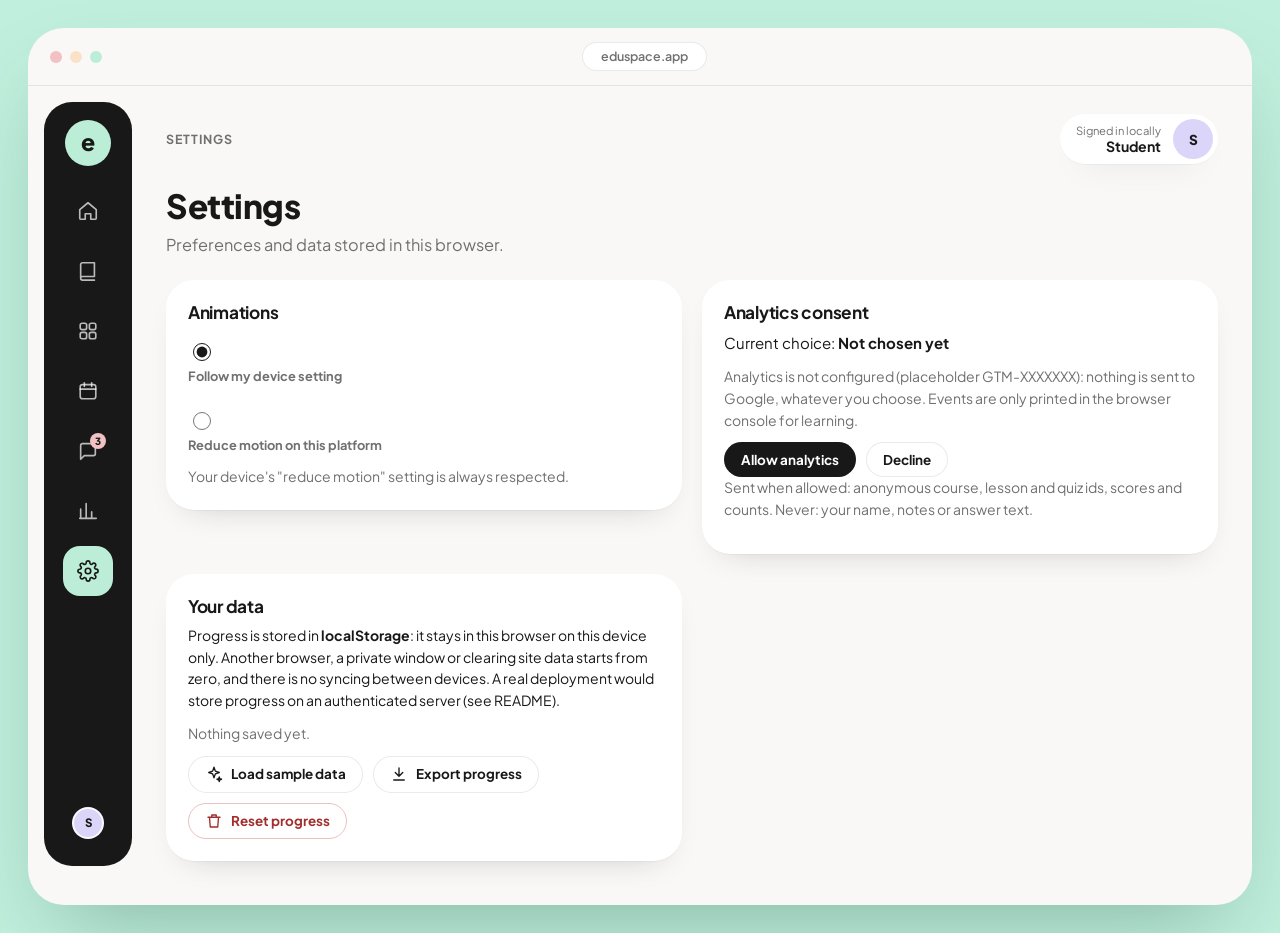
<file: settings.html>
<!DOCTYPE html>
<!--
  ============================================================
  FILE: settings.html
  ============================================================
  1. PURPOSE: Settings: motion preference, analytics consent, sample data, export and reset.
  2. MAIN FUNCTIONALITY: motion radios, consent Allow / Decline (handleConsentChoice), Load sample data, Export progress, Reset progress. No custom events.
  3. IMPORTANT SECTIONS: browser-style window > sidebar (shared) > top bar
     (shared) > <main> (this page) > Messages dialog, consent banner,
     toast (shared) > scripts.
  4. DEPENDENCIES: assets/css/style.css, animations.css, responsive.css;
     scripts (all "defer", run in this order): config.js -> course-data.js
     -> analytics.js -> progress.js -> main.js -> courses.js -> lessons.js
     -> quizzes.js -> dashboard.js -> account.js. Font: Plus Jakarta Sans.
  5. HOW TO CUSTOMIZE: page text is here; courses, lessons and quizzes are
     in assets/js/course-data.js; settings in assets/js/config.js. Every
     button is described in a comment and in BUTTON_GUIDE.md.
  6. HOW ANALYTICS IS INTEGRATED: see "GA4 AND GTM INTEGRATION SECTION"
     below and the noscript slot right after <body>. GTM is inserted by
     assets/js/analytics.js only with a real ID and the student's consent.
  ============================================================
-->
<html lang="en">
<head>
  <meta charset="utf-8">
  <meta name="viewport" content="width=device-width, initial-scale=1">
  <title>Settings | EduSpace</title>
  <meta name="description" content="EduSpace - demonstration online learning platform with courses, lessons, quizzes and progress tracking.">

  <!-- ==========================================
       GA4 AND GTM INTEGRATION SECTION
       ==========================================
       Google Tag Manager is NOT pasted here as a static snippet. It is
       inserted by assets/js/analytics.js -> loadGoogleTagManager() so that
       it loads only when:
         1. SITE_CONFIG.analytics.gtmContainerId (config.js) is a real ID
            instead of the placeholder GTM-XXXXXXX, and
         2. the student clicked "Accept" (or allowed analytics in Settings).
       GA4 (G-XXXXXXXXXX) is configured INSIDE GTM with a Google tag, so
       there is no gtag.js here and GA4 cannot be counted twice.
       Page views: one per page load (settings), sent by the GA4 Google tag.
       ========================================== -->

  <link rel="preconnect" href="https://fonts.googleapis.com">
  <link rel="preconnect" href="https://fonts.gstatic.com" crossorigin>
  <link href="https://fonts.googleapis.com/css2?family=Plus+Jakarta+Sans:wght@400;500;600;700;800&display=swap" rel="stylesheet">
  <link rel="stylesheet" href="assets/css/style.css">
  <link rel="stylesheet" href="assets/css/animations.css">
  <link rel="stylesheet" href="assets/css/responsive.css">
  <link rel="icon" href="assets/images/favicon.svg" type="image/svg+xml">
  <script src="assets/js/config.js" defer></script>
  <script src="assets/js/course-data.js" defer></script>
  <script src="assets/js/analytics.js" defer></script>
  <script src="assets/js/progress.js" defer></script>
  <script src="assets/js/main.js" defer></script>
  <script src="assets/js/courses.js" defer></script>
  <script src="assets/js/lessons.js" defer></script>
  <script src="assets/js/quizzes.js" defer></script>
  <script src="assets/js/dashboard.js" defer></script>
  <script src="assets/js/account.js" defer></script>
</head>
<body data-page="settings">
  <!-- GTM NOSCRIPT SLOT (Google Tag Manager, for visitors without JavaScript).
       After you have a real container ID, you MAY replace this comment with:
       <noscript><iframe src="https://www.googletagmanager.com/ns.html?id=GTM-XXXXXXX"
       height="0" width="0" style="display:none;visibility:hidden"></iframe></noscript>
       Note: it bypasses the consent banner, so only add it if your consent
       rules allow that. -->
  <a class="skip-link" href="#main">Skip to content</a>
  <svg width="0" height="0" style="position:absolute" aria-hidden="true" focusable="false"><symbol id="i-home" viewBox="0 0 24 24"><path d="M3 10.5 12 3l9 7.5V20a1 1 0 0 1-1 1h-5v-6h-6v6H4a1 1 0 0 1-1-1z"/></symbol><symbol id="i-book" viewBox="0 0 24 24"><path d="M4 19.5V5a2 2 0 0 1 2-2h13v15H6a2 2 0 0 0-2 2 2 2 0 0 0 2 2h13"/></symbol><symbol id="i-grid" viewBox="0 0 24 24"><rect x="3.5" y="3.5" width="7" height="7" rx="2"/><rect x="13.5" y="3.5" width="7" height="7" rx="2"/><rect x="3.5" y="13.5" width="7" height="7" rx="2"/><rect x="13.5" y="13.5" width="7" height="7" rx="2"/></symbol><symbol id="i-calendar" viewBox="0 0 24 24"><rect x="3.5" y="5" width="17" height="15.5" rx="2.5"/><path d="M3.5 10h17M8 3v4M16 3v4"/></symbol><symbol id="i-message" viewBox="0 0 24 24"><path d="M20 15a2 2 0 0 1-2 2H8l-4 4V6a2 2 0 0 1 2-2h12a2 2 0 0 1 2 2z"/></symbol><symbol id="i-chart" viewBox="0 0 24 24"><path d="M4 20V10M10 20V4M16 20v-7M21 20H3"/></symbol><symbol id="i-settings" viewBox="0 0 24 24"><circle cx="12" cy="12" r="3"/><path d="M19.4 15a1.7 1.7 0 0 0 .3 1.8l.1.1a2 2 0 1 1-2.8 2.8l-.1-.1a1.7 1.7 0 0 0-1.8-.3 1.7 1.7 0 0 0-1 1.5V21a2 2 0 1 1-4 0v-.1a1.7 1.7 0 0 0-1.1-1.5 1.7 1.7 0 0 0-1.8.3l-.1.1a2 2 0 1 1-2.8-2.8l.1-.1a1.7 1.7 0 0 0 .3-1.8 1.7 1.7 0 0 0-1.5-1H3a2 2 0 1 1 0-4h.1a1.7 1.7 0 0 0 1.5-1.1 1.7 1.7 0 0 0-.3-1.8l-.1-.1a2 2 0 1 1 2.8-2.8l.1.1a1.7 1.7 0 0 0 1.8.3H9a1.7 1.7 0 0 0 1-1.5V3a2 2 0 1 1 4 0v.1a1.7 1.7 0 0 0 1 1.5 1.7 1.7 0 0 0 1.8-.3l.1-.1a2 2 0 1 1 2.8 2.8l-.1.1a1.7 1.7 0 0 0-.3 1.8V9a1.7 1.7 0 0 0 1.5 1H21a2 2 0 1 1 0 4h-.1a1.7 1.7 0 0 0-1.5 1z"/></symbol><symbol id="i-user" viewBox="0 0 24 24"><circle cx="12" cy="8" r="4"/><path d="M4 21c.8-4 3.9-6 8-6s7.2 2 8 6"/></symbol><symbol id="i-users" viewBox="0 0 24 24"><circle cx="9" cy="8" r="3.5"/><path d="M2.5 20c.6-3.5 3-5.5 6.5-5.5s5.9 2 6.5 5.5M16 4.6a3.5 3.5 0 0 1 0 6.8M18 14.8c2 .7 3.2 2.5 3.5 5.2"/></symbol><symbol id="i-star" viewBox="0 0 24 24"><path d="M12 3.5l2.6 5.3 5.9.9-4.3 4.1 1 5.8L12 16.9l-5.2 2.7 1-5.8-4.3-4.1 5.9-.9z"/></symbol><symbol id="i-clock" viewBox="0 0 24 24"><circle cx="12" cy="12" r="8.5"/><path d="M12 7.5V12l3 2"/></symbol><symbol id="i-arrow" viewBox="0 0 24 24"><path d="M5 12h14M13 6l6 6-6 6"/></symbol><symbol id="i-arrow-left" viewBox="0 0 24 24"><path d="M19 12H5M11 6l-6 6 6 6"/></symbol><symbol id="i-plus" viewBox="0 0 24 24"><path d="M12 5v14M5 12h14"/></symbol><symbol id="i-check" viewBox="0 0 24 24"><path d="M5 12.5l4.5 4.5L19 7.5"/></symbol><symbol id="i-circle" viewBox="0 0 24 24"><circle cx="12" cy="12" r="8"/></symbol><symbol id="i-quiz" viewBox="0 0 24 24"><circle cx="12" cy="12" r="9"/><path d="M9.5 9.5a2.5 2.5 0 1 1 3.4 2.3c-.6.3-.9.8-.9 1.4v.6M12 17h.01"/></symbol><symbol id="i-play" viewBox="0 0 24 24"><path d="M7 4.5v15l12-7.5z"/></symbol><symbol id="i-text" viewBox="0 0 24 24"><path d="M4 6h16M4 12h16M4 18h10"/></symbol><symbol id="i-pencil" viewBox="0 0 24 24"><path d="M16.5 3.5a2.1 2.1 0 0 1 3 3L8 18l-4 1 1-4z"/></symbol><symbol id="i-award" viewBox="0 0 24 24"><circle cx="12" cy="9" r="6"/><path d="M8.5 14 7 22l5-3 5 3-1.5-8"/></symbol><symbol id="i-x" viewBox="0 0 24 24"><path d="M6 6l12 12M18 6 6 18"/></symbol><symbol id="i-refresh" viewBox="0 0 24 24"><path d="M20 11a8 8 0 0 0-14.6-4.5L4 8M4 4v4h4M4 13a8 8 0 0 0 14.6 4.5L20 16M20 20v-4h-4"/></symbol><symbol id="i-flame" viewBox="0 0 24 24"><path d="M12 21c-3.6 0-6-2.4-6-5.6 0-3.6 3-5.4 3.6-9.4 2.6 1.6 3.4 3.8 3.2 5.6 1-.6 1.7-1.7 1.9-2.9 1.9 1.6 3.3 3.8 3.3 6.7C18 18.6 15.6 21 12 21z"/></symbol><symbol id="i-menu" viewBox="0 0 24 24"><path d="M4 7h16M4 12h16M4 17h16"/></symbol><symbol id="i-search" viewBox="0 0 24 24"><circle cx="11" cy="11" r="7"/><path d="m20 20-3.5-3.5"/></symbol><symbol id="i-chevron-left" viewBox="0 0 24 24"><path d="M15 5l-7 7 7 7"/></symbol><symbol id="i-chevron-right" viewBox="0 0 24 24"><path d="M9 5l7 7-7 7"/></symbol><symbol id="i-download" viewBox="0 0 24 24"><path d="M12 4v11M7 10l5 5 5-5M5 20h14"/></symbol><symbol id="i-trash" viewBox="0 0 24 24"><path d="M4 7h16M9 7V4h6v3M6 7l1 13h10l1-13"/></symbol><symbol id="i-sparkle" viewBox="0 0 24 24"><path d="M12 3l1.8 5.2L19 10l-5.2 1.8L12 17l-1.8-5.2L5 10l5.2-1.8zM19 16l.8 2.2L22 19l-2.2.8L19 22l-.8-2.2L16 19l2.2-.8z"/></symbol><symbol id="i-shield" viewBox="0 0 24 24"><path d="M12 3 4.5 6v5.5c0 4.7 3.2 8.4 7.5 9.5 4.3-1.1 7.5-4.8 7.5-9.5V6z"/></symbol></svg>
  <!-- APP WINDOW: the floating, browser-style container of the reference design. -->
  <div class="app">
    <div class="app__chrome" aria-hidden="true"><span></span><span></span><span></span><p>eduspace.app</p></div>
    <div class="app__frame">
  <!-- SIDEBAR: compact black navigation. On screens under 860 px it becomes an animated drawer
       (setSidebarOpen() in main.js). Tooltips are CSS-only (data-tooltip) and also appear on keyboard focus. -->
  <aside class="sidebar" id="sidebar" aria-label="Main navigation">
    <a class="sidebar__logo" href="index.html" aria-label="EduSpace home" data-tooltip="EduSpace home"><span class="logo-mark" aria-hidden="true">e</span><span class="nav-item__label">EduSpace</span></a>
    <!-- BUTTON: close drawer (small screens only). Analytics: none. -->
    <button type="button" class="sidebar__close icon-btn" id="sidebar-close" aria-label="Close menu"><svg class="icon" aria-hidden="true"><use href="#i-x"></use></svg></button>
    <ul class="sidebar__list">
      <!-- LINK: Home -> index.html. Analytics: page_view of that page (GA4 Google tag in GTM). -->
      <li><a class="nav-item" href="index.html" data-nav="home" data-tooltip="Home: popular courses and your learning summary" aria-label="Home"><svg class="icon" aria-hidden="true"><use href="#i-home"></use></svg><span class="nav-item__label">Home</span></a></li>
      <!-- LINK: My Courses -> catalog.html?mine=1. Analytics: page_view of that page (GA4 Google tag in GTM). -->
      <li><a class="nav-item" href="catalog.html?mine=1" data-nav="my-courses" data-tooltip="My Courses: only the courses you enrolled in" aria-label="My Courses"><svg class="icon" aria-hidden="true"><use href="#i-book"></use></svg><span class="nav-item__label">My Courses</span></a></li>
      <!-- LINK: Course Catalog -> catalog.html. Analytics: page_view of that page (GA4 Google tag in GTM). -->
      <li><a class="nav-item" href="catalog.html" data-nav="catalog" data-tooltip="Course Catalog: search and filter all courses" aria-label="Course Catalog"><svg class="icon" aria-hidden="true"><use href="#i-grid"></use></svg><span class="nav-item__label">Course Catalog</span></a></li>
      <!-- LINK: Learning Calendar -> dashboard.html#calendar. Analytics: page_view of that page (GA4 Google tag in GTM). -->
      <li><a class="nav-item" href="dashboard.html#calendar" data-nav="calendar" data-tooltip="Learning Calendar: study days and planned sessions" aria-label="Learning Calendar"><svg class="icon" aria-hidden="true"><use href="#i-calendar"></use></svg><span class="nav-item__label">Learning Calendar</span></a></li>
      <!-- BUTTON: Messages - opens the demonstration inbox (openMessages() in main.js). Analytics: none. -->
      <li><button type="button" class="nav-item" id="messages-btn" data-tooltip="Messages: demonstration inbox" aria-label="Messages"><svg class="icon" aria-hidden="true"><use href="#i-message"></use></svg><span class="nav-item__label">Messages</span><span class="nav-item__badge" aria-hidden="true">3</span></button></li>
      <!-- LINK: Learning Analytics -> dashboard.html. Analytics: page_view of that page (GA4 Google tag in GTM). -->
      <li><a class="nav-item" href="dashboard.html" data-nav="dashboard" data-tooltip="Learning Analytics: your progress, study time and quiz results" aria-label="Learning Analytics"><svg class="icon" aria-hidden="true"><use href="#i-chart"></use></svg><span class="nav-item__label">Learning Analytics</span></a></li>
      <!-- LINK: Settings -> settings.html. Analytics: page_view of that page (GA4 Google tag in GTM). -->
      <li><a class="nav-item" href="settings.html" data-nav="settings" data-tooltip="Settings: motion, analytics consent and your data" aria-label="Settings"><svg class="icon" aria-hidden="true"><use href="#i-settings"></use></svg><span class="nav-item__label">Settings</span></a></li>
    </ul>
    <!-- LINK: Student Profile -> profile.html. Analytics: page_view. -->
    <a class="sidebar__profile nav-item" href="profile.html" data-nav="profile" data-tooltip="Student Profile: name, goal, completion record and notes" aria-label="Student Profile">
      <span class="avatar avatar--sm" data-student-avatar>S</span><span class="nav-item__label">Student Profile</span>
    </a>
  </aside>
  <div class="sidebar-overlay" id="sidebar-overlay" aria-hidden="true"></div>
  <div class="app__body">
    <!-- TOP BAR: menu button (small screens), page title, sample-data badge, student chip. -->
    <header class="topbar">
      <!-- BUTTON: open the navigation drawer (setSidebarOpen in main.js). Analytics: none. -->
      <button type="button" class="icon-btn topbar__menu" id="menu-toggle" aria-label="Open menu" aria-controls="sidebar" aria-expanded="false"><svg class="icon" aria-hidden="true"><use href="#i-menu"></use></svg></button>
      <div class="topbar__title"><p class="eyebrow">Settings</p></div>
      <span class="badge badge--sample" data-sample-badge hidden data-tooltip="Loaded from Settings. These numbers were not measured."><svg class="icon" aria-hidden="true"><use href="#i-sparkle"></use></svg>Sample data</span>
      <!-- LINK: student chip -> profile.html. Analytics: page_view. -->
      <a class="student-chip" href="profile.html" aria-label="Open your profile">
        <span class="student-chip__text"><small>Signed in locally</small><strong data-student-name>Student</strong></span>
        <span class="avatar" data-student-avatar>S</span>
      </a>
    </header>
    <main class="settings" id="main">
      <div class="page-head"><h1>Settings</h1><p class="lead">Preferences and data stored in this browser.</p></div>
      <div class="settings-grid">
        <!-- MOTION: change -> handleMotionChange(). Analytics: none. -->
        <form class="panel form" id="motion-form">
          <h2>Animations</h2>
          <label class="radio"><input type="radio" name="motion" value="system"> Follow my device setting</label>
          <label class="radio"><input type="radio" name="motion" value="reduce"> Reduce motion on this platform</label>
          <p class="muted small">Your device's "reduce motion" setting is always respected.</p>
        </form>
        <section class="panel">
          <h2>Analytics consent</h2>
          <p>Current choice: <strong id="consent-status"></strong></p>
          <p class="muted small" id="consent-config"></p>
          <div class="btn-row">
            <!-- BUTTON: Allow analytics -> handleConsentChoice("granted"). GTM loads (real ID only). -->
            <button type="button" class="btn btn--dark btn--sm" id="consent-allow-btn">Allow analytics</button>
            <!-- BUTTON: Decline analytics -> handleConsentChoice("denied"). GTM will not load on the next pages. -->
            <button type="button" class="btn btn--light btn--sm" id="consent-deny-btn">Decline</button>
          </div>
          <p class="muted small">Sent when allowed: anonymous course, lesson and quiz ids, scores and counts. Never: your name, notes or answer text.</p>
        </section>
        <section class="panel">
          <h2>Your data</h2>
          <p class="small">Progress is stored in <strong>localStorage</strong>: it stays in this browser on this device only. Another browser, a private window or clearing site data starts from zero, and there is no syncing between devices. A real deployment would store progress on an authenticated server (see README).</p>
          <p class="muted small" id="storage-info"></p>
          <div class="btn-row btn-row--wrap">
            <!-- BUTTON: Load sample data -> handleLoadSample() (confirmation). Analytics: none. -->
            <button type="button" class="btn btn--light btn--sm" id="sample-btn"><svg class="icon" aria-hidden="true"><use href="#i-sparkle"></use></svg>Load sample data</button>
            <!-- BUTTON: Export progress -> handleExport() downloads eduspace-progress.json. Analytics: none. -->
            <button type="button" class="btn btn--light btn--sm" id="export-btn"><svg class="icon" aria-hidden="true"><use href="#i-download"></use></svg>Export progress</button>
            <!-- BUTTON: Reset progress -> handleReset() (confirmation). Analytics: none. -->
            <button type="button" class="btn btn--danger btn--sm" id="reset-btn"><svg class="icon" aria-hidden="true"><use href="#i-trash"></use></svg>Reset progress</button>
          </div>
        </section>
      </div>
    </main>
  </div>
    </div>
  </div>

  <!-- MESSAGES DIALOG (demonstration inbox, filled by openMessages() in main.js). Analytics: none. -->
  <dialog class="dialog" id="messages-dialog" aria-labelledby="messages-title">
    <div class="dialog__head">
      <h2 id="messages-title">Messages</h2>
      <!-- BUTTON: close the dialog. Analytics: none. -->
      <button type="button" class="icon-btn" data-close-dialog aria-label="Close messages"><svg class="icon" aria-hidden="true"><use href="#i-x"></use></svg></button>
    </div>
    <p class="muted small">Demonstration messages. Nothing is sent or received on this platform.</p>
    <ul class="messages" id="messages-list"></ul>
    <form class="message-reply" onsubmit="return false">
      <label class="visually-hidden" for="reply-input">Reply</label>
      <input id="reply-input" type="text" placeholder="Replying is disabled in demo mode" disabled>
      <button type="button" class="btn btn--dark btn--sm" disabled>Send</button>
    </form>
  </dialog>

  <!-- CONSENT BANNER: shown only when a real GTM ID is set and no choice was made yet (analytics.js). -->
  <div class="consent" id="consent-banner" role="region" aria-label="Analytics consent" hidden>
    <p>We would like to measure how the platform is used with Google Analytics (anonymous course and lesson ids only, no names or answers). <a href="settings.html">Settings</a></p>
    <div class="btn-row">
      <!-- BUTTON: Decline -> handleConsentChoice("denied"). GTM never loads. -->
      <button type="button" class="btn btn--light btn--sm" id="consent-decline-btn">Decline</button>
      <!-- BUTTON: Accept -> handleConsentChoice("granted"). GTM loads; GA4 sends page_view. -->
      <button type="button" class="btn btn--dark btn--sm" id="consent-accept-btn">Accept</button>
    </div>
  </div>

  <div class="toast" id="toast" role="status" aria-live="polite"></div>
</body>
</html>
</file>
<file: assets/css/style.css>
/**
 * ============================================================
 * FILE: assets/css/style.css
 * ============================================================
 *
 * 1. PURPOSE
 *    The visual design of EduSpace: soft pastel surfaces, large rounded
 *    cards, a compact black sidebar with white icons and a floating
 *    browser-style window on a mint background.
 *
 * 2. IMPORTANT SECTIONS
 *    1 Design tokens (colours, radius, shadows)   9  Course page
 *    2 Base + accessibility helpers               10 Lesson player
 *    3 App window + sidebar + tooltips            11 Quiz
 *    4 Top bar, avatars, badges                   12 Dashboard + chart
 *    5 Buttons, chips, tags, progress             13 Calendar
 *    6 Panels + home layout                       14 Profile + settings
 *    7 Course cards                               15 Dialog, consent, toast
 *    8 Catalog (search, filters)
 *
 * 3. DEPENDENCIES
 *    Google Font "Plus Jakarta Sans". animations.css adds motion,
 *    responsive.css adapts the layout below 1280 / 1100 / 860 / 600 px.
 *
 * 4. HOW TO CUSTOMIZE IT (safe to edit)
 *    Change the variables in section 1: every colour of the reference
 *    palette is a token (--mint-bg, --pink, --lavender, --mint, --peach).
 *
 * 5. HOW ANALYTICS IS INTEGRATED
 *    CSS never sends analytics. See the reserved section below.
 * ============================================================
 */

/* ==========================================
   GA4 AND GTM EVENT TRACKING SECTION (reserved)
   ==========================================
   CSS cannot and must not track anything. Analytics-related styling is
   limited to the consent banner (.consent, section 15). If you add a
   visual debug outline for tracked elements, put it here and remove it
   before going live. */

/* ---------------------------------------------------------- 1 Tokens */
:root {
  --mint-bg: #C0F0DD;
  --surface: #FAF8F6;
  --pink: #F1C1C4;
  --lavender: #DCD5FA;
  --mint: #BCEED7;
  --peach: #F9E2C8;
  --ink: #181818;
  --muted: #707070;
  --white: #FFFFFF;

  /* deeper tints for small accents (dots, rings) */
  --pink-deep: #E08A92;
  --lavender-deep: #8E7CF0;
  --mint-deep: #3FAF80;
  --peach-deep: #E9A25C;
  --danger: #A12D2D;

  --line: rgba(24, 24, 24, 0.09);
  --radius-window: 36px;
  --radius-card: 28px;
  --radius-md: 18px;
  --shadow-window: 0 40px 90px -30px rgba(20, 70, 50, 0.35);
  --shadow-card: 0 1px 0 rgba(24, 24, 24, 0.03), 0 14px 34px -22px rgba(24, 24, 24, 0.28);
  --shadow-lift: 0 26px 44px -24px rgba(24, 24, 24, 0.35);
  --ease: cubic-bezier(0.22, 1, 0.36, 1);
  --font: "Plus Jakarta Sans", system-ui, -apple-system, "Segoe UI", Roboto, sans-serif;
}

/* ---------------------------------------------------------- 2 Base */
*, *::before, *::after { box-sizing: border-box; }
html { -webkit-text-size-adjust: 100%; scroll-behavior: smooth; }
body {
  margin: 0;
  min-height: 100vh;
  padding: 28px;
  background: var(--mint-bg);
  color: var(--ink);
  font-family: var(--font);
  font-size: 15px;
  line-height: 1.55;
}
img { max-width: 100%; display: block; }
h1, h2, h3 { line-height: 1.2; margin: 0 0 0.5em; letter-spacing: -0.015em; }
h1 { font-size: clamp(1.7rem, 2.6vw, 2.4rem); font-weight: 800; }
h2 { font-size: 1.08rem; font-weight: 700; }
h3, .h3 { font-size: 1rem; font-weight: 700; }
.h3 { margin: 26px 0 10px; }
p { margin: 0 0 0.8em; }
a { color: var(--ink); }
ul, ol { margin: 0; padding: 0; }
button, input, select, textarea { font: inherit; color: inherit; }
button { cursor: pointer; }
[hidden] { display: none !important; }

.display { font-size: clamp(2.2rem, 4.2vw, 3.5rem); line-height: 1.04; font-weight: 800; letter-spacing: -0.035em; margin: 0; }
.eyebrow { font-size: 0.78rem; font-weight: 700; letter-spacing: 0.08em; text-transform: uppercase; color: var(--muted); margin: 0; }
.lead { font-size: 1.02rem; color: var(--muted); max-width: 62ch; }
.muted { color: var(--muted); }
.small { font-size: 0.875rem; }
.block { display: block; }
.label { font-size: 0.78rem; font-weight: 700; color: var(--muted); margin-bottom: 8px; }

.icon { width: 20px; height: 20px; fill: none; stroke: currentColor; stroke-width: 1.8; stroke-linecap: round; stroke-linejoin: round; flex-shrink: 0; }

.visually-hidden {
  position: absolute !important; width: 1px; height: 1px; padding: 0; margin: -1px;
  overflow: hidden; clip: rect(0 0 0 0); white-space: nowrap; border: 0;
}
.skip-link { position: absolute; left: -9999px; top: 12px; z-index: 100; background: var(--ink); color: var(--white); padding: 10px 16px; border-radius: 12px; font-weight: 700; }
.skip-link:focus { left: 16px; }
:focus-visible { outline: 3px solid var(--ink); outline-offset: 2px; }

/* ---------------------------------------------------------- 3 App window + sidebar */
.app {
  max-width: 1480px;
  margin: 0 auto;
  background: var(--surface);
  border-radius: var(--radius-window);
  box-shadow: var(--shadow-window);
}
.app__chrome { display: flex; align-items: center; gap: 8px; padding: 14px 22px; border-bottom: 1px solid var(--line); }
.app__chrome span { width: 12px; height: 12px; border-radius: 50%; background: var(--pink); }
.app__chrome span:nth-child(2) { background: var(--peach); }
.app__chrome span:nth-child(3) { background: var(--mint); }
.app__chrome p { margin: 0 auto; transform: translateX(-26px); font-size: 0.78rem; font-weight: 600; color: var(--muted); background: var(--white); padding: 4px 18px; border-radius: 999px; border: 1px solid var(--line); }
.app__frame { display: grid; grid-template-columns: 104px minmax(0, 1fr); min-height: calc(100vh - 56px - 49px); }

.sidebar {
  position: sticky; top: 16px; align-self: start;
  margin: 16px 0 16px 16px;
  height: calc(100vh - 136px); min-height: 600px;
  background: var(--ink); color: var(--white);
  border-radius: var(--radius-card);
  padding: 18px 12px;
  display: flex; flex-direction: column; align-items: center; gap: 20px;
  z-index: 20;
}
.sidebar__logo { display: grid; place-items: center; text-decoration: none; color: var(--ink); position: relative; border-radius: 50%; }
.logo-mark { width: 46px; height: 46px; border-radius: 50%; background: var(--mint); display: grid; place-items: center; font-weight: 800; font-size: 1.45rem; line-height: 1; padding-bottom: 3px; }
.sidebar__list { list-style: none; display: flex; flex-direction: column; gap: 10px; flex: 1; }
.sidebar .sidebar__close { display: none; }
.nav-item {
  width: 50px; height: 50px; border-radius: 17px; border: 0;
  display: grid; place-items: center; position: relative;
  color: rgba(255, 255, 255, 0.7); background: transparent; text-decoration: none;
  transition: background-color 0.3s var(--ease), color 0.3s var(--ease), transform 0.3s var(--ease);
}
.nav-item .icon { width: 22px; height: 22px; }
.nav-item.is-active { background: var(--mint); color: var(--ink); }
.nav-item__label { display: none; }
.nav-item__badge { position: absolute; top: 7px; right: 7px; min-width: 16px; height: 16px; border-radius: 999px; background: var(--pink); color: var(--ink); font-size: 0.62rem; font-weight: 800; display: grid; place-items: center; padding: 0 4px; }
.sidebar__profile { margin-top: auto; }
.sidebar__profile .avatar { border: 2px solid rgba(255, 255, 255, 0.85); }
.sidebar :focus-visible { outline-color: var(--mint); }
.sidebar-overlay { display: none; }

/* Tooltips (CSS only): data-tooltip on any element; sidebar ones open to the right. */
[data-tooltip] { position: relative; }
[data-tooltip]::after {
  content: attr(data-tooltip);
  position: absolute; left: 50%; bottom: calc(100% + 10px);
  transform: translate(-50%, 4px);
  background: var(--ink); color: var(--white);
  font-size: 0.75rem; font-weight: 600; line-height: 1.3; white-space: nowrap;
  padding: 7px 11px; border-radius: 10px;
  opacity: 0; pointer-events: none; z-index: 40;
  transition: opacity 0.2s ease, transform 0.25s var(--ease);
}
[data-tooltip]:hover::after, [data-tooltip]:focus-visible::after { opacity: 1; transform: translate(-50%, 0); }
.sidebar [data-tooltip]::after { left: calc(100% + 14px); bottom: auto; top: 50%; transform: translate(-4px, -50%); box-shadow: 0 10px 24px -12px rgba(0, 0, 0, 0.5); }
.sidebar [data-tooltip]:hover::after, .sidebar [data-tooltip]:focus-visible::after { transform: translate(0, -50%); }

.app__body { padding: 22px 34px 44px; min-width: 0; }

/* ---------------------------------------------------------- 4 Top bar, avatars, badges */
.topbar { display: flex; align-items: center; gap: 16px; padding: 6px 0 22px; }
.topbar .topbar__menu { display: none; }
.topbar__title { flex: 1; min-width: 0; }
.breadcrumb { display: flex; gap: 8px; align-items: center; font-size: 0.86rem; color: var(--muted); flex-wrap: wrap; }
.breadcrumb a { font-weight: 700; text-decoration: none; }
.breadcrumb a:hover { text-decoration: underline; }
.student-chip { display: flex; align-items: center; gap: 12px; text-decoration: none; padding: 5px 5px 5px 16px; border-radius: 999px; background: var(--white); box-shadow: var(--shadow-card); }
.student-chip__text { display: flex; flex-direction: column; text-align: right; line-height: 1.2; }
.student-chip__text small { font-size: 0.7rem; color: var(--muted); }
.student-chip__text strong { font-size: 0.88rem; }

.avatar { width: 40px; height: 40px; border-radius: 50%; display: inline-grid; place-items: center; flex-shrink: 0; background: var(--lavender); color: var(--ink); font-weight: 800; font-size: 0.85rem; }
.avatar--sm { width: 32px; height: 32px; font-size: 0.72rem; }
.avatar--lg { width: 58px; height: 58px; font-size: 1.1rem; }
.avatar--xl { width: 92px; height: 92px; font-size: 1.8rem; }
.badge--sample { display: inline-flex; align-items: center; gap: 6px; padding: 0.38rem 0.85rem; border-radius: 999px; background: var(--peach); font-size: 0.78rem; font-weight: 700; }
.badge--sample .icon { width: 16px; height: 16px; }

/* ---------------------------------------------------------- 5 Buttons, chips, tags, progress */
.btn {
  display: inline-flex; align-items: center; justify-content: center; gap: 8px;
  padding: 0.78rem 1.3rem; border-radius: 999px; border: 1px solid transparent;
  font-weight: 700; font-size: 0.92rem; line-height: 1.2; text-decoration: none; white-space: nowrap;
  transition: transform 0.3s var(--ease), box-shadow 0.3s var(--ease), background-color 0.25s ease, color 0.25s ease;
}
.btn .icon { width: 18px; height: 18px; }
.btn--dark { background: var(--ink); color: var(--white); }
.btn--light { background: var(--white); color: var(--ink); border-color: var(--line); }
.btn--danger { background: var(--white); color: var(--danger); border-color: #EBC0C0; }
.btn--sm { padding: 0.52rem 1rem; font-size: 0.84rem; }
.btn--lg { padding: 1rem 1.7rem; font-size: 1rem; }
.btn:disabled, .btn.is-disabled { opacity: 0.45; cursor: not-allowed; }
.btn-row { display: flex; gap: 10px; align-items: center; flex-wrap: wrap; }
.icon-btn { width: 40px; height: 40px; border-radius: 50%; border: 1px solid var(--line); background: var(--white); display: inline-grid; place-items: center; transition: background-color 0.2s ease, transform 0.3s var(--ease); }
.icon-btn--sm { width: 30px; height: 30px; }
.icon-btn--sm .icon { width: 15px; height: 15px; }
.link-arrow { display: inline-flex; align-items: center; gap: 6px; font-weight: 700; font-size: 0.88rem; text-decoration: none; margin-top: 14px; }
.link-arrow .icon { width: 17px; height: 17px; transition: transform 0.3s var(--ease); }

.chips { display: flex; flex-wrap: wrap; gap: 10px; }
.chip {
  padding: 0.62rem 1.15rem; border-radius: 999px; border: 1px solid var(--line);
  background: var(--white); font-weight: 600; font-size: 0.88rem; white-space: nowrap;
  transition: background-color 0.35s var(--ease), color 0.35s var(--ease), border-color 0.35s var(--ease), transform 0.35s var(--ease);
}
.chip.is-active { background: var(--ink); color: var(--white); border-color: var(--ink); }

.tag { display: inline-block; font-size: 0.72rem; font-weight: 700; padding: 0.24rem 0.62rem; border-radius: 999px; background: rgba(255, 255, 255, 0.75); }
.tag--ghost { background: transparent; border: 1px solid rgba(24, 24, 24, 0.16); }
.tag--tiny { font-size: 0.64rem; padding: 0.1rem 0.45rem; background: var(--peach); vertical-align: middle; }
.pill { display: inline-block; padding: 0.2rem 0.62rem; border-radius: 999px; font-size: 0.74rem; font-weight: 700; }
.pill--pass { background: var(--mint); }
.pill--fail { background: var(--pink); }

.progress { height: 8px; border-radius: 999px; background: rgba(24, 24, 24, 0.08); overflow: hidden; }
.progress > span { display: block; height: 100%; width: var(--value, 0%); background: var(--ink); border-radius: inherit; transition: width 0.9s var(--ease); }
.progress--lg { height: 12px; }
.progress-block { margin-bottom: 14px; }
.progress-block__row { display: flex; justify-content: space-between; gap: 10px; font-size: 0.86rem; margin-bottom: 8px; }

/* ---------------------------------------------------------- 6 Panels + home layout */
.panel { background: var(--white); border-radius: var(--radius-card); padding: 22px; box-shadow: var(--shadow-card); }
.panel--tint { background: var(--mint); box-shadow: none; }
.panel__head { display: flex; justify-content: space-between; align-items: center; gap: 12px; margin-bottom: 12px; }
.panel__head h2 { margin: 0; }
.panel__head a { text-decoration: none; font-weight: 600; }
.page-head { margin-bottom: 22px; }
.page-head h1 { margin-bottom: 6px; }

.home { display: grid; grid-template-columns: minmax(0, 1fr) 340px; gap: 30px; align-items: start; }
.home__intro { display: flex; justify-content: space-between; align-items: flex-end; gap: 20px; margin-bottom: 26px; }
.section-head { display: flex; justify-content: space-between; align-items: baseline; flex-wrap: wrap; gap: 6px 14px; margin: 30px 0 16px; }
.section-head h2 { font-size: 1.25rem; margin: 0; }
.section-head p { margin: 0; }
.count { font-size: 0.85rem; font-weight: 600; color: var(--muted); margin-left: 6px; }

.side-panel { display: flex; flex-direction: column; gap: 16px; }
.profile-card { text-align: center; }
.profile-card .avatar--xl { margin: 0 auto 12px; }
.profile-card h2 { font-size: 1.2rem; margin-bottom: 2px; }
.connections { margin-top: 16px; padding-top: 14px; border-top: 1px solid var(--line); }
.avatar-stack { list-style: none; display: flex; justify-content: center; }
.avatar-stack li + li { margin-left: -9px; }
.avatar-stack .avatar { border: 3px solid var(--white); cursor: default; }
.big-number { font-size: 1.9rem; font-weight: 800; letter-spacing: -0.03em; margin: 0 0 10px; }
.mini-stats { list-style: none; display: grid; grid-template-columns: repeat(auto-fit, minmax(72px, 1fr)); gap: 8px; margin-top: 14px; }
.mini-stats li { background: var(--surface); border-radius: 16px; padding: 10px; text-align: center; }
.mini-stats strong { display: block; font-size: 1.05rem; }
.mini-stats span { font-size: 0.72rem; color: var(--muted); font-weight: 600; }

.mini-courses, .upcoming, .records, .notes-list, .plain-list, .check-list { list-style: none; }
.mini-course { display: grid; grid-template-columns: 52px minmax(0, 1fr); gap: 12px; align-items: center; padding: 8px 0; }
.mini-course__thumb { height: 44px; border-radius: 14px; display: grid; place-items: center; }
.mini-course__thumb img { width: 44px; }
.mini-course__text a { font-weight: 700; font-size: 0.86rem; text-decoration: none; display: block; line-height: 1.3; }
.mini-course__text a:hover { text-decoration: underline; }
.mini-course__text .progress { margin: 6px 0 3px; height: 6px; }
.mini-course__text small { font-size: 0.74rem; color: var(--muted); }
.upcoming__item { display: flex; gap: 12px; align-items: center; padding: 8px 0; }
.upcoming__icon { width: 40px; height: 40px; border-radius: 14px; display: grid; place-items: center; flex-shrink: 0; }
.upcoming__icon .icon { width: 18px; height: 18px; }
.upcoming__item a { flex: 1; min-width: 0; text-decoration: none; }
.upcoming__item strong { display: block; font-size: 0.86rem; line-height: 1.3; }
.upcoming__item small { display: block; font-size: 0.74rem; color: var(--muted); }

/* ---------------------------------------------------------- 7 Course cards */
.course-grid { display: grid; grid-template-columns: repeat(auto-fill, minmax(228px, 1fr)); gap: 20px; }
.course-grid--wide { grid-template-columns: repeat(auto-fill, minmax(250px, 1fr)); }
.course-card--pink { --card-bg: var(--pink); }
.course-card--lavender { --card-bg: var(--lavender); }
.course-card--mint { --card-bg: var(--mint); }
.course-card--peach { --card-bg: var(--peach); }
.course-card {
  background: var(--card-bg); border-radius: var(--radius-card); padding: 12px;
  display: flex; flex-direction: column;
  transition: transform 0.45s var(--ease), box-shadow 0.45s var(--ease);
}
.course-card__media { display: block; border-radius: 20px; background: rgba(255, 255, 255, 0.45); overflow: hidden; aspect-ratio: 3 / 2; }
.course-card__media img { width: 100%; height: 100%; object-fit: contain; transition: transform 0.7s var(--ease); }
.course-card__body { padding: 14px 8px 6px; display: flex; flex-direction: column; gap: 8px; flex: 1; }
.course-card__meta { display: flex; gap: 6px; flex-wrap: wrap; margin: 0; }
.course-card__title { font-size: 1.02rem; line-height: 1.3; margin: 0; }
.course-card__title a { text-decoration: none; }
.course-card__title a::after { content: ""; } /* keeps the link text-only (no stretched link) */
.course-card__instructor { font-size: 0.82rem; color: rgba(24, 24, 24, 0.68); margin: 0; font-weight: 600; }
.course-card__facts { list-style: none; display: flex; flex-wrap: wrap; gap: 6px 12px; font-size: 0.8rem; font-weight: 700; }
.course-card__facts li { display: inline-flex; align-items: center; gap: 4px; }
.course-card__facts .icon { width: 15px; height: 15px; }
.course-card__facts small { font-weight: 600; font-size: 0.68rem; color: rgba(24, 24, 24, 0.6); }
.card-progress { display: flex; align-items: center; gap: 8px; font-size: 0.76rem; font-weight: 700; }
.card-progress .progress { flex: 1; background: rgba(255, 255, 255, 0.6); }
.course-card__cta { margin-top: auto; align-self: flex-start; }

/* ---------------------------------------------------------- 8 Catalog */
.search {
  display: flex; align-items: center; gap: 10px; max-width: 760px;
  background: var(--white); border: 1px solid var(--line); border-radius: 999px;
  padding: 6px 6px 6px 18px; box-shadow: var(--shadow-card); margin-bottom: 18px;
}
.search:focus-within { outline: 3px solid var(--ink); outline-offset: 2px; }
.search input { flex: 1; min-width: 0; border: 0; background: transparent; font-size: 1rem; outline: none; padding: 6px 0; }
.search .icon { color: var(--muted); }
.filters { display: grid; grid-template-columns: repeat(4, minmax(0, 1fr)); gap: 12px; margin: 18px 0 6px; }
.filters label { display: flex; flex-direction: column; gap: 6px; font-size: 0.76rem; font-weight: 700; color: var(--muted); }
select, input[type="text"], input[type="date"], textarea {
  padding: 0.66rem 0.85rem; border-radius: 14px; border: 1px solid var(--line);
  background: var(--white); color: var(--ink); font-size: 0.92rem; width: 100%;
}
.result-count { font-weight: 700; margin: 14px 0 16px; }
.empty-state { grid-column: 1 / -1; text-align: center; padding: 40px 20px; background: var(--white); border-radius: var(--radius-card); }

/* ---------------------------------------------------------- 9 Course page */
.course-hero { display: grid; grid-template-columns: 320px minmax(0, 1fr); gap: 30px; align-items: center; }
.course-hero__media { border-radius: 24px; padding: 14px; background: var(--card-bg); }
.course-hero__media img { width: 100%; border-radius: 16px; background: rgba(255, 255, 255, 0.45); }
.course-hero h1 { margin-top: 10px; font-size: clamp(1.6rem, 2.8vw, 2.3rem); }
.fact-row { list-style: none; display: flex; flex-wrap: wrap; gap: 8px 18px; font-size: 0.85rem; font-weight: 600; margin-bottom: 4px; }
.fact-row li { display: inline-flex; align-items: center; gap: 6px; }
.fact-row .icon { width: 17px; height: 17px; }
.course-actions { margin-top: 18px; max-width: 520px; }
.status--done { display: inline-flex; align-items: center; gap: 6px; padding: 0.7rem 1.1rem; border-radius: 999px; background: var(--mint); font-weight: 700; }
.course-layout { display: grid; grid-template-columns: minmax(0, 1fr) 330px; gap: 20px; margin-top: 20px; align-items: start; }
.course-layout__main, .course-layout__side { display: flex; flex-direction: column; gap: 20px; }
.check-list li { display: flex; gap: 10px; align-items: flex-start; margin: 8px 0; }
.check-list .icon { width: 22px; height: 22px; padding: 4px; border-radius: 50%; background: var(--mint); stroke-width: 2.4; }
.plain-list li { padding: 6px 0 6px 16px; position: relative; }
.plain-list li::before { content: ""; position: absolute; left: 0; top: 14px; width: 6px; height: 6px; border-radius: 50%; background: var(--ink); }
.outline { list-style: none; }
.outline__module h3 { font-size: 0.95rem; margin: 18px 0 10px; }
.outline__module:first-child h3 { margin-top: 0; }
.outline__module ol { list-style: none; }
.outline__lesson { display: grid; grid-template-columns: 30px minmax(0, 1fr) auto; gap: 12px; align-items: center; padding: 12px 14px; border-radius: 16px; background: var(--surface); margin-bottom: 8px; }
.outline__status { width: 30px; height: 30px; border-radius: 50%; display: grid; place-items: center; background: var(--white); }
.outline__status .icon { width: 16px; height: 16px; }
.outline__lesson.is-done .outline__status { background: var(--mint); }
.outline__title { font-weight: 700; font-size: 0.92rem; }
.outline__title a { text-decoration: none; }
.outline__title a:hover { text-decoration: underline; }
.outline__title small { display: block; font-weight: 500; font-size: 0.78rem; color: var(--muted); }
.outline__time { font-size: 0.78rem; font-weight: 700; color: var(--muted); white-space: nowrap; }
.instructor { display: flex; gap: 14px; align-items: flex-start; }
.instructor h3 { margin: 0; }
.instructor p { font-size: 0.86rem; }
.instructor .muted { margin-bottom: 6px; }

/* ---------------------------------------------------------- 10 Lesson player */
.lesson-layout { display: grid; grid-template-columns: 250px minmax(0, 1fr) 300px; gap: 20px; align-items: start; }
.lesson-nav { position: sticky; top: 20px; padding: 18px 14px; }
.lesson-nav ol { list-style: none; }
.lesson-nav__module { font-size: 0.7rem; font-weight: 800; letter-spacing: 0.06em; text-transform: uppercase; color: var(--muted); margin: 14px 8px 6px; }
.lesson-nav > ol > li:first-child .lesson-nav__module { margin-top: 0; }
.lesson-nav__item { display: flex; gap: 10px; align-items: flex-start; padding: 9px 10px; border-radius: 13px; text-decoration: none; font-size: 0.85rem; font-weight: 600; line-height: 1.35; transition: background-color 0.25s ease; }
.lesson-nav__item .icon { width: 17px; height: 17px; margin-top: 1px; color: var(--muted); }
.lesson-nav__item.is-done .icon { color: var(--mint-deep); stroke-width: 2.6; }
.lesson-nav__item.is-current { background: var(--lavender); }
.lesson { padding: 30px 34px; }
.lesson h1 { margin: 6px 0 10px; }
.lesson__meta { display: flex; flex-wrap: wrap; gap: 8px 16px; font-size: 0.82rem; font-weight: 600; color: var(--muted); }
.lesson__meta span { display: inline-flex; align-items: center; gap: 6px; }
.lesson__meta .icon { width: 16px; height: 16px; }
.lesson__body { margin-top: 18px; }
.lesson__body > p { font-size: 1.02rem; line-height: 1.78; max-width: 70ch; }
.code-block { margin: 20px 0; background: var(--ink); color: #F2F2F2; border-radius: 18px; padding: 16px 18px; overflow-x: auto; }
.code-block figcaption { font-size: 0.72rem; font-weight: 700; letter-spacing: 0.06em; text-transform: uppercase; color: #A9A9A9; margin-bottom: 8px; }
.code-block pre { margin: 0; font-size: 0.86rem; line-height: 1.6; }
.code-block code { font-family: ui-monospace, "SF Mono", Menlo, Consolas, monospace; }
.key-points, .practice { border-radius: 20px; padding: 18px 22px; margin-top: 18px; }
.key-points { background: var(--mint); }
.practice { background: var(--peach); }
.key-points h2, .practice h2 { font-size: 1rem; display: flex; align-items: center; gap: 8px; }
.key-points ul { list-style: none; }
.key-points li { display: flex; gap: 8px; align-items: flex-start; margin: 6px 0; font-weight: 600; }
.key-points .icon { width: 18px; height: 18px; margin-top: 2px; stroke-width: 2.4; }
.practice p { margin: 0; }
.lesson__actions { display: flex; justify-content: space-between; gap: 10px; flex-wrap: wrap; margin-top: 30px; padding-top: 22px; border-top: 1px solid var(--line); }
.lesson__actions a.is-disabled { pointer-events: none; }
#complete-btn.is-complete { background: var(--mint); color: var(--ink); opacity: 1; cursor: default; }
.lesson-side { display: flex; flex-direction: column; gap: 16px; position: sticky; top: 20px; }
.hint { display: flex; gap: 10px; align-items: flex-start; background: var(--lavender); border-radius: 16px; padding: 12px 14px; font-size: 0.86rem; margin: 14px 0 0; }
.hint .icon { margin-top: 1px; }
.timer { display: flex; gap: 8px; align-items: center; font-size: 0.85rem; margin: 16px 0 4px; }
.timer strong { font-variant-numeric: tabular-nums; }
.notes h2 { margin-bottom: 10px; }
.notes textarea { background: var(--surface); resize: vertical; min-height: 140px; line-height: 1.5; }
.notes__foot { display: flex; justify-content: space-between; align-items: center; gap: 10px; margin-top: 10px; }
.notes > p { margin: 8px 0 0; }
.gate { text-align: center; max-width: 580px; margin: 30px auto; padding: 40px 30px; }
.gate__icon { width: 66px; height: 66px; border-radius: 50%; background: var(--lavender); display: grid; place-items: center; margin: 0 auto 16px; }
.gate__icon .icon { width: 28px; height: 28px; }

/* ---------------------------------------------------------- 11 Quiz */
.quiz { max-width: 880px; margin: 0 auto; }
.quiz__title { margin-bottom: 18px; }
.fact-tiles { list-style: none; display: grid; grid-template-columns: repeat(4, 1fr); gap: 12px; margin-bottom: 18px; }
.fact-tiles li { background: var(--surface); border-radius: 20px; padding: 16px 10px; text-align: center; }
.fact-tiles strong { display: block; font-size: 1.5rem; font-weight: 800; }
.fact-tiles span { font-size: 0.8rem; color: var(--muted); font-weight: 600; }
.quiz-intro .btn--lg { margin: 6px 0 4px; }
.quiz-runner { padding: 28px; }
.quiz-runner__top { display: flex; justify-content: space-between; align-items: center; gap: 10px; }
.quiz-runner__top p { margin: 0; }
.dots { display: flex; gap: 8px; flex-wrap: wrap; margin: 14px 0 24px; }
.dot { width: 38px; height: 38px; border-radius: 50%; border: 1px solid var(--line); background: var(--white); font-weight: 700; font-size: 0.85rem; transition: background-color 0.3s ease, border-color 0.3s ease, transform 0.3s var(--ease); }
.dot.is-answered { background: var(--lavender); border-color: transparent; }
.dot.is-current { outline: 2px solid var(--ink); outline-offset: 2px; }
.dot.is-missing:not(.is-answered) { background: var(--pink); border-color: var(--pink-deep); }
.quiz-card__q { font-size: clamp(1.15rem, 2vw, 1.4rem); line-height: 1.35; margin-bottom: 20px; }
.options { border: 0; padding: 0; margin: 0; display: grid; gap: 12px; min-width: 0; }
.option {
  display: flex; align-items: center; gap: 14px; padding: 14px 16px;
  border-radius: 18px; border: 1.5px solid var(--line); background: var(--white); cursor: pointer;
  transition: border-color 0.25s ease, background-color 0.3s var(--ease), transform 0.3s var(--ease);
}
.option input { position: absolute; opacity: 0; pointer-events: none; }
.option:focus-within { outline: 3px solid var(--ink); outline-offset: 2px; }
.option__letter { width: 34px; height: 34px; border-radius: 50%; background: var(--surface); display: grid; place-items: center; font-weight: 800; flex-shrink: 0; transition: background-color 0.3s ease, color 0.3s ease; }
.option__text { font-weight: 600; }
.option.is-selected { background: var(--lavender); border-color: var(--ink); }
.option.is-selected .option__letter { background: var(--ink); color: var(--white); }
.form-error { color: var(--danger); background: #FCEDED; border-radius: 12px; padding: 10px 14px; font-size: 0.88rem; font-weight: 600; margin: 16px 0 0; }
.quiz-runner__nav { display: flex; justify-content: space-between; gap: 10px; margin-top: 24px; }
.results-top { display: grid; grid-template-columns: 170px minmax(0, 1fr); gap: 30px; align-items: center; }
.results-top h2 { font-size: 1.5rem; outline: none; }
.score-ring { position: relative; width: 170px; height: 170px; }
.score-ring svg { width: 100%; height: 100%; transform: rotate(-90deg); }
.score-ring circle { fill: none; stroke-width: 11; stroke: rgba(24, 24, 24, 0.08); }
.score-ring .score-ring__value {
  stroke: var(--pink-deep); stroke-linecap: round;
  stroke-dasharray: 326.73;
  stroke-dashoffset: calc(326.73 - 326.73 * var(--score, 0) / 100);
  transition: stroke-dashoffset 1.3s var(--ease);
}
.score-ring.is-pass .score-ring__value { stroke: var(--mint-deep); }
.score-ring strong { position: absolute; inset: 0; display: grid; place-items: center; font-size: 2.1rem; font-weight: 800; letter-spacing: -0.03em; }
.review { list-style: none; }
.review-item { padding: 16px 18px; border-radius: 18px; margin-bottom: 12px; border-left: 5px solid; }
.review-item p { margin: 4px 0; font-size: 0.9rem; }
.review-item.is-correct { background: #EAF8F1; border-color: var(--mint-deep); }
.review-item.is-wrong { background: #FCEFF0; border-color: var(--pink-deep); }
.review-item__q { font-weight: 700; }
.review-item__badge { display: inline-flex; align-items: center; gap: 4px; font-size: 0.7rem; font-weight: 800; text-transform: uppercase; letter-spacing: 0.04em; padding: 0.2rem 0.55rem; border-radius: 999px; background: var(--white); margin-right: 8px; vertical-align: 1px; }
.review-item__badge .icon { width: 13px; height: 13px; stroke-width: 2.6; }
.table { width: 100%; border-collapse: collapse; font-size: 0.86rem; }
.table th { text-align: left; font-size: 0.72rem; text-transform: uppercase; letter-spacing: 0.05em; color: var(--muted); padding: 8px; }
.table td { padding: 10px 8px; border-top: 1px solid var(--line); vertical-align: top; }
.table a { font-weight: 700; text-decoration: none; }

/* ---------------------------------------------------------- 12 Dashboard + chart */
.stats { list-style: none; display: grid; grid-template-columns: repeat(4, minmax(0, 1fr)); gap: 16px; }
.stat { border-radius: 24px; padding: 18px; display: grid; gap: 2px; background: var(--c); }
.stat--pink { --c: var(--pink); }
.stat--lavender { --c: var(--lavender); }
.stat--mint { --c: var(--mint); }
.stat--peach { --c: var(--peach); }
.stat__icon { width: 38px; height: 38px; border-radius: 50%; background: rgba(255, 255, 255, 0.65); display: grid; place-items: center; margin-bottom: 8px; }
.stat__icon .icon { width: 18px; height: 18px; }
.stat__label { font-size: 0.8rem; font-weight: 700; }
.stat__value { font-size: 1.6rem; font-weight: 800; letter-spacing: -0.03em; }
.stat small { font-size: 0.74rem; color: rgba(24, 24, 24, 0.65); }
.dash-grid { display: grid; grid-template-columns: repeat(2, minmax(0, 1fr)); gap: 20px; margin: 20px 0; align-items: start; }

.chart { height: 140px; margin-bottom: 10px; }
.chart--lg { height: 230px; }
.chart__bars { display: grid; grid-template-columns: repeat(7, 1fr); gap: 10px; height: 100%; }
.chart__col { display: flex; flex-direction: column; align-items: center; gap: 8px; min-width: 0; }
.chart__bar { flex: 1; width: 100%; max-width: 46px; position: relative; border: 0; padding: 0; background: transparent; border-radius: 13px; cursor: default; }
.chart__bar::before {
  content: ""; position: absolute; left: 0; right: 0; bottom: 0;
  height: max(var(--h), 6px); border-radius: 13px; background: var(--lavender);
  transform: scaleY(0); transform-origin: bottom;
  transition: transform 0.8s var(--ease) calc(var(--i, 0) * 70ms), background-color 0.3s ease;
}
.chart.is-drawn .chart__bar::before { transform: scaleY(1); }
.chart__bar.is-today::before { background: var(--ink); }
.chart__bar.is-empty::before { background: rgba(24, 24, 24, 0.1); height: 6px; }
.chart__tip {
  position: absolute; left: 50%; bottom: calc(max(var(--h), 6px) + 8px);
  transform: translate(-50%, 6px); opacity: 0; pointer-events: none;
  background: var(--ink); color: var(--white); font-size: 0.72rem; font-weight: 700;
  padding: 4px 8px; border-radius: 8px; white-space: nowrap;
  transition: opacity 0.2s ease, transform 0.3s var(--ease);
}
.chart__bar:hover .chart__tip, .chart__bar:focus-visible .chart__tip { opacity: 1; transform: translate(-50%, 0); }
.chart__label { font-size: 0.74rem; font-weight: 700; color: var(--muted); }

/* ---------------------------------------------------------- 13 Calendar */
.calendar-section { scroll-margin-top: 20px; }
.calendar__nav { display: flex; align-items: center; gap: 10px; }
.calendar__nav strong { min-width: 130px; text-align: center; }
.calendar-layout { display: grid; grid-template-columns: minmax(0, 1fr) 300px; gap: 26px; }
.calendar { display: grid; grid-template-columns: repeat(7, minmax(0, 1fr)); gap: 6px; }
.calendar__weekday { text-align: center; font-size: 0.74rem; font-weight: 700; color: var(--muted); padding-bottom: 4px; }
.calendar__day {
  aspect-ratio: 1 / 0.86; border: 0; border-radius: 14px; background: var(--surface);
  display: flex; flex-direction: column; align-items: center; justify-content: center; gap: 4px;
  font-weight: 700; font-size: 0.9rem; transition: background-color 0.25s ease, color 0.25s ease;
}
.calendar__day.is-today { outline: 2px solid var(--ink); outline-offset: -2px; }
.calendar__day.is-selected { background: var(--ink); color: var(--white); }
.calendar__dots { display: flex; gap: 3px; height: 6px; }
.calendar__dots i, .legend i { width: 6px; height: 6px; border-radius: 50%; display: inline-block; }
.dot-study { background: var(--mint-deep); }
.dot-lesson { background: var(--lavender-deep); }
.dot-plan { background: var(--peach-deep); }
.legend { display: flex; gap: 16px; flex-wrap: wrap; font-size: 0.78rem; color: var(--muted); margin: 12px 0 0; }
.legend i { width: 8px; height: 8px; margin-right: 6px; }
.calendar-detail { background: var(--surface); border-radius: 18px; padding: 14px 16px; font-size: 0.88rem; margin-bottom: 18px; }
.calendar-detail ul { margin: 8px 0 0; padding-left: 18px; }
.plan-form { display: grid; gap: 10px; }
.plan-form h3 { margin: 0; }
.plan-form label, .form label { display: grid; gap: 6px; font-size: 0.8rem; font-weight: 700; color: var(--muted); }
.plan-form .btn { justify-self: start; }

/* ---------------------------------------------------------- 14 Profile + settings */
.profile-grid, .settings-grid { display: grid; grid-template-columns: repeat(2, minmax(0, 1fr)); gap: 20px; align-items: start; }
.profile-card--big h1 { font-size: 1.6rem; margin-bottom: 4px; }
.profile-card--big .progress-block { text-align: left; margin-top: 16px; }
.form { display: grid; gap: 14px; }
.form h2 { margin: 0; }
.form > p { margin: -8px 0 0; }
.form .btn { justify-self: start; }
.swatches { border: 0; padding: 0; margin: 0; }
.swatches legend { font-size: 0.8rem; font-weight: 700; color: var(--muted); margin-bottom: 8px; padding: 0; }
#profile-colors { display: flex; gap: 10px; }
.swatch input { position: absolute; opacity: 0; }
.swatch > span { width: 38px; height: 38px; border-radius: 50%; display: block; border: 3px solid var(--white); box-shadow: 0 0 0 1px var(--line); cursor: pointer; transition: box-shadow 0.2s ease; }
.swatch input:checked + span { box-shadow: 0 0 0 2px var(--ink); }
.swatch input:focus-visible + span { outline: 3px solid var(--ink); outline-offset: 3px; }
.records li, .notes-list li { padding: 12px 0; border-top: 1px solid var(--line); }
.records li:first-child, .notes-list li:first-child { border-top: 0; }
.record { display: flex; gap: 12px; align-items: center; }
.record a { text-decoration: none; }
.record small, .note-item small { display: block; font-size: 0.76rem; }
.note-item a { text-decoration: none; }
.note-item p { margin: 6px 0 0; font-size: 0.88rem; }
.radio { display: flex; gap: 10px; align-items: center; font-weight: 600; margin: 4px 0; }
.radio input { width: 18px; height: 18px; accent-color: var(--ink); }
.btn-row--wrap { margin-top: 10px; }

/* ---------------------------------------------------------- 15 Dialog, consent, toast */
.dialog { border: 0; border-radius: var(--radius-card); padding: 24px; width: min(480px, calc(100% - 32px)); box-shadow: var(--shadow-lift); background: var(--white); color: var(--ink); }
.dialog::backdrop { background: rgba(24, 24, 24, 0.38); backdrop-filter: blur(2px); }
.dialog__head { display: flex; justify-content: space-between; align-items: center; margin-bottom: 6px; }
.dialog__head h2 { margin: 0; font-size: 1.3rem; }
.messages { list-style: none; }
.message { display: flex; gap: 12px; padding: 12px 0; border-top: 1px solid var(--line); }
.message p { margin: 0; font-size: 0.88rem; }
.message__head { display: flex; justify-content: space-between; gap: 8px; margin-bottom: 2px !important; }
.message__head span { color: var(--muted); font-size: 0.75rem; white-space: nowrap; }
.message-reply { display: flex; gap: 8px; margin-top: 12px; }
.message-reply input { flex: 1; min-width: 0; padding: 0.6rem 0.9rem; border-radius: 999px; border: 1px solid var(--line); background: var(--surface); }

/* Analytics-related UI: consent banner */
.consent {
  position: fixed; left: 50%; bottom: 20px; transform: translateX(-50%); z-index: 70;
  width: min(760px, calc(100% - 32px));
  display: flex; gap: 18px; align-items: center; justify-content: space-between;
  background: var(--ink); color: var(--white); border-radius: 24px; padding: 16px 20px;
  box-shadow: var(--shadow-lift);
}
.consent p { margin: 0; font-size: 0.88rem; }
.consent a { color: var(--mint); }

.toast {
  position: fixed; left: 50%; bottom: 24px; z-index: 80;
  transform: translate(-50%, 20px); opacity: 0; pointer-events: none;
  background: var(--ink); color: var(--white); font-weight: 600; font-size: 0.9rem;
  padding: 0.85rem 1.3rem; border-radius: 999px; max-width: calc(100% - 32px); text-align: center;
  transition: opacity 0.3s ease, transform 0.4s var(--ease);
}
.toast.is-visible { opacity: 1; transform: translate(-50%, 0); }
.toast--success { box-shadow: inset 4px 0 0 var(--mint); }
.toast--error { background: var(--danger); }

/* Hover effects only for devices with a real pointer (no sticky hover on phones). */
@media (hover: hover) {
  .nav-item:hover { background: rgba(255, 255, 255, 0.12); color: var(--white); }
  .nav-item.is-active:hover { background: var(--mint); color: var(--ink); }
  .btn:not(:disabled):hover { transform: translateY(-2px); box-shadow: 0 12px 22px -14px rgba(24, 24, 24, 0.55); }
  .btn--light:not(:disabled):hover { background: var(--surface); }
  .icon-btn:hover { background: var(--surface); }
  .chip:not(.is-active):hover { border-color: rgba(24, 24, 24, 0.35); transform: translateY(-1px); }
  .course-card:hover { transform: translateY(-6px); box-shadow: var(--shadow-lift); }
  .course-card:hover .course-card__media img { transform: scale(1.06); }
  .course-card__title a:hover { text-decoration: underline; }
  .link-arrow:hover .icon { transform: translateX(4px); }
  .lesson-nav__item:not(.is-current):hover { background: var(--surface); }
  .option:hover { border-color: rgba(24, 24, 24, 0.4); transform: translateX(2px); }
  .calendar__day:not(.is-selected):hover { background: var(--lavender); }
  .dot:hover { transform: translateY(-2px); }
}
</file>
<file: assets/css/animations.css>
/**
 * ============================================================
 * FILE: assets/css/animations.css
 * ============================================================
 *
 * 1. PURPOSE
 *    All motion of EduSpace, kept soft to suit the pastel design.
 *
 * 2. IMPORTANT SECTIONS
 *    A. Keyframes
 *    B. Dashboard entrance (window, sidebar, staggered cards and panels)
 *    C. Filtering transitions
 *    D. Progress bars and completion feedback
 *    E. Quiz (question slides, results reveal)
 *    F. Page transitions and dialogs
 *    G. Reduced motion (operating system OR the Settings switch)
 *
 * 3. DEPENDENCIES
 *    Classes set by JavaScript: html.is-ready, html.is-leaving,
 *    html.reduce-motion (main.js), .is-filtering (courses.js),
 *    .slide-next / .slide-prev (quizzes.js), .pop (lessons.js / courses.js),
 *    .chart.is-drawn (dashboard.js). Stagger order comes from --i.
 *
 * 4. HOW TO CUSTOMIZE IT
 *    Change durations below; the easing curve is --ease in style.css.
 *    Only opacity and transform are animated (no layout shift).
 *
 * 5. HOW ANALYTICS IS INTEGRATED
 *    Animations never trigger analytics. Events are sent by click and
 *    save handlers only, so replaying or skipping an animation cannot
 *    create or remove events.
 * ============================================================
 */

/* ==========================================
   GA4 AND GTM EVENT TRACKING SECTION (reserved)
   ==========================================
   Nothing here. Rule for future changes: never start tracking from an
   animationend / transitionend event - users with reduced motion would
   be counted differently. */

/* A. Keyframes ---------------------------------------------------- */
@keyframes rise { from { opacity: 0; transform: translateY(16px); } to { opacity: 1; transform: none; } }
@keyframes fade { from { opacity: 0; } to { opacity: 1; } }
@keyframes sidebar-in { from { opacity: 0; transform: translateX(-24px); } to { opacity: 1; transform: none; } }
@keyframes card-in { from { opacity: 0; transform: translateY(22px) scale(0.98); } to { opacity: 1; transform: none; } }
@keyframes card-filter { from { opacity: 0; transform: scale(0.96); } to { opacity: 1; transform: none; } }
@keyframes fill { from { width: 0; } }
@keyframes pop { 0% { transform: scale(1); } 40% { transform: scale(1.08); } 100% { transform: scale(1); } }
@keyframes slide-from-right { from { opacity: 0; transform: translateX(28px); } to { opacity: 1; transform: none; } }
@keyframes slide-from-left { from { opacity: 0; transform: translateX(-28px); } to { opacity: 1; transform: none; } }
@keyframes dialog-in { from { opacity: 0; transform: translateY(14px) scale(0.98); } to { opacity: 1; transform: none; } }
@keyframes dialog-out { to { opacity: 0; transform: translateY(8px) scale(0.98); } }

/* B. Dashboard entrance -------------------------------------------- */
.app { animation: fade 0.6s ease both; }
.app__body > main { animation: rise 0.7s var(--ease) 0.08s both; }
@media (min-width: 861px) {
  .sidebar { animation: sidebar-in 0.8s var(--ease) 0.05s both; }
}
.course-card { animation: card-in 0.7s var(--ease) both; animation-delay: calc(0.15s + var(--i, 0) * 70ms); }
.side-panel > .panel { animation: rise 0.7s var(--ease) both; }
.side-panel > .panel:nth-child(1) { animation-delay: 0.2s; }
.side-panel > .panel:nth-child(2) { animation-delay: 0.3s; }
.side-panel > .panel:nth-child(3) { animation-delay: 0.4s; }
.side-panel > .panel:nth-child(4) { animation-delay: 0.5s; }
.stat { animation: rise 0.6s var(--ease) both; animation-delay: calc(0.1s + var(--i, 0) * 50ms); }

/* C. Filtering ------------------------------------------------------ */
.is-filtering .course-card { animation: card-filter 0.45s var(--ease) both; animation-delay: calc(var(--i, 0) * 40ms); }
.chip.is-active { animation: pop 0.4s var(--ease); }

/* D. Progress + completion feedback --------------------------------- */
.progress > span { animation: fill 1s var(--ease) 0.2s both; }
.pop { animation: pop 0.45s var(--ease); }

/* E. Quiz -------------------------------------------------------------- */
.quiz-card.slide-next { animation: slide-from-right 0.4s var(--ease); }
.quiz-card.slide-prev { animation: slide-from-left 0.4s var(--ease); }
.quiz-results:not([hidden]) .results-top { animation: rise 0.6s var(--ease) both; }
.quiz-results:not([hidden]) .review-item { animation: rise 0.55s var(--ease) both; animation-delay: calc(0.35s + var(--i, 0) * 80ms); }
.option.is-selected .option__letter { animation: pop 0.35s var(--ease); }
[data-quiz-screen]:not([hidden]) { animation: fade 0.35s ease; }

/* F. Page transitions + dialogs ----------------------------------------- */
.app__body { transition: opacity 0.16s ease, transform 0.16s ease; }
html.is-leaving .app__body { opacity: 0; transform: translateY(6px); }
.dialog[open] { animation: dialog-in 0.35s var(--ease); }
.dialog[open]::backdrop { animation: fade 0.3s ease; }
.dialog.is-closing { animation: dialog-out 0.2s ease forwards; }

/* G. Reduced motion ----------------------------------------------------- */
@media (prefers-reduced-motion: reduce) {
  *, *::before, *::after {
    animation-duration: 0.001ms !important; animation-delay: 0s !important; animation-iteration-count: 1 !important;
    transition-duration: 0.001ms !important; transition-delay: 0s !important; scroll-behavior: auto !important;
  }
}
html.reduce-motion *, html.reduce-motion *::before, html.reduce-motion *::after {
  animation-duration: 0.001ms !important; animation-delay: 0s !important; animation-iteration-count: 1 !important;
  transition-duration: 0.001ms !important; transition-delay: 0s !important;
}
html.reduce-motion { scroll-behavior: auto; }
</file>
<file: assets/css/responsive.css>
/**
 * ============================================================
 * FILE: assets/css/responsive.css
 * ============================================================
 *
 * 1. PURPOSE
 *    Adapts the desktop dashboard to laptops, tablets and phones.
 *
 * 2. IMPORTANT SECTIONS (breakpoints)
 *    <= 1280 px  narrower right panel; lesson side panel moves below
 *    <= 1100 px  home panel below the courses; single-column course page
 *    <=  860 px  sidebar becomes an animated drawer; window fills the screen
 *    <=  600 px  phone layout (scrolling chips, stacked forms)
 *
 * 3. DEPENDENCIES
 *    style.css (loaded before). main.js toggles body.sidebar-open.
 *
 * 4. HOW TO CUSTOMIZE IT
 *    Change the breakpoint numbers; keep 860 in sync with nothing else
 *    (the drawer is pure CSS + one class).
 *
 * 5. HOW ANALYTICS IS INTEGRATED
 *    None. Layout changes never send events.
 * ============================================================
 */

/* ==========================================
   GA4 AND GTM EVENT TRACKING SECTION (reserved)
   ==========================================
   No tracking in CSS. Note for analysis: GA4 reports device category;
   the same events fire on every screen size. */

@media (max-width: 1280px) {
  .home { grid-template-columns: minmax(0, 1fr) 300px; gap: 24px; }
  .lesson-layout { grid-template-columns: 230px minmax(0, 1fr); }
  .lesson-side { grid-column: 2; position: static; display: grid; grid-template-columns: repeat(2, minmax(0, 1fr)); }
  .filters { grid-template-columns: repeat(2, minmax(0, 1fr)); max-width: 760px; }
}

@media (max-width: 1100px) {
  .home { grid-template-columns: minmax(0, 1fr); }
  .side-panel { display: grid; grid-template-columns: repeat(2, minmax(0, 1fr)); }
  .course-hero { grid-template-columns: 240px minmax(0, 1fr); }
  .course-layout { grid-template-columns: minmax(0, 1fr); }
  .stats { grid-template-columns: repeat(2, minmax(0, 1fr)); }
  .dash-grid { grid-template-columns: minmax(0, 1fr); }
  .calendar-layout { grid-template-columns: minmax(0, 1fr); }
}

@media (max-width: 860px) {
  body { padding: 0; }
  .app { border-radius: 0; box-shadow: none; }
  .app__chrome { display: none; }
  .app__frame { grid-template-columns: minmax(0, 1fr); min-height: 100vh; }
  .app__body { padding: 14px 16px 40px; }

  /* Sidebar -> drawer */
  .sidebar {
    position: fixed; top: 0; left: 0; bottom: 0; z-index: 60;
    margin: 0; width: 272px; height: auto; min-height: 0;
    border-radius: 0 var(--radius-card) var(--radius-card) 0;
    align-items: stretch; padding: 22px 16px; overflow-y: auto;
    transform: translateX(-105%); visibility: hidden;
    transition: transform 0.4s var(--ease), visibility 0s linear 0.4s;
  }
  body.sidebar-open { overflow: hidden; }
  body.sidebar-open .sidebar { transform: none; visibility: visible; transition: transform 0.4s var(--ease), visibility 0s; }
  .sidebar__logo { justify-content: flex-start; display: flex; align-items: center; gap: 12px; color: var(--white); font-weight: 800; font-size: 1.1rem; border-radius: 14px; }
  .sidebar .sidebar__close { display: grid; position: absolute; top: 22px; right: 16px; background: transparent; color: var(--white); border-color: rgba(255, 255, 255, 0.25); }
  .nav-item { width: 100%; height: 50px; display: flex; justify-content: flex-start; gap: 14px; padding: 0 14px; }
  .nav-item__label { display: inline; font-weight: 600; }
  .nav-item__badge { position: static; margin-left: auto; }
  .sidebar [data-tooltip]::after { display: none; }
  .sidebar-overlay {
    display: block; position: fixed; inset: 0; z-index: 55;
    background: rgba(24, 24, 24, 0.4); opacity: 0; pointer-events: none;
    transition: opacity 0.35s ease;
  }
  body.sidebar-open .sidebar-overlay { opacity: 1; pointer-events: auto; }

  .topbar .topbar__menu { display: inline-grid; }
  .student-chip { padding: 4px; }
  .student-chip__text { display: none; }

  .lesson-layout { grid-template-columns: minmax(0, 1fr); }
  .lesson { order: 1; padding: 24px 20px; }
  .lesson-side { order: 2; grid-column: auto; }
  .lesson-nav { order: 3; position: static; }
  .profile-grid, .settings-grid { grid-template-columns: minmax(0, 1fr); }
}

@media (max-width: 600px) {
  body { font-size: 14.5px; }
  .home__intro { flex-direction: column; align-items: flex-start; }
  .chips { flex-wrap: nowrap; overflow-x: auto; margin: 0 -16px; padding: 4px 16px 8px; scrollbar-width: none; scroll-snap-type: x proximity; }
  .chips::-webkit-scrollbar { display: none; }
  .chip { scroll-snap-align: start; }
  .side-panel { grid-template-columns: minmax(0, 1fr); }
  .course-grid, .course-grid--wide { grid-template-columns: minmax(0, 1fr); }
  .filters { grid-template-columns: repeat(2, minmax(0, 1fr)); }
  .search { padding-left: 14px; }
  .course-hero { grid-template-columns: minmax(0, 1fr); gap: 16px; }
  .course-hero__media { max-width: 320px; }
  .outline__lesson { grid-template-columns: 30px minmax(0, 1fr); }
  .outline__time { grid-column: 2; }
  .lesson-side { grid-template-columns: minmax(0, 1fr); }
  .lesson__actions .btn { flex: 1 1 auto; }
  .stats { gap: 10px; }
  .stat { padding: 14px; }
  .stat__value { font-size: 1.3rem; }
  .fact-tiles { grid-template-columns: repeat(2, minmax(0, 1fr)); }
  .quiz-runner { padding: 20px 16px; }
  .results-top { grid-template-columns: minmax(0, 1fr); justify-items: center; text-align: center; }
  .results-top .btn-row { justify-content: center; }
  .chart__bars { gap: 6px; }
  .consent { flex-direction: column; align-items: stretch; bottom: 12px; }
  .panel { padding: 18px; }
  .table th:nth-child(2), .table td:nth-child(2) { display: none; }
}
</file>
